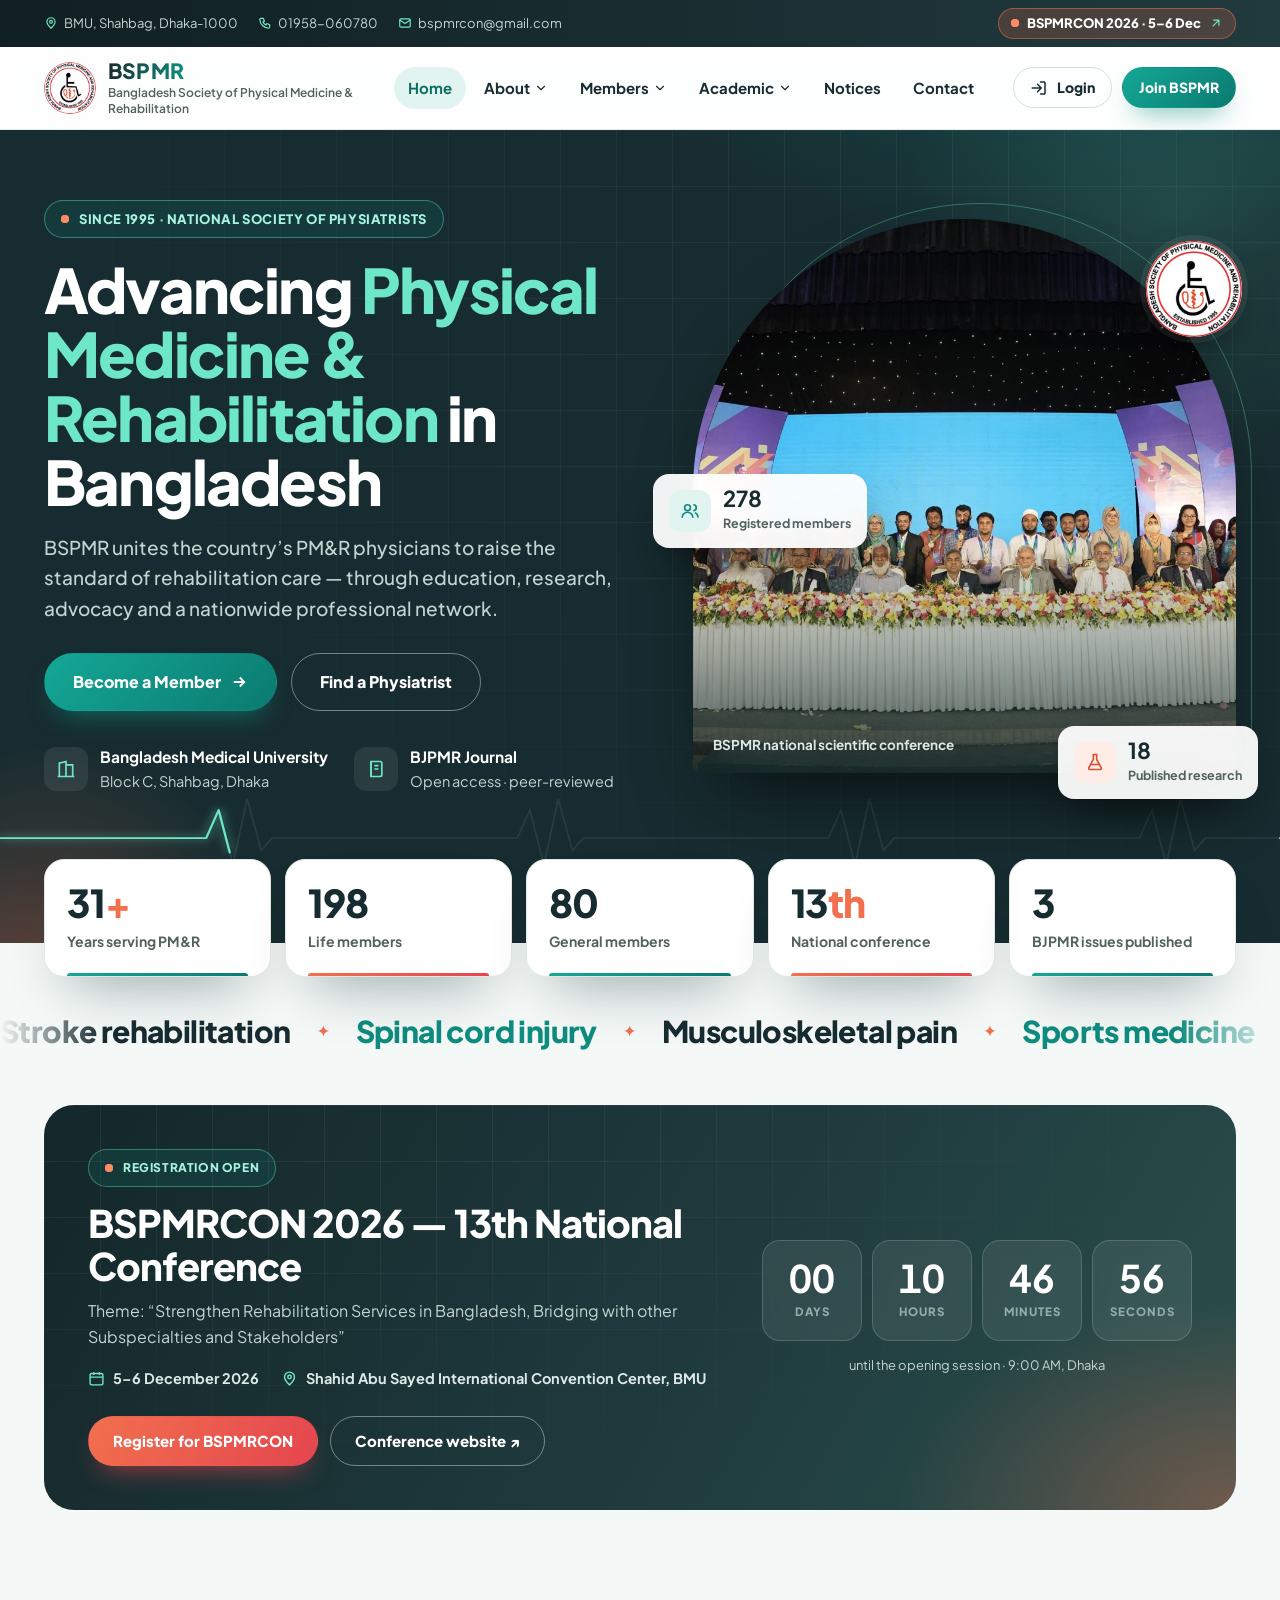
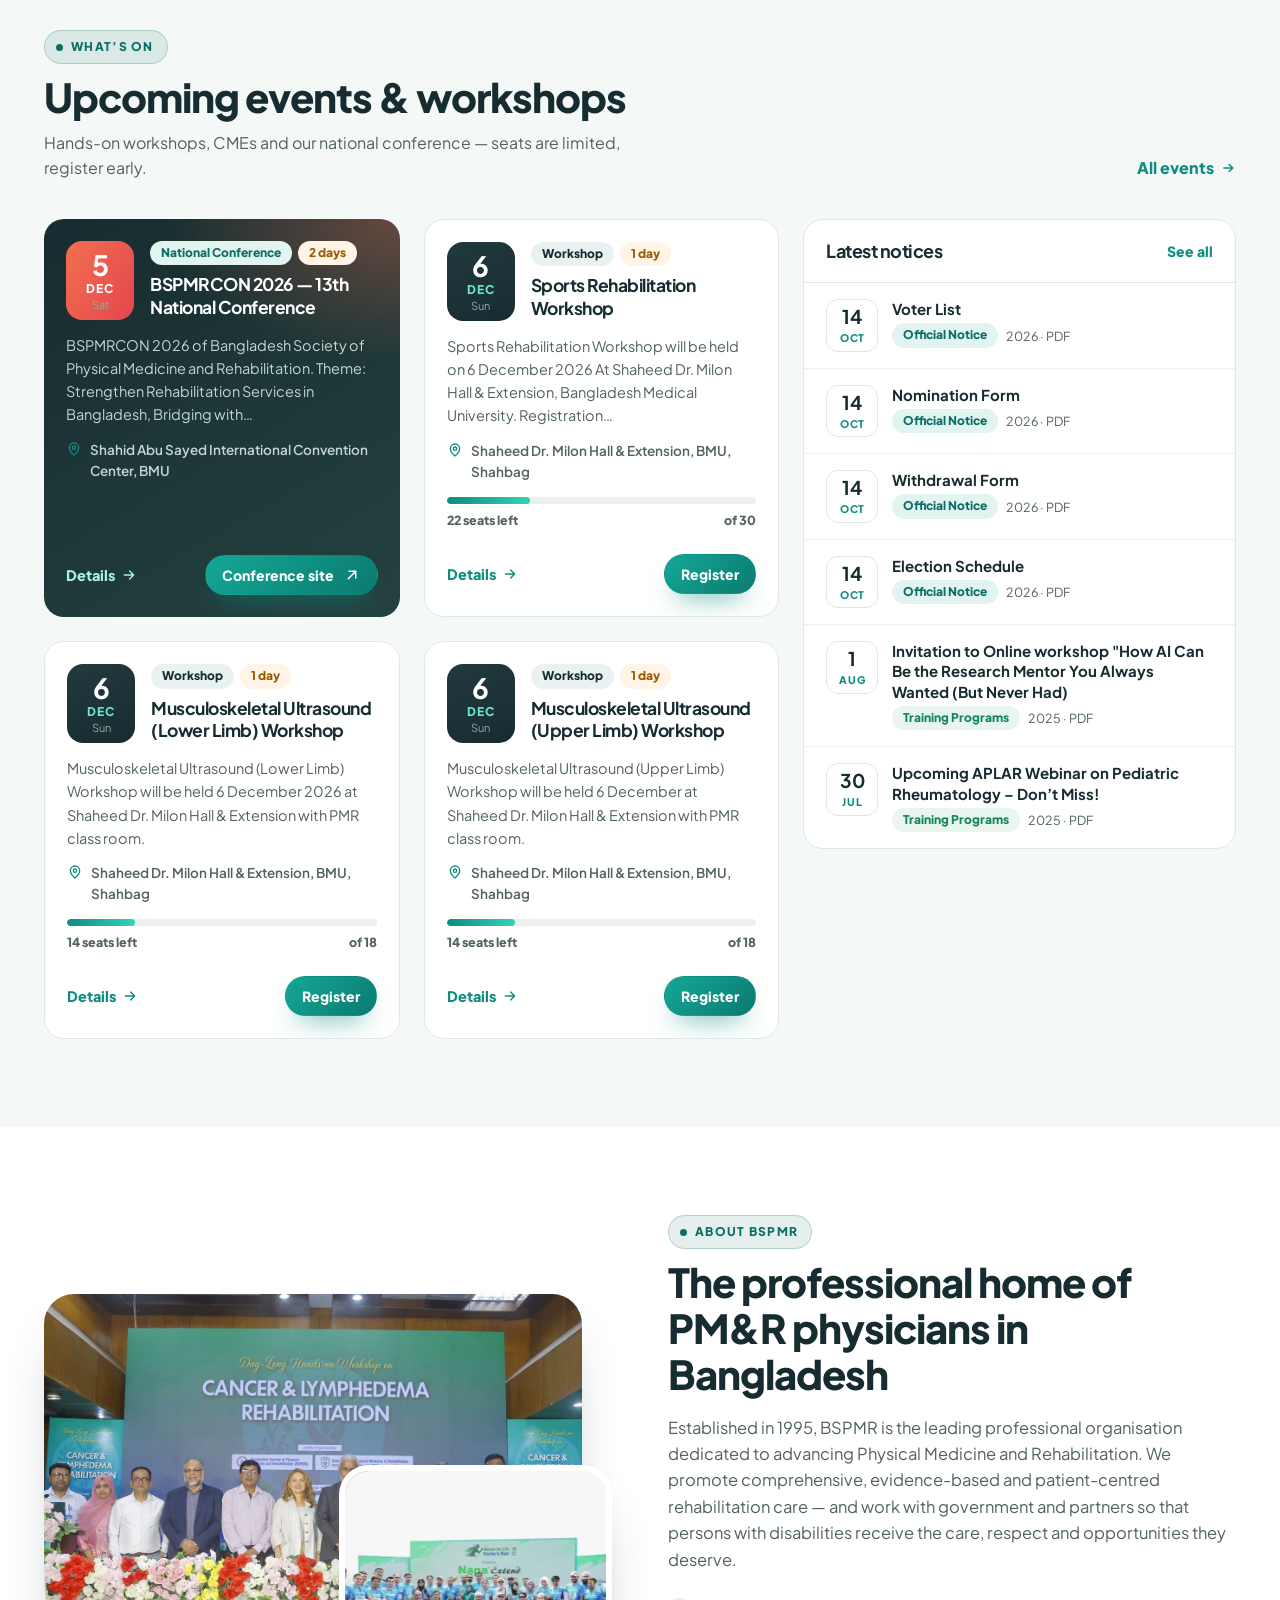
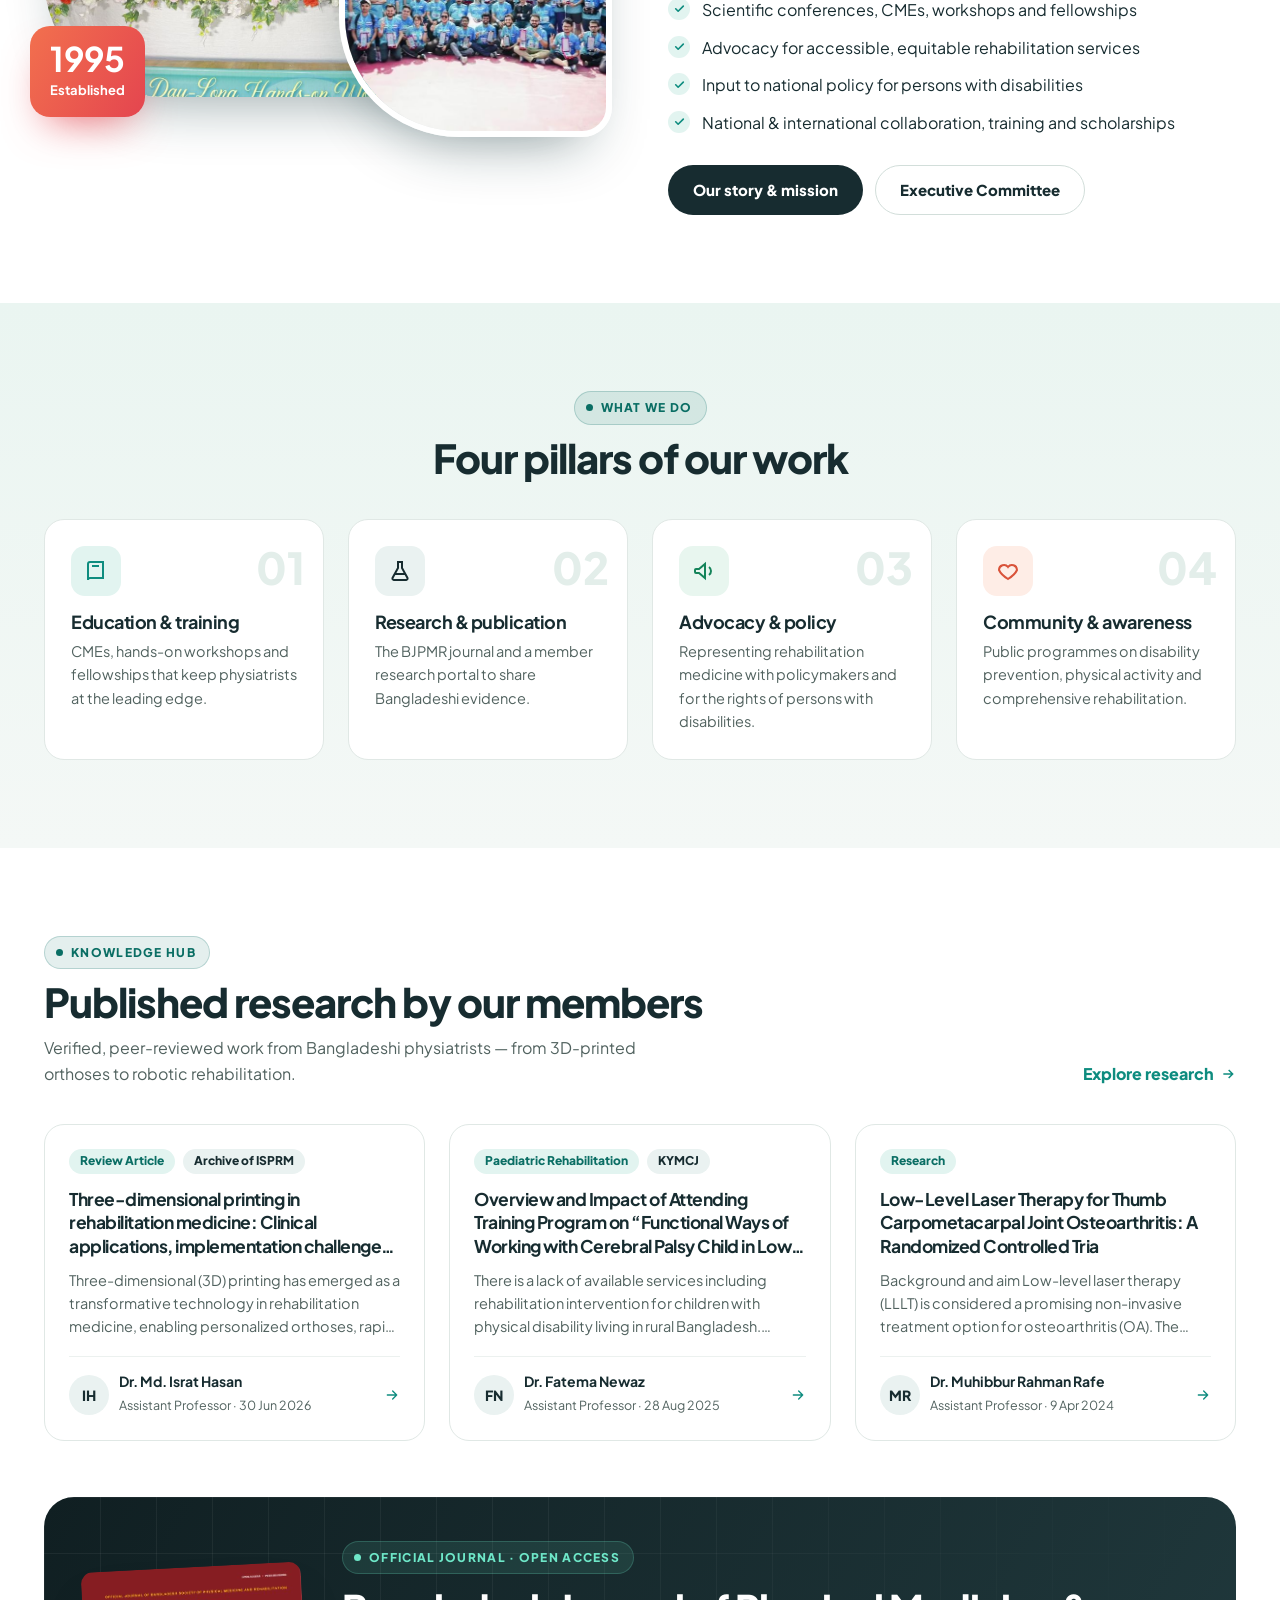
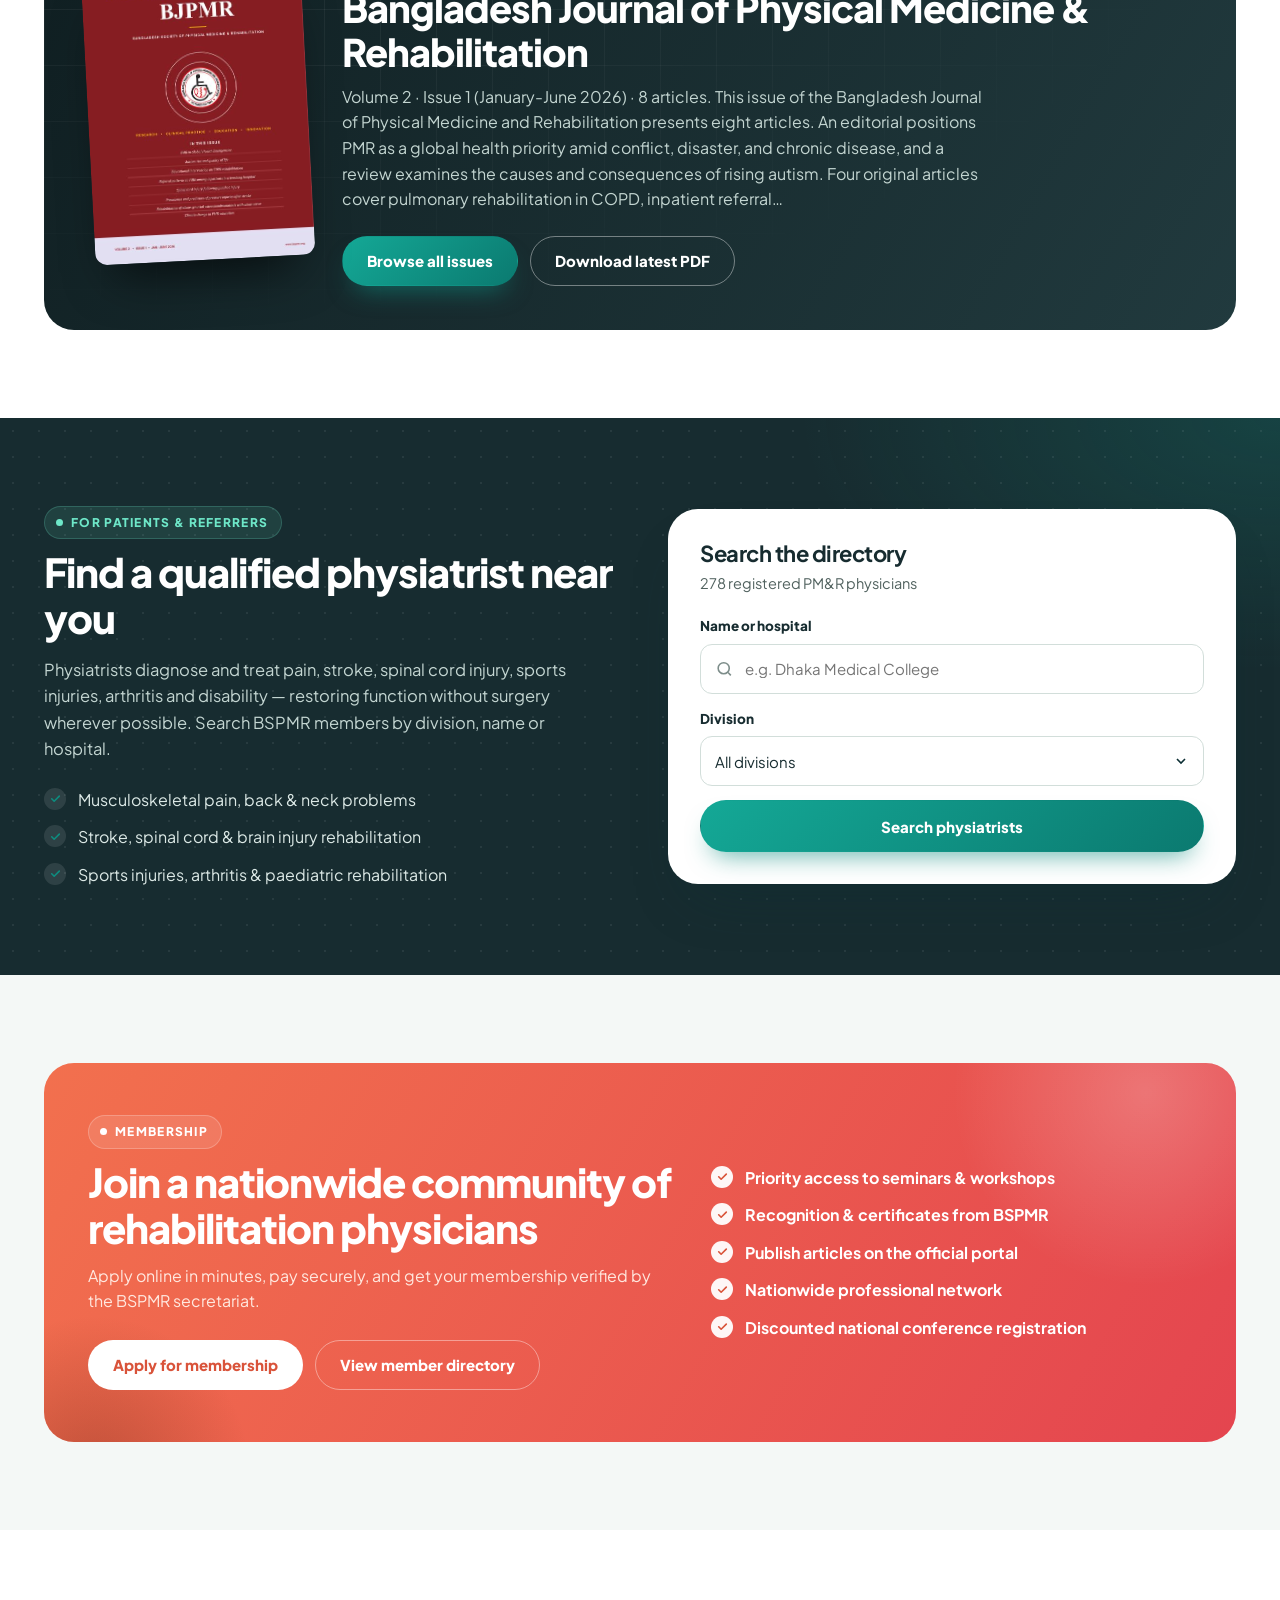
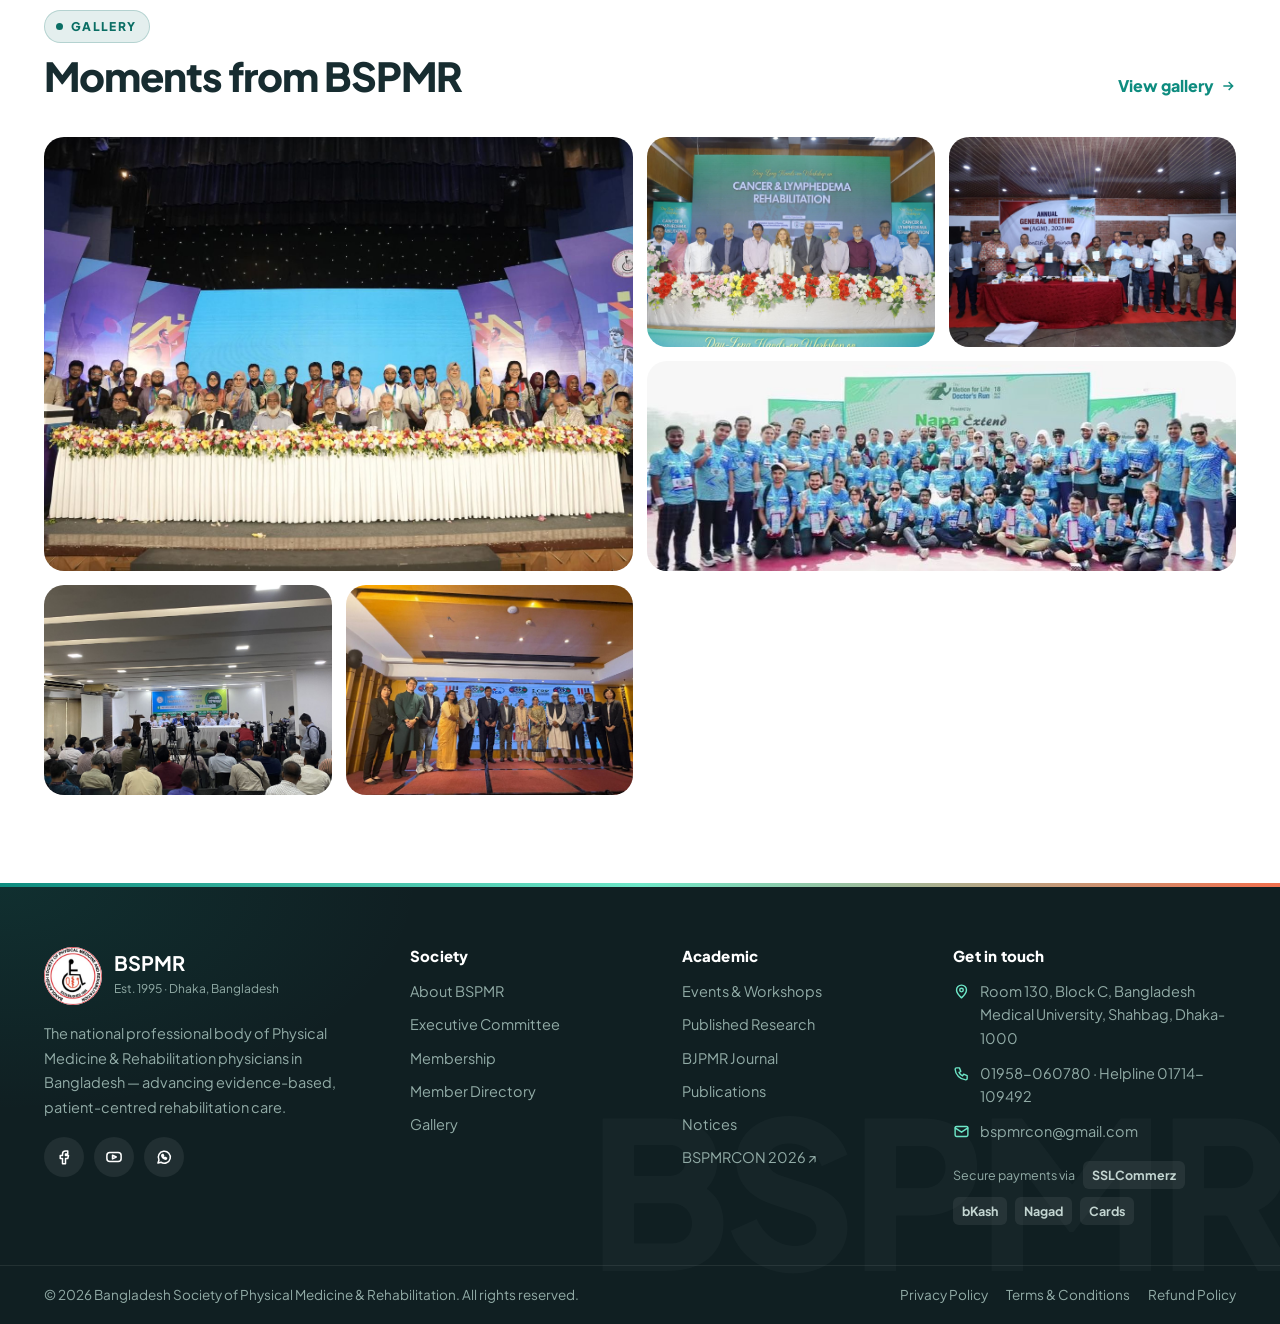
<file: index.html>
<!doctype html>
<html lang="en">
<head>
<meta charset="utf-8">
<meta name="viewport" content="width=device-width, initial-scale=1">
<title>BSPMR — Bangladesh Society of Physical Medicine &amp; Rehabilitation</title>
<meta name="description" content="Bangladesh Society of Physical Medicine and Rehabilitation (BSPMR) — the national professional body of PM&amp;R physicians in Bangladesh since 1995. Membership, events, research, BJPMR journal and Find a Physiatrist.">
<meta name="theme-color" content="#172C30">
<link rel="icon" type="image/png" href="assets/img/bspmr-logo.png">
<link rel="preconnect" href="https://fonts.googleapis.com">
<link rel="preconnect" href="https://fonts.gstatic.com" crossorigin>
<link rel="stylesheet" href="https://fonts.googleapis.com/css2?family=Plus+Jakarta+Sans:wght@400;500;600;700;800&display=swap">
<link rel="stylesheet" href="assets/css/style.css?v=4">
</head>
<body data-page="home">
<div id="site-header"></div>

<main id="main">

<!-- HERO -->
<section class="hero">
  <div class="hero-glow1 float2" aria-hidden="true"></div>
  <div class="hero-glow2 float1" aria-hidden="true"></div>
  <svg class="hero-ecg" viewBox="0 0 1440 120" preserveAspectRatio="none" aria-hidden="true">
    <path pathLength="1000" d="M0 70 H210 L232 70 L246 30 L262 108 L278 14 L294 88 L306 70 H560 L582 70 L596 30 L612 108 L628 14 L644 88 L656 70 H910 L932 70 L946 30 L962 108 L978 14 L994 88 L1006 70 H1260 L1282 70 L1296 30 L1312 108 L1328 14 L1344 88 L1356 70 H1440" fill="none" stroke="rgba(255,255,255,.08)" stroke-width="2"/>
    <path class="ecg" pathLength="1000" d="M0 70 H210 L232 70 L246 30 L262 108 L278 14 L294 88 L306 70 H560 L582 70 L596 30 L612 108 L628 14 L644 88 L656 70 H910 L932 70 L946 30 L962 108 L978 14 L994 88 L1006 70 H1260 L1282 70 L1296 30 L1312 108 L1328 14 L1344 88 L1356 70 H1440" fill="none" stroke="#6EE7C8" stroke-width="2.5" stroke-linecap="round" stroke-linejoin="round" stroke-dasharray="140 860" style="filter:drop-shadow(0 0 6px rgba(110,231,200,.85))"/>
  </svg>
  <div class="wrap">
    <div>
      <div class="hero-badge in1"><span class="ping-dot"></span>SINCE 1995 · NATIONAL SOCIETY OF PHYSIATRISTS</div>
      <h1 class="in2">Advancing <em>Physical Medicine &amp; Rehabilitation</em> in Bangladesh</h1>
      <p class="hero-lead in3">BSPMR unites the country’s PM&amp;R physicians to raise the standard of rehabilitation care — through education, research, advocacy and a nationwide professional network.</p>
      <div class="hero-ctas in4">
        <a class="btn btn-red shine lift" href="membership.html">Become a Member <svg viewBox="0 0 24 24" fill="none" stroke="currentColor" stroke-width="2.4" aria-hidden="true"><path d="M5 12h14M13 6l6 6-6 6"/></svg></a>
        <a class="btn btn-ghost-light lift" href="find-physiatrist.html">Find a Physiatrist</a>
      </div>
      <div class="hero-meta in4">
        <span><span class="hm-ic"><svg viewBox="0 0 24 24" fill="none" stroke="currentColor" stroke-width="2" aria-hidden="true"><path d="M4 21V5l8-2v18M12 7h8v14M2 21h20"/></svg></span><span><strong>Bangladesh Medical University</strong>Block C, Shahbag, Dhaka</span></span>
        <span><span class="hm-ic"><svg viewBox="0 0 24 24" fill="none" stroke="currentColor" stroke-width="2" aria-hidden="true"><path d="M6 3h11a2 2 0 0 1 2 2v14a2 2 0 0 1-2 2H6z"/><path d="M6 3v18M10 8h5M10 12h5"/></svg></span><span><strong>BJPMR Journal</strong>Open access · peer-reviewed</span></span>
      </div>
    </div>
    <div class="hero-visual in5">
      <figure class="hero-photo" style="margin:0">
        <img src="assets/img/gallery/g1.jpg" alt="BSPMR members on stage at the national scientific conference" width="1400" height="933">
        <figcaption>BSPMR national scientific conference</figcaption>
      </figure>
      <div class="hero-logo"><img src="assets/img/bspmr-logo.png" alt="" width="96" height="96"></div>
      <div class="hero-chip chip-a float1"><span class="ic"><svg viewBox="0 0 24 24" fill="none" stroke="currentColor" stroke-width="2" aria-hidden="true"><circle cx="9" cy="8" r="3.5"/><path d="M2.5 20a6.5 6.5 0 0 1 13 0"/><path d="M16 4.5a3.5 3.5 0 0 1 0 7M18 14a6 6 0 0 1 3.5 6"/></svg></span><span><b id="chipMembers">278</b><small>Registered members</small></span></div>
      <div class="hero-chip chip-b float2"><span class="ic ic-warm"><svg viewBox="0 0 24 24" fill="none" stroke="currentColor" stroke-width="2" aria-hidden="true"><path d="M9 3h6M10 3v6L4.5 19a1.5 1.5 0 0 0 1.3 2h12.4a1.5 1.5 0 0 0 1.3-2L14 9V3"/><path d="M7 15h10"/></svg></span><span><b id="chipResearch">18</b><small>Published research</small></span></div>
    </div>
  </div>
</section>

<!-- STATS -->
<div class="stats">
  <div class="wrap">
    <div class="stats-in rv">
      <div class="stat"><b id="statYears">30<i>+</i></b><span>Years serving PM&amp;R</span></div>
      <div class="stat"><b id="statLife">198</b><span>Life members</span></div>
      <div class="stat"><b id="statGen">80</b><span>General members</span></div>
      <div class="stat"><b>13<i>th</i></b><span>National conference</span></div>
      <div class="stat"><b id="statIssues">3</b><span>BJPMR issues published</span></div>
    </div>
  </div>
</div>

<!-- SPECIALTIES MARQUEE -->
<div class="marq" aria-label="Areas of rehabilitation care">
  <div class="marq-t">
    <span>Stroke rehabilitation</span><span>Spinal cord injury</span><span>Musculoskeletal pain</span><span>Sports medicine</span><span>Paediatric rehabilitation</span><span>Prosthetics &amp; orthotics</span><span>Cancer &amp; lymphedema care</span><span>Interventional physiatry</span>
    <span aria-hidden="true">Stroke rehabilitation</span><span aria-hidden="true">Spinal cord injury</span><span aria-hidden="true">Musculoskeletal pain</span><span aria-hidden="true">Sports medicine</span><span aria-hidden="true">Paediatric rehabilitation</span><span aria-hidden="true">Prosthetics &amp; orthotics</span><span aria-hidden="true">Cancer &amp; lymphedema care</span><span aria-hidden="true">Interventional physiatry</span>
  </div>
</div>

<!-- CONFERENCE -->
<section class="section-sm" style="padding-top:44px">
  <div class="wrap">
    <div class="con rv">
      <div>
        <span class="hero-badge" style="font-size:12px"><span class="ping-dot"></span>REGISTRATION OPEN</span>
        <h2>BSPMRCON <span>2026</span> — 13th National Conference</h2>
        <p>Theme: “Strengthen Rehabilitation Services in Bangladesh, Bridging with other Subspecialties and Stakeholders”</p>
        <div class="con-meta">
          <span><svg viewBox="0 0 24 24" fill="none" stroke="currentColor" stroke-width="2" aria-hidden="true"><rect x="3" y="5" width="18" height="16" rx="2"/><path d="M16 3v4M8 3v4M3 10h18"/></svg>5–6 December 2026</span>
          <span><svg viewBox="0 0 24 24" fill="none" stroke="currentColor" stroke-width="2" aria-hidden="true"><path d="M12 21s-7-6.2-7-11a7 7 0 0 1 14 0c0 4.8-7 11-7 11z"/><circle cx="12" cy="10" r="2.5"/></svg>Shahid Abu Sayed International Convention Center, BMU</span>
        </div>
        <div style="display:flex;gap:12px;flex-wrap:wrap">
          <a class="btn btn-warm shine" href="https://mkrashed.github.io/bspmr-prototype/registration.html" target="_blank" rel="noopener">Register for BSPMRCON</a>
          <a class="btn btn-ghost-light" href="https://mkrashed.github.io/bspmr-prototype/" target="_blank" rel="noopener">Conference website ↗</a>
        </div>
      </div>
      <div>
        <div class="cd" id="countdown">
          <div><b data-u="d">00</b><small>Days</small></div>
          <div><b data-u="h">00</b><small>Hours</small></div>
          <div><b data-u="m">00</b><small>Minutes</small></div>
          <div><b data-u="s">00</b><small>Seconds</small></div>
        </div>
        <p class="cd-note" id="cdNote">until the opening session · 9:00 AM, Dhaka</p>
      </div>
    </div>
  </div>
</section>

<!-- EVENTS + NOTICES -->
<section class="section" style="padding-top:60px">
  <div class="wrap">
    <div class="sh rv">
      <div><span class="eyebrow">What’s on</span><h2>Upcoming <em>events</em> &amp; workshops</h2><p>Hands-on workshops, CMEs and our national conference — seats are limited, register early.</p></div>
      <a class="link-arrow" href="events.html">All events <svg viewBox="0 0 24 24" fill="none" stroke="currentColor" stroke-width="2.2" aria-hidden="true"><path d="M5 12h14M13 6l6 6-6 6"/></svg></a>
    </div>
    <div class="grid" style="grid-template-columns:minmax(0,1.7fr) minmax(0,1fr);align-items:start" id="evNoticeGrid">
      <div class="grid" style="grid-template-columns:repeat(auto-fit,minmax(min(100%,300px),1fr))" id="homeEvents"></div>
      <aside class="nl rv" aria-labelledby="nlh">
        <div class="nl-h"><h3 id="nlh">Latest notices</h3><a class="link-arrow" href="notices.html" style="font-size:14px">See all</a></div>
        <div id="homeNotices"></div>
      </aside>
    </div>
  </div>
</section>

<!-- ABOUT -->
<section class="section section-white">
  <div class="wrap split">
    <div class="photo-stack rv">
      <img src="assets/img/gallery/g8.jpg" alt="Hands-on workshop on cancer and lymphedema rehabilitation" loading="lazy" width="1400" height="933">
      <img class="ps2" src="assets/img/gallery/g4.jpg" alt="BSPMR members at the Doctors’ Run" loading="lazy" width="828" height="539">
      <div class="since"><b>1995</b><small>Established</small></div>
    </div>
    <div class="rv">
      <span class="eyebrow">About BSPMR</span>
      <h2 style="font-size:clamp(28px,3.2vw,40px);font-weight:800;letter-spacing:-1px;margin:10px 0 18px">The professional home of <em>PM&amp;R physicians</em> in Bangladesh</h2>
      <p class="muted" style="font-size:16.5px">Established in 1995, BSPMR is the leading professional organisation dedicated to advancing Physical Medicine and Rehabilitation. We promote comprehensive, evidence-based and patient-centred rehabilitation care — and work with government and partners so that persons with disabilities receive the care, respect and opportunities they deserve.</p>
      <ul class="check-list" style="margin:24px 0 30px">
        <li>Scientific conferences, CMEs, workshops and fellowships</li>
        <li>Advocacy for accessible, equitable rehabilitation services</li>
        <li>Input to national policy for persons with disabilities</li>
        <li>National &amp; international collaboration, training and scholarships</li>
      </ul>
      <div style="display:flex;gap:12px;flex-wrap:wrap">
        <a class="btn btn-navy" href="about.html">Our story &amp; mission</a>
        <a class="btn btn-ghost" href="committee.html">Executive Committee</a>
      </div>
    </div>
  </div>
</section>

<!-- PILLARS -->
<section class="section section-tint">
  <div class="wrap">
    <div class="sh rv" style="justify-content:center;text-align:center"><div><span class="eyebrow">What we do</span><h2>Four pillars of <em>our work</em></h2></div></div>
    <div class="grid g4">
      <div class="pillar lift rv"><span class="pillar-n">01</span><span class="ic"><svg viewBox="0 0 24 24" fill="none" stroke="currentColor" stroke-width="2" aria-hidden="true"><path d="M4 5a2 2 0 0 1 2-2h13v16H6a2 2 0 0 0-2 2z"/><path d="M4 19V5M8 7h7"/></svg></span><h3>Education &amp; training</h3><p>CMEs, hands-on workshops and fellowships that keep physiatrists at the leading edge.</p></div>
      <div class="pillar lift rv" style="transition-delay:60ms"><span class="pillar-n">02</span><span class="ic ic-navy"><svg viewBox="0 0 24 24" fill="none" stroke="currentColor" stroke-width="2" aria-hidden="true"><path d="M9 3h6M10 3v6L4.5 19a1.5 1.5 0 0 0 1.3 2h12.4a1.5 1.5 0 0 0 1.3-2L14 9V3"/><path d="M7 15h10"/></svg></span><h3>Research &amp; publication</h3><p>The BJPMR journal and a member research portal to share Bangladeshi evidence.</p></div>
      <div class="pillar lift rv" style="transition-delay:120ms"><span class="pillar-n">03</span><span class="ic ic-green"><svg viewBox="0 0 24 24" fill="none" stroke="currentColor" stroke-width="2" aria-hidden="true"><path d="M3 11v2a1 1 0 0 0 1 1h3l6 5V5L7 10H4a1 1 0 0 0-1 1z"/><path d="M17 8a5 5 0 0 1 0 8"/></svg></span><h3>Advocacy &amp; policy</h3><p>Representing rehabilitation medicine with policymakers and for the rights of persons with disabilities.</p></div>
      <div class="pillar lift rv" style="transition-delay:180ms"><span class="pillar-n">04</span><span class="ic ic-warm"><svg viewBox="0 0 24 24" fill="none" stroke="currentColor" stroke-width="2" aria-hidden="true"><path d="M12 20s-7-4.4-9-9a5 5 0 0 1 9-3 5 5 0 0 1 9 3c-2 4.6-9 9-9 9z"/></svg></span><h3>Community &amp; awareness</h3><p>Public programmes on disability prevention, physical activity and comprehensive rehabilitation.</p></div>
    </div>
  </div>
</section>

<!-- RESEARCH + JOURNAL -->
<section class="section section-white">
  <div class="wrap">
    <div class="sh rv">
      <div><span class="eyebrow">Knowledge hub</span><h2>Published research by <em>our members</em></h2><p>Verified, peer-reviewed work from Bangladeshi physiatrists — from 3D-printed orthoses to robotic rehabilitation.</p></div>
      <a class="link-arrow" href="research.html">Explore research <svg viewBox="0 0 24 24" fill="none" stroke="currentColor" stroke-width="2.2" aria-hidden="true"><path d="M5 12h14M13 6l6 6-6 6"/></svg></a>
    </div>
    <div class="grid g3" id="homeResearch"></div>

    <div class="con rv" style="margin-top:56px;grid-template-columns:1fr;background:linear-gradient(120deg,#101F22,#213A3E)">
      <div class="jf">
        <img class="jf-cover" id="jfCover" src="assets/img/journal/v2i1.jpg" alt="Cover of the latest BJPMR issue" loading="lazy" width="451" height="600">
        <div>
          <span class="eyebrow" style="color:var(--coral)">Official journal · Open access</span>
          <h2 style="margin-top:12px">Bangladesh Journal of <em>Physical Medicine &amp; Rehabilitation</em></h2>
          <p id="jfDesc" style="margin-top:10px;max-width:640px">Published twice a year, free to read and download.</p>
          <div style="display:flex;gap:12px;flex-wrap:wrap;margin-top:24px">
            <a class="btn btn-red" href="journal.html">Browse all issues</a>
            <a class="btn btn-ghost-light" id="jfPdf" href="journal.html" target="_blank" rel="noopener">Download latest PDF</a>
          </div>
        </div>
      </div>
    </div>
  </div>
</section>

<!-- FIND A PHYSIATRIST -->
<section class="section section-navy" style="position:relative;overflow:hidden">
  <div aria-hidden="true" style="position:absolute;inset:0;background-image:radial-gradient(rgba(255,255,255,.07) 1px,transparent 1px);background-size:26px 26px"></div>
  <div class="wrap split" style="position:relative">
    <div class="rv">
      <span class="eyebrow">For patients &amp; referrers</span>
      <h2 style="font-size:clamp(28px,3.2vw,40px);font-weight:800;letter-spacing:-1px;margin:10px 0 16px">Find a qualified <em>physiatrist</em> near you</h2>
      <p style="color:#C3D5D1;font-size:16.5px">Physiatrists diagnose and treat pain, stroke, spinal cord injury, sports injuries, arthritis and disability — restoring function without surgery wherever possible. Search BSPMR members by division, name or hospital.</p>
      <ul class="check-list" style="margin-top:24px;color:#DCE9E6">
        <li>Musculoskeletal pain, back &amp; neck problems</li>
        <li>Stroke, spinal cord &amp; brain injury rehabilitation</li>
        <li>Sports injuries, arthritis &amp; paediatric rehabilitation</li>
      </ul>
    </div>
    <form class="finder rv" action="find-physiatrist.html" method="get">
      <h3 style="font-size:22px">Search the directory</h3>
      <p class="muted" style="font-size:14.5px;margin-top:6px"><span id="finderCount">278</span> registered PM&amp;R physicians</p>
      <div style="display:grid;gap:14px;margin-top:20px">
        <div><label class="lbl" for="fq">Name or hospital</label><div class="search-field"><svg viewBox="0 0 24 24" fill="none" stroke="currentColor" stroke-width="2" aria-hidden="true"><circle cx="11" cy="11" r="7"/><path d="m20 20-3.5-3.5"/></svg><input class="field" id="fq" name="q" placeholder="e.g. Dhaka Medical College"></div></div>
        <div><label class="lbl" for="fdiv">Division</label><select class="field" id="fdiv" name="div"><option value="">All divisions</option></select></div>
        <button class="btn btn-red" type="submit" style="width:100%;min-height:52px">Search physiatrists</button>
      </div>
    </form>
  </div>
</section>

<!-- MEMBERSHIP CTA -->
<section class="section">
  <div class="wrap">
    <div class="cta-band rv">
      <div>
        <span class="eyebrow" style="color:#fff">Membership</span>
        <h2 style="margin-top:10px">Join a nationwide community of <em>rehabilitation physicians</em></h2>
        <p>Apply online in minutes, pay securely, and get your membership verified by the BSPMR secretariat.</p>
        <div style="display:flex;gap:12px;flex-wrap:wrap;margin-top:26px">
          <a class="btn btn-white" href="membership.html">Apply for membership</a>
          <a class="btn btn-ghost-light" href="members.html">View member directory</a>
        </div>
      </div>
      <ul class="check-list" style="font-weight:700">
        <li>Priority access to seminars &amp; workshops</li>
        <li>Recognition &amp; certificates from BSPMR</li>
        <li>Publish articles on the official portal</li>
        <li>Nationwide professional network</li>
        <li>Discounted national conference registration</li>
      </ul>
    </div>
  </div>
</section>

<!-- GALLERY -->
<section class="section section-white" style="padding-top:80px">
  <div class="wrap">
    <div class="sh rv">
      <div><span class="eyebrow">Gallery</span><h2>Moments from <em>BSPMR</em></h2></div>
      <a class="link-arrow" href="gallery.html">View gallery <svg viewBox="0 0 24 24" fill="none" stroke="currentColor" stroke-width="2.2" aria-hidden="true"><path d="M5 12h14M13 6l6 6-6 6"/></svg></a>
    </div>
    <div class="gal rv" id="homeGal"></div>
  </div>
</section>

</main>

<div id="site-footer"></div>
<script src="assets/js/data.js?v=4"></script>
<script src="assets/js/site.js?v=4"></script>
<script>
(function () {
  var B = BSPMR, D = B.data;

  // live counts from data
  var total = D.life.length + D.general.length;
  document.getElementById('chipMembers').textContent = total;
  document.getElementById('finderCount').textContent = total;
  document.getElementById('statLife').textContent = D.life.length;
  document.getElementById('statGen').textContent = D.general.length;
  document.getElementById('chipResearch').textContent = D.researches.length;
  var published = D.journals.filter(function (j) { return j.status === 'Published'; });
  document.getElementById('statIssues').textContent = published.length;
  document.getElementById('statYears').innerHTML = (new Date().getFullYear() - 1995) + '<i>+</i>';

  // events: upcoming first, conference first among same date
  var evs = D.events.slice().sort(function (a, b) { return a.date.localeCompare(b.date) || (B.isConf(b) - B.isConf(a)); });
  var up = evs.filter(function (e) { return !B.evPast(e); });
  document.getElementById('homeEvents').innerHTML = (up.length ? up : evs).slice(0, 4).map(B.eventCard).join('');
  B.bindEventDetails(document.getElementById('homeEvents'));

  document.getElementById('homeNotices').innerHTML = D.notices.slice(0, 6).map(B.noticeItem).join('');

  var seenAu = {}, picks = D.researches.filter(function (r) { if (seenAu[r.author]) return false; seenAu[r.author] = 1; return true; }).slice(0, 3);
  document.getElementById('homeResearch').innerHTML = picks.map(B.researchCard).join('');

  var latest = published[0];
  if (latest) {
    document.getElementById('jfDesc').textContent = latest.title + ' (' + latest.period + ' ' + latest.year + ') · ' + latest.count + ' articles. ' + latest.desc;
    if (latest.cover) document.getElementById('jfCover').src = latest.cover;
    if (latest.pdf) document.getElementById('jfPdf').href = latest.pdf;
  }

  var sel = document.getElementById('fdiv');
  D.divisions.forEach(function (d) { var o = document.createElement('option'); o.value = o.textContent = d; sel.appendChild(o); });

  var G = B.GALLERY.slice(0, 6), cls = ['w2 h2', '', '', 'w2', '', ''];
  var gal = document.getElementById('homeGal');
  gal.innerHTML = G.map(function (g, i) { return '<a href="' + g.src + '" class="' + cls[i] + '" data-i="' + i + '" data-cap="' + B.esc(g.cap) + '"><img src="' + g.src + '" alt="' + B.esc(g.cap) + '" loading="lazy"></a>'; }).join('');
  gal.addEventListener('click', function (e) { var a = e.target.closest('a'); if (!a) return; e.preventDefault(); B.lightbox(G, +a.dataset.i); });

  // countdown to BSPMRCON 2026 opening (Dhaka time)
  var target = Date.parse('2026-12-05T09:00:00+06:00');
  var cd = document.getElementById('countdown');
  function pad(n) { return (n < 10 ? '0' : '') + n; }
  function tick() {
    var ms = target - Date.now();
    if (ms <= 0) { document.getElementById('cdNote').textContent = 'The conference has begun — see the conference website for live updates.'; ms = 0; }
    var s = Math.floor(ms / 1000);
    cd.querySelector('[data-u=d]').textContent = pad(Math.floor(s / 86400));
    cd.querySelector('[data-u=h]').textContent = pad(Math.floor(s % 86400 / 3600));
    cd.querySelector('[data-u=m]').textContent = pad(Math.floor(s % 3600 / 60));
    cd.querySelector('[data-u=s]').textContent = pad(s % 60);
  }
  tick(); setInterval(tick, 1000);

  B.reveal();
})();
</script>
<style>
@media (max-width:980px){#evNoticeGrid{grid-template-columns:1fr !important}}
</style>
</body>
</html>
</file>
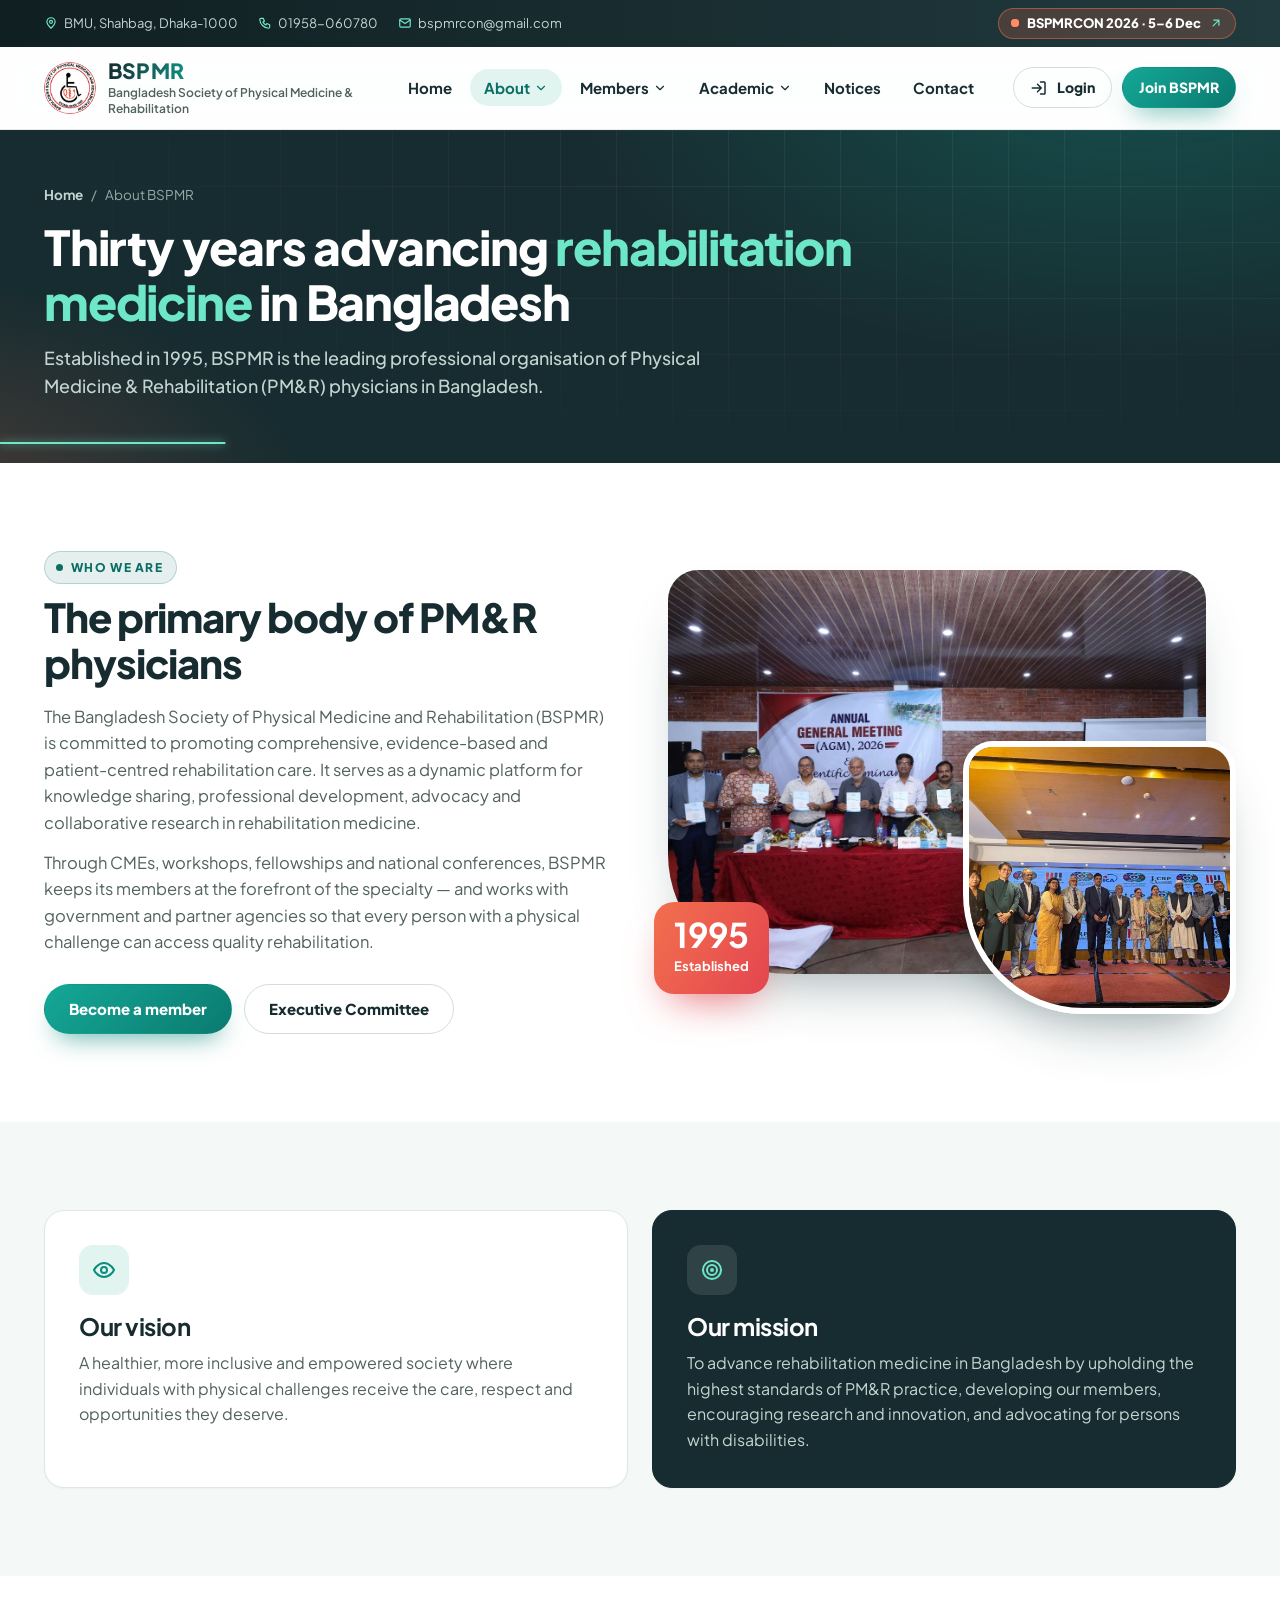
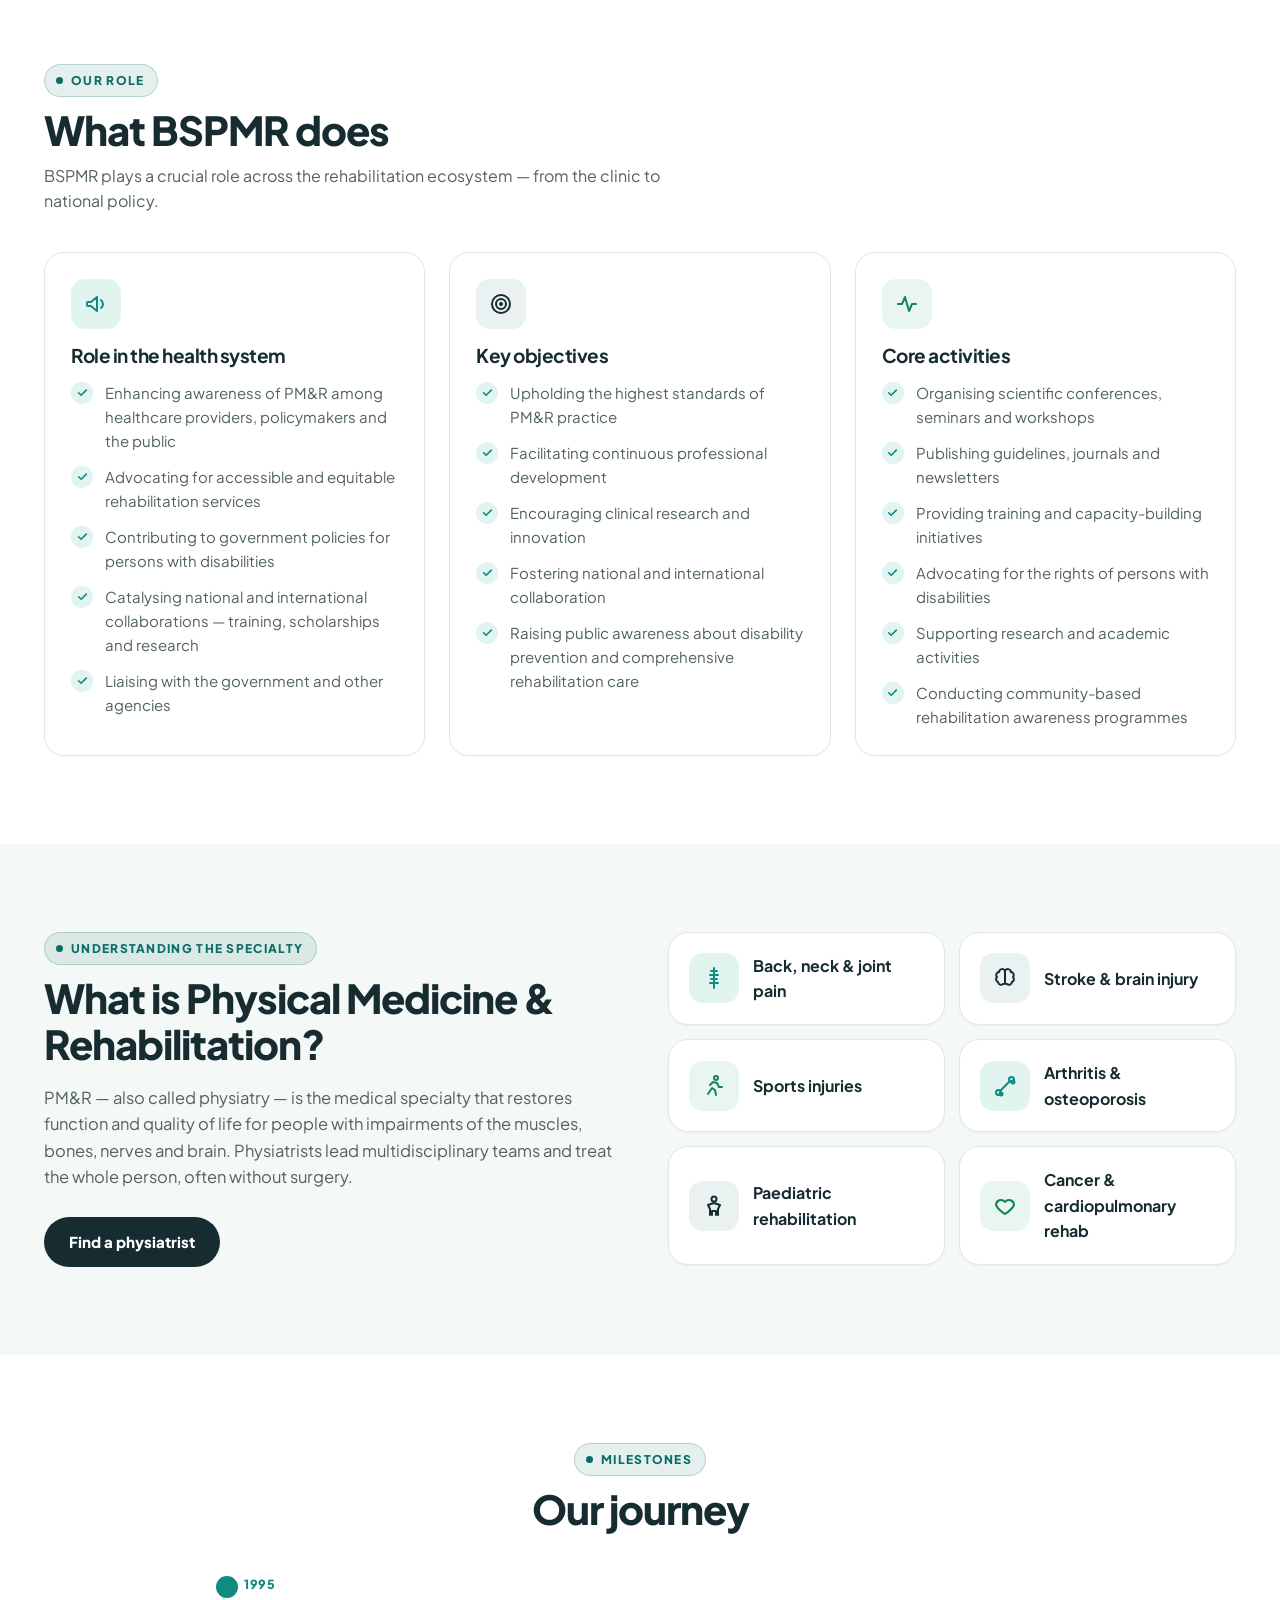
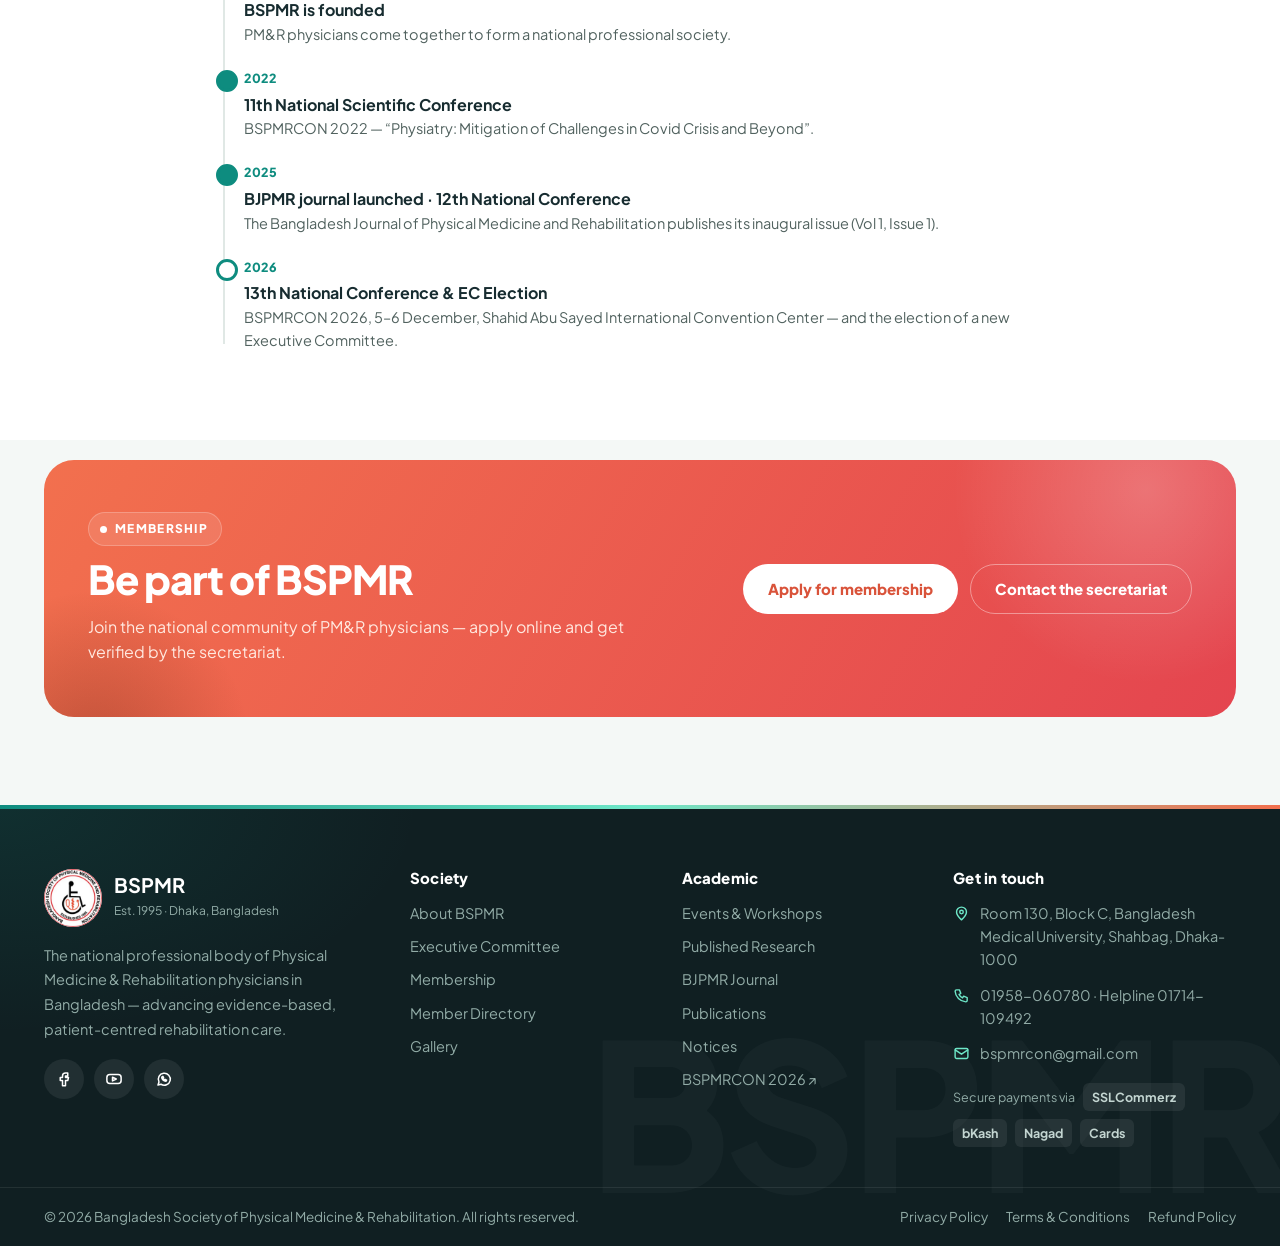
<file: about.html>
<!doctype html>
<html lang="en">
<head>
<meta charset="utf-8">
<meta name="viewport" content="width=device-width, initial-scale=1">
<title>About — BSPMR</title>
<meta name="description" content="About the Bangladesh Society of Physical Medicine and Rehabilitation (BSPMR): history, mission, objectives and core activities since 1995.">
<meta name="theme-color" content="#172C30">
<link rel="icon" type="image/png" href="assets/img/bspmr-logo.png">
<link rel="preconnect" href="https://fonts.googleapis.com">
<link rel="preconnect" href="https://fonts.gstatic.com" crossorigin>
<link rel="stylesheet" href="https://fonts.googleapis.com/css2?family=Plus+Jakarta+Sans:wght@400;500;600;700;800&display=swap">
<link rel="stylesheet" href="assets/css/style.css?v=4">
</head>
<body data-page="about">
<div id="site-header"></div>

<main id="main">
<section class="phero">
  <div class="wrap">
    <nav class="crumbs in1" aria-label="Breadcrumb"><a href="index.html">Home</a><span aria-hidden="true">/</span><span>About BSPMR</span></nav>
    <h1 class="in2">Thirty years advancing <em>rehabilitation medicine</em> in Bangladesh</h1>
    <p class="in3">Established in 1995, BSPMR is the leading professional organisation of Physical Medicine &amp; Rehabilitation (PM&amp;R) physicians in Bangladesh.</p>
  </div>
  <svg class="phero-ecg" viewBox="0 0 1440 60" preserveAspectRatio="none" aria-hidden="true"><path class="ecg" pathLength="1000" d="M0 40 H300 L318 40 L330 14 L344 56 L358 4 L372 48 L382 40 H760 L778 40 L790 14 L804 56 L818 4 L832 48 L842 40 H1180 L1198 40 L1210 14 L1224 56 L1238 4 L1252 48 L1262 40 H1440" fill="none" stroke="#6EE7C8" stroke-width="2" stroke-linecap="round" stroke-linejoin="round" stroke-dasharray="140 860" style="filter:drop-shadow(0 0 5px rgba(110,231,200,.8))"/></svg>
</section>

<section class="section section-white">
  <div class="wrap split">
    <div class="rv">
      <span class="eyebrow">Who we are</span>
      <h2 style="font-size:clamp(28px,3.2vw,40px);font-weight:800;letter-spacing:-1px;margin:10px 0 18px">The primary body of <em>PM&amp;R physicians</em></h2>
      <p class="muted" style="font-size:16.5px">The Bangladesh Society of Physical Medicine and Rehabilitation (BSPMR) is committed to promoting comprehensive, evidence-based and patient-centred rehabilitation care. It serves as a dynamic platform for knowledge sharing, professional development, advocacy and collaborative research in rehabilitation medicine.</p>
      <p class="muted" style="font-size:16.5px;margin-top:14px">Through CMEs, workshops, fellowships and national conferences, BSPMR keeps its members at the forefront of the specialty — and works with government and partner agencies so that every person with a physical challenge can access quality rehabilitation.</p>
      <div style="display:flex;gap:12px;flex-wrap:wrap;margin-top:28px"><a class="btn btn-red" href="membership.html">Become a member</a><a class="btn btn-ghost" href="committee.html">Executive Committee</a></div>
    </div>
    <div class="photo-stack rv">
      <img src="assets/img/gallery/g7.jpg" alt="BSPMR Annual General Meeting and scientific seminar 2026" width="1400" height="933">
      <img class="ps2" src="assets/img/gallery/g5.jpg" alt="BSPMR members with international partners" loading="lazy" width="1280" height="960">
      <div class="since"><b>1995</b><small>Established</small></div>
    </div>
  </div>
</section>

<section class="section">
  <div class="wrap">
    <div class="grid g2">
      <div class="card lift rv" style="padding:34px"><span class="ic"><svg viewBox="0 0 24 24" fill="none" stroke="currentColor" stroke-width="2" stroke-linecap="round" stroke-linejoin="round" aria-hidden="true"><path d="M2 12s3.5-7 10-7 10 7 10 7-3.5 7-10 7S2 12 2 12z"/><circle cx="12" cy="12" r="3"/></svg></span><h3 style="font-size:24px;margin:18px 0 10px">Our vision</h3><p class="muted" style="font-size:16px">A healthier, more inclusive and empowered society where individuals with physical challenges receive the care, respect and opportunities they deserve.</p></div>
      <div class="card lift rv" style="padding:34px;background:var(--navy);color:#fff;border-color:var(--navy)"><span class="ic" style="background:rgba(255,255,255,.1);color:var(--coral)"><svg viewBox="0 0 24 24" fill="none" stroke="currentColor" stroke-width="2" stroke-linecap="round" stroke-linejoin="round" aria-hidden="true"><circle cx="12" cy="12" r="9"/><circle cx="12" cy="12" r="5"/><circle cx="12" cy="12" r="1"/></svg></span><h3 style="font-size:24px;margin:18px 0 10px">Our mission</h3><p style="font-size:16px;color:#C3D5D1">To advance rehabilitation medicine in Bangladesh by upholding the highest standards of PM&amp;R practice, developing our members, encouraging research and innovation, and advocating for persons with disabilities.</p></div>
    </div>
  </div>
</section>

<section class="section section-white">
  <div class="wrap">
    <div class="sh rv"><div><span class="eyebrow">Our role</span><h2>What <em>BSPMR</em> does</h2><p>BSPMR plays a crucial role across the rehabilitation ecosystem — from the clinic to national policy.</p></div></div>
    <div class="grid g3">
      <div class="card rv"><span class="ic"><svg viewBox="0 0 24 24" fill="none" stroke="currentColor" stroke-width="2" stroke-linecap="round" stroke-linejoin="round" aria-hidden="true"><path d="M3 11v2a1 1 0 0 0 1 1h3l6 5V5L7 10H4a1 1 0 0 0-1 1z"/><path d="M17 8a5 5 0 0 1 0 8"/></svg></span><h3 style="margin:16px 0 14px">Role in the health system</h3><ul class="check-list muted" style="font-size:15px">
        <li>Enhancing awareness of PM&amp;R among healthcare providers, policymakers and the public</li>
        <li>Advocating for accessible and equitable rehabilitation services</li>
        <li>Contributing to government policies for persons with disabilities</li>
        <li>Catalysing national and international collaborations — training, scholarships and research</li>
        <li>Liaising with the government and other agencies</li></ul></div>
      <div class="card rv" style="transition-delay:60ms"><span class="ic ic-navy"><svg viewBox="0 0 24 24" fill="none" stroke="currentColor" stroke-width="2" stroke-linecap="round" stroke-linejoin="round" aria-hidden="true"><circle cx="12" cy="12" r="9"/><circle cx="12" cy="12" r="5"/><circle cx="12" cy="12" r="1"/></svg></span><h3 style="margin:16px 0 14px">Key objectives</h3><ul class="check-list muted" style="font-size:15px">
        <li>Upholding the highest standards of PM&amp;R practice</li>
        <li>Facilitating continuous professional development</li>
        <li>Encouraging clinical research and innovation</li>
        <li>Fostering national and international collaboration</li>
        <li>Raising public awareness about disability prevention and comprehensive rehabilitation care</li></ul></div>
      <div class="card rv" style="transition-delay:120ms"><span class="ic ic-green"><svg viewBox="0 0 24 24" fill="none" stroke="currentColor" stroke-width="2" stroke-linecap="round" stroke-linejoin="round" aria-hidden="true"><path d="M3 12h4l3-7 4 14 3-7h4"/></svg></span><h3 style="margin:16px 0 14px">Core activities</h3><ul class="check-list muted" style="font-size:15px">
        <li>Organising scientific conferences, seminars and workshops</li>
        <li>Publishing guidelines, journals and newsletters</li>
        <li>Providing training and capacity-building initiatives</li>
        <li>Advocating for the rights of persons with disabilities</li>
        <li>Supporting research and academic activities</li>
        <li>Conducting community-based rehabilitation awareness programmes</li></ul></div>
    </div>
  </div>
</section>

<section class="section">
  <div class="wrap split" style="align-items:start">
    <div class="rv">
      <span class="eyebrow">Understanding the specialty</span>
      <h2 style="font-size:clamp(28px,3.2vw,40px);font-weight:800;letter-spacing:-1px;margin:10px 0 18px">What is Physical Medicine &amp; Rehabilitation?</h2>
      <p class="muted" style="font-size:16.5px">PM&amp;R — also called physiatry — is the medical specialty that restores function and quality of life for people with impairments of the muscles, bones, nerves and brain. Physiatrists lead multidisciplinary teams and treat the whole person, often without surgery.</p>
      <a class="btn btn-navy" href="find-physiatrist.html" style="margin-top:26px">Find a physiatrist</a>
    </div>
    <div class="grid" style="grid-template-columns:repeat(auto-fit,minmax(min(100%,220px),1fr));gap:14px">
      <div class="card rv" style="padding:20px;display:flex;gap:14px;align-items:center"><span class="ic"><svg viewBox="0 0 24 24" fill="none" stroke="currentColor" stroke-width="2" stroke-linecap="round" stroke-linejoin="round" aria-hidden="true"><path d="M12 2v20"/><path d="M9 5h6M8 9h8M9 13h6M8 17h8"/></svg></span><b>Back, neck &amp; joint pain</b></div>
      <div class="card rv" style="padding:20px;display:flex;gap:14px;align-items:center"><span class="ic ic-navy"><svg viewBox="0 0 24 24" fill="none" stroke="currentColor" stroke-width="2" stroke-linecap="round" stroke-linejoin="round" aria-hidden="true"><path d="M12 5a3 3 0 0 0-5.8 1A3 3 0 0 0 4 11a3 3 0 0 0 1 5 3 3 0 0 0 5 2 2 2 0 0 0 2-1zM12 5a3 3 0 0 1 5.8 1A3 3 0 0 1 20 11a3 3 0 0 1-1 5 3 3 0 0 1-5 2 2 2 0 0 1-2-1z"/></svg></span><b>Stroke &amp; brain injury</b></div>
      <div class="card rv" style="padding:20px;display:flex;gap:14px;align-items:center"><span class="ic ic-green"><svg viewBox="0 0 24 24" fill="none" stroke="currentColor" stroke-width="2" stroke-linecap="round" stroke-linejoin="round" aria-hidden="true"><circle cx="14" cy="4" r="2"/><path d="m6 20 4-6 3 2 1 5M8 11l3-3 4 1 2 4h3"/></svg></span><b>Sports injuries</b></div>
      <div class="card rv" style="padding:20px;display:flex;gap:14px;align-items:center"><span class="ic"><svg viewBox="0 0 24 24" fill="none" stroke="currentColor" stroke-width="2" stroke-linecap="round" stroke-linejoin="round" aria-hidden="true"><path d="M7 17 17 7"/><circle cx="5.5" cy="18.5" r="2.5"/><circle cx="18.5" cy="5.5" r="2.5"/><circle cx="8" cy="20" r="1.5"/><circle cx="20" cy="8" r="1.5"/></svg></span><b>Arthritis &amp; osteoporosis</b></div>
      <div class="card rv" style="padding:20px;display:flex;gap:14px;align-items:center"><span class="ic ic-navy"><svg viewBox="0 0 24 24" fill="none" stroke="currentColor" stroke-width="2" stroke-linecap="round" stroke-linejoin="round" aria-hidden="true"><circle cx="12" cy="5" r="2.5"/><path d="M8 21v-6l-2-4 6-2 6 2-2 4v6M10 21v-4h4v4"/></svg></span><b>Paediatric rehabilitation</b></div>
      <div class="card rv" style="padding:20px;display:flex;gap:14px;align-items:center"><span class="ic ic-green"><svg viewBox="0 0 24 24" fill="none" stroke="currentColor" stroke-width="2" stroke-linecap="round" stroke-linejoin="round" aria-hidden="true"><path d="M12 20s-7-4.4-9-9a5 5 0 0 1 9-3 5 5 0 0 1 9 3c-2 4.6-9 9-9 9z"/></svg></span><b>Cancer &amp; cardiopulmonary rehab</b></div>
    </div>
  </div>
</section>

<section class="section section-white">
  <div class="wrap" style="max-width:900px">
    <div class="sh rv" style="justify-content:center;text-align:center"><div><span class="eyebrow">Milestones</span><h2>Our <em>journey</em></h2></div></div>
    <div class="timeline">
      <div class="tl done rv"><small>1995</small><b>BSPMR is founded</b><p>PM&amp;R physicians come together to form a national professional society.</p></div>
      <div class="tl done rv"><small>2022</small><b>11th National Scientific Conference</b><p>BSPMRCON 2022 — “Physiatry: Mitigation of Challenges in Covid Crisis and Beyond”.</p></div>
      <div class="tl done rv"><small>2025</small><b>BJPMR journal launched · 12th National Conference</b><p>The Bangladesh Journal of Physical Medicine and Rehabilitation publishes its inaugural issue (Vol 1, Issue 1).</p></div>
      <div class="tl rv"><small>2026</small><b>13th National Conference &amp; EC Election</b><p>BSPMRCON 2026, 5–6 December, Shahid Abu Sayed International Convention Center — and the election of a new Executive Committee.</p></div>
    </div>
  </div>
</section>

<section class="section" style="padding-top:20px">
  <div class="wrap">
    <div class="cta-band rv">
      <div><span class="eyebrow" style="color:#fff">Membership</span><h2 style="margin-top:10px">Be part of <em>BSPMR</em></h2>
      <p>Join the national community of PM&amp;R physicians — apply online and get verified by the secretariat.</p></div>
      <div style="display:flex;gap:12px;flex-wrap:wrap;justify-content:flex-end"><a class="btn btn-white" href="membership.html">Apply for membership</a><a class="btn btn-ghost-light" href="contact.html">Contact the secretariat</a></div>
    </div>
  </div>
</section>

</main>

<div id="site-footer"></div>
<script src="assets/js/data.js?v=4"></script>
<script src="assets/js/site.js?v=4"></script>

</body>
</html>
</file>
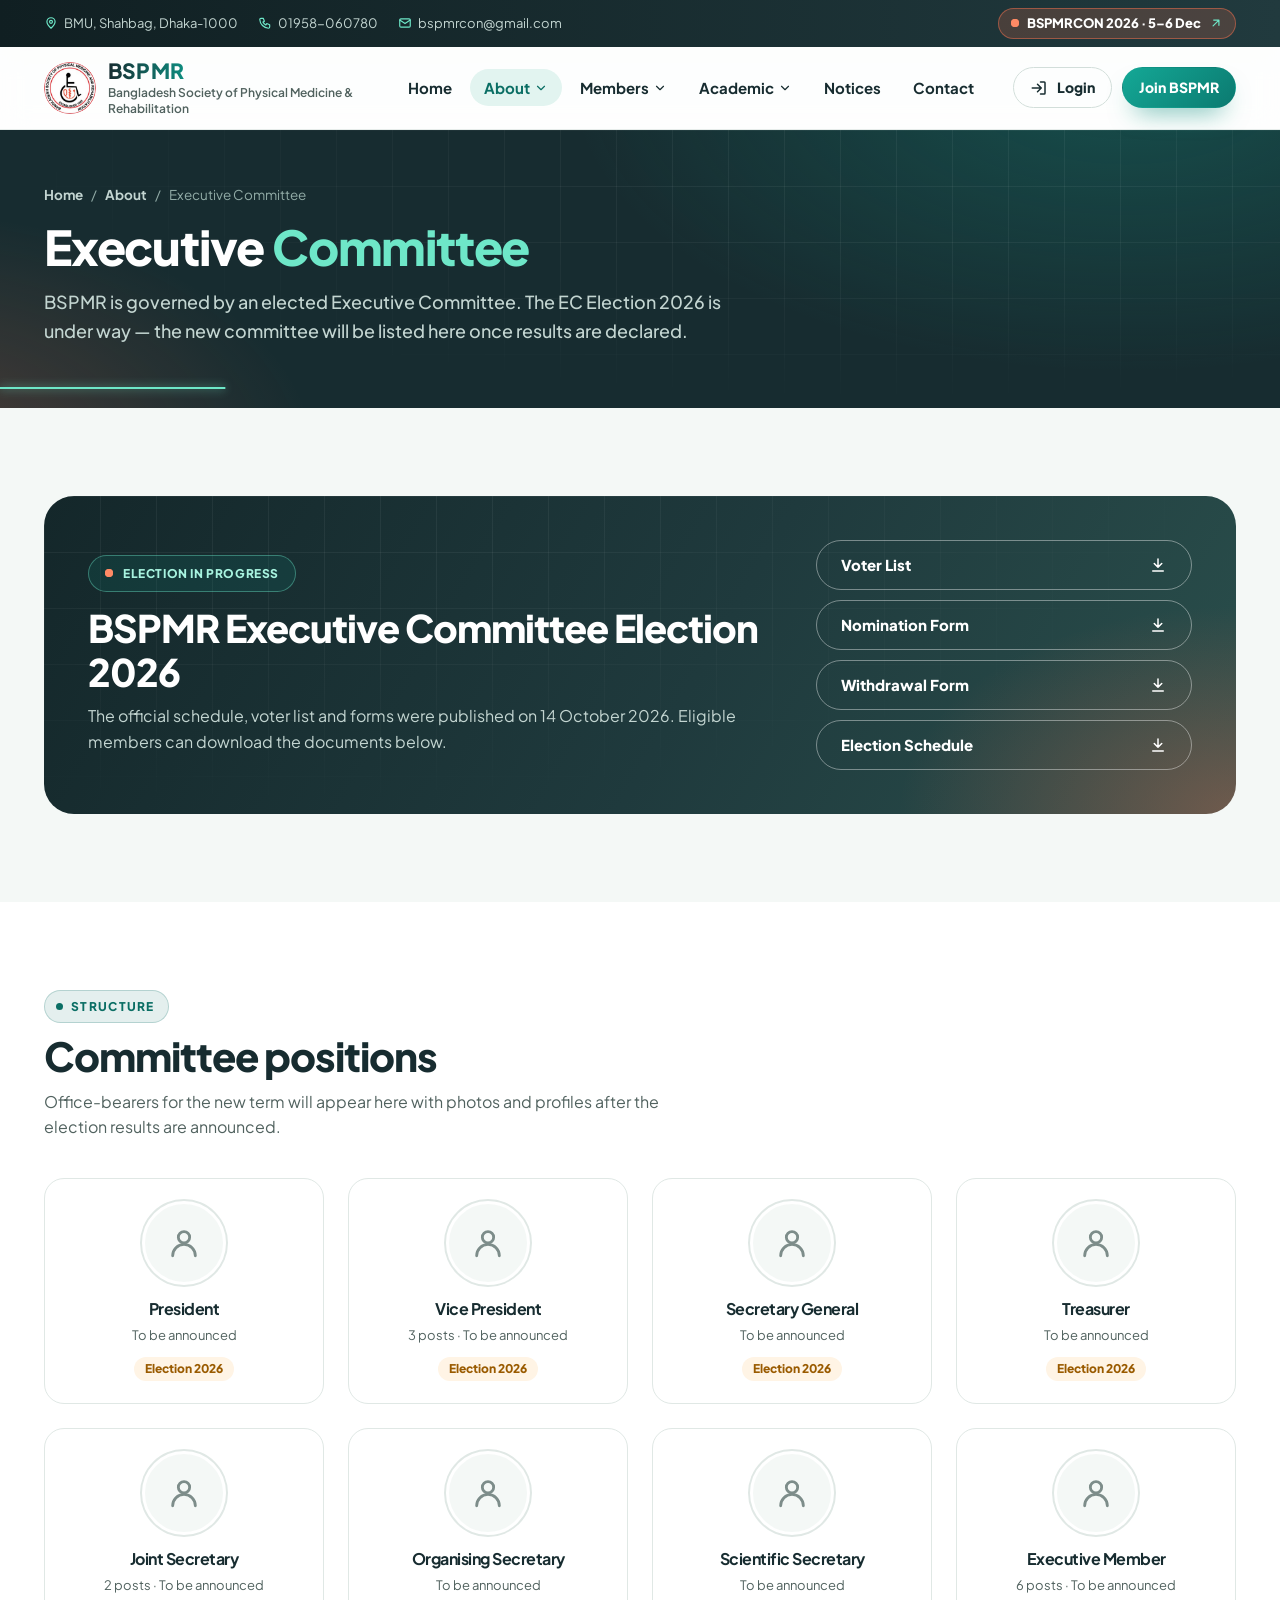
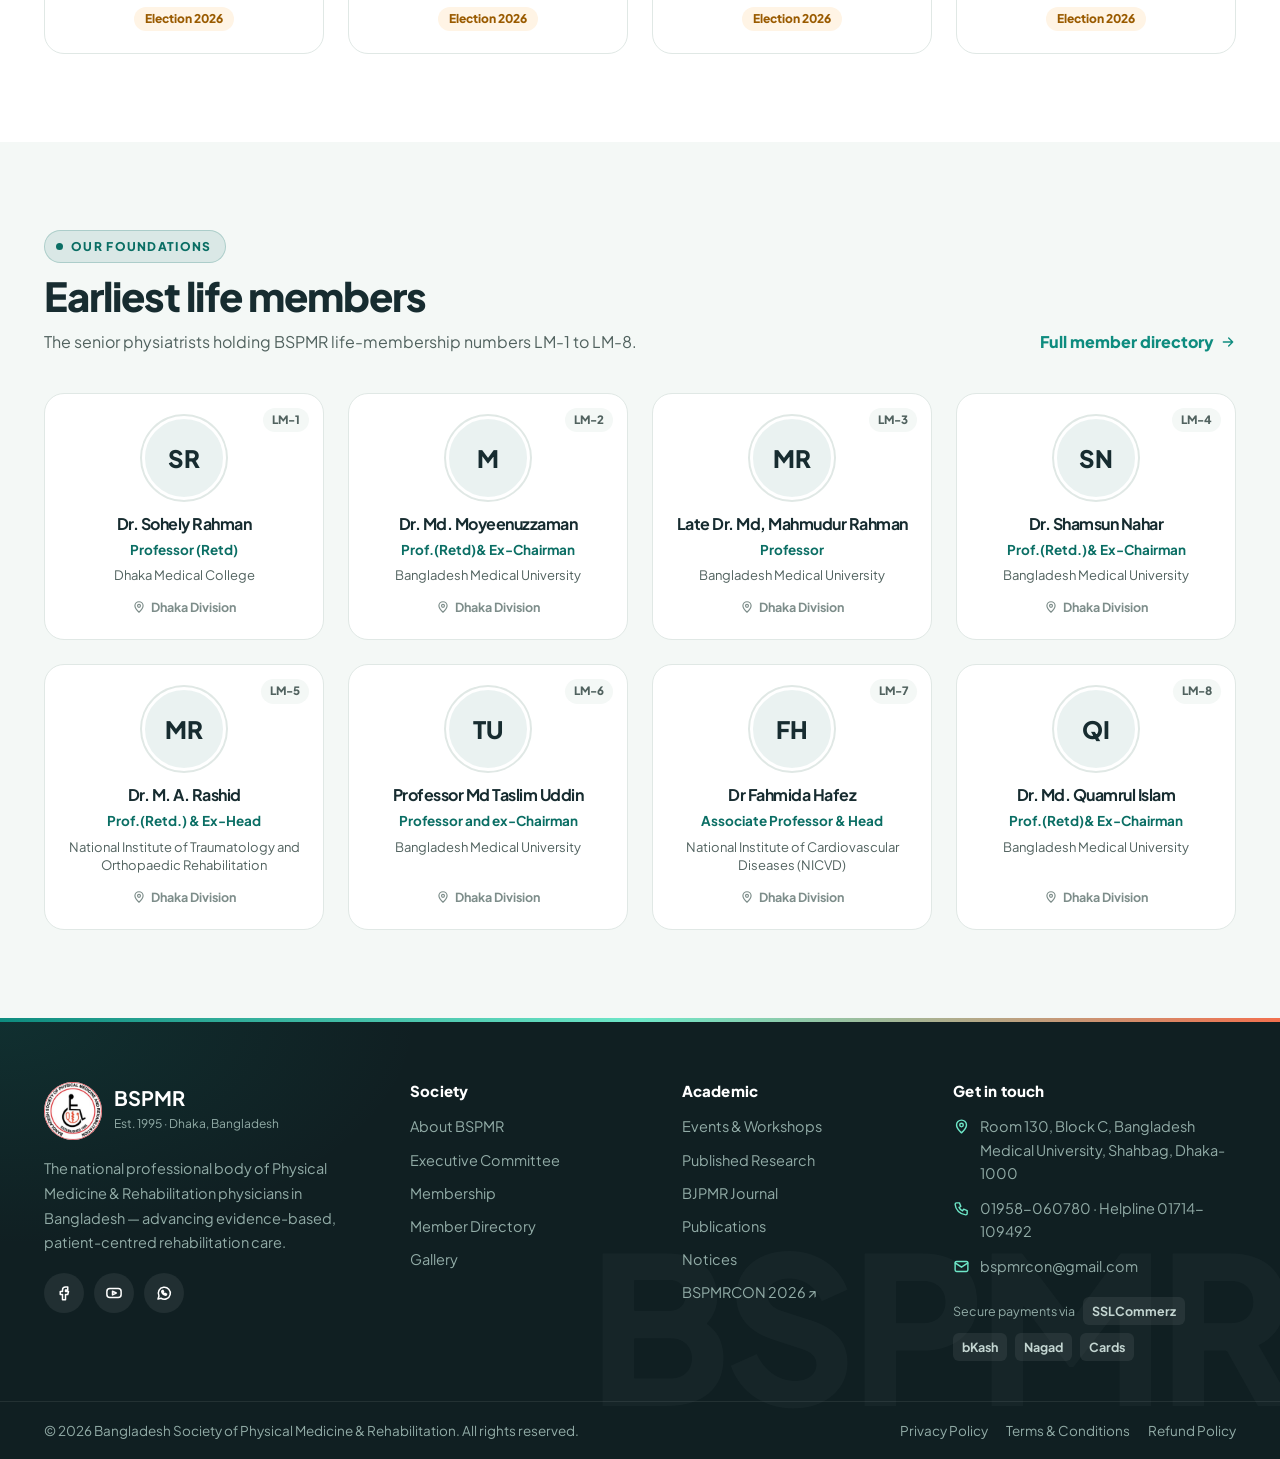
<file: committee.html>
<!doctype html>
<html lang="en">
<head>
<meta charset="utf-8">
<meta name="viewport" content="width=device-width, initial-scale=1">
<title>Executive Committee — BSPMR</title>
<meta name="description" content="BSPMR Executive Committee and EC Election 2026 — schedule, forms and voter list.">
<meta name="theme-color" content="#172C30">
<link rel="icon" type="image/png" href="assets/img/bspmr-logo.png">
<link rel="preconnect" href="https://fonts.googleapis.com">
<link rel="preconnect" href="https://fonts.gstatic.com" crossorigin>
<link rel="stylesheet" href="https://fonts.googleapis.com/css2?family=Plus+Jakarta+Sans:wght@400;500;600;700;800&display=swap">
<link rel="stylesheet" href="assets/css/style.css?v=4">
</head>
<body data-page="committee">
<div id="site-header"></div>

<main id="main">
<section class="phero">
  <div class="wrap">
    <nav class="crumbs in1" aria-label="Breadcrumb"><a href="index.html">Home</a><span aria-hidden="true">/</span><a href="about.html">About</a><span aria-hidden="true">/</span><span>Executive Committee</span></nav>
    <h1 class="in2">Executive <em>Committee</em></h1>
    <p class="in3">BSPMR is governed by an elected Executive Committee. The EC Election 2026 is under way — the new committee will be listed here once results are declared.</p>
  </div>
  <svg class="phero-ecg" viewBox="0 0 1440 60" preserveAspectRatio="none" aria-hidden="true"><path class="ecg" pathLength="1000" d="M0 40 H300 L318 40 L330 14 L344 56 L358 4 L372 48 L382 40 H760 L778 40 L790 14 L804 56 L818 4 L832 48 L842 40 H1180 L1198 40 L1210 14 L1224 56 L1238 4 L1252 48 L1262 40 H1440" fill="none" stroke="#6EE7C8" stroke-width="2" stroke-linecap="round" stroke-linejoin="round" stroke-dasharray="140 860" style="filter:drop-shadow(0 0 5px rgba(110,231,200,.8))"/></svg>
</section>

<section class="section">
  <div class="wrap">
    <div class="con rv" style="grid-template-columns:1.3fr .7fr">
      <div>
        <span class="hero-badge" style="font-size:12px"><span class="ping-dot"></span>ELECTION IN PROGRESS</span>
        <h2>BSPMR Executive Committee <span>Election 2026</span></h2>
        <p>The official schedule, voter list and forms were published on 14 October 2026. Eligible members can download the documents below.</p>
      </div>
      <div style="display:flex;flex-direction:column;gap:10px" id="electionDocs"></div>
    </div>
  </div>
</section>

<section class="section section-white">
  <div class="wrap">
    <div class="sh rv"><div><span class="eyebrow">Structure</span><h2>Committee <em>positions</em></h2><p>Office-bearers for the new term will appear here with photos and profiles after the election results are announced.</p></div></div>
    <div class="grid g4" id="ecGrid"></div>
  </div>
</section>

<section class="section">
  <div class="wrap">
    <div class="sh rv"><div><span class="eyebrow">Our foundations</span><h2>Earliest <em>life members</em></h2><p>The senior physiatrists holding BSPMR life-membership numbers LM-1 to LM-8.</p></div><a class="link-arrow" href="members.html">Full member directory <svg viewBox="0 0 24 24" fill="none" stroke="currentColor" stroke-width="2" stroke-linecap="round" stroke-linejoin="round" aria-hidden="true"><path d="M5 12h14M13 6l6 6-6 6"/></svg></a></div>
    <div class="grid g4" id="founders"></div>
  </div>
</section>

</main>

<div id="site-footer"></div>
<script src="assets/js/data.js?v=4"></script>
<script src="assets/js/site.js?v=4"></script>
<script>
(function () {
  var B = BSPMR, D = B.data;
  var docs = D.notices.filter(function (n) { return /Election/i.test(n.desc + n.title) && n.file; });
  document.getElementById('electionDocs').innerHTML = docs.map(function (n) {
    return '<a class="btn btn-ghost-light" style="justify-content:space-between;white-space:normal;text-align:left" href="' + B.esc(n.file) + '" target="_blank" rel="noopener"><span>' + B.esc(n.title) + '</span>' + B.icon('download') + '</a>';
  }).join('');
  var roles = [['President', 1], ['Vice President', 3], ['Secretary General', 1], ['Treasurer', 1], ['Joint Secretary', 2], ['Organising Secretary', 1], ['Scientific Secretary', 1], ['Executive Member', 6]];
  document.getElementById('ecGrid').innerHTML = roles.map(function (r, i) {
    return '<div class="mc rv" style="transition-delay:' + i * 40 + 'ms"><span class="av" style="width:84px;height:84px;margin-bottom:14px;background:var(--bg);color:var(--muted-2)">' + B.icon('user', ' width="34" height="34"') + '</span><h3>' + r[0] + '</h3><div class="i">' + (r[1] > 1 ? r[1] + ' posts · ' : '') + 'To be announced</div><span class="tag tag-amber" style="margin-top:12px">Election 2026</span></div>';
  }).join('');
  document.getElementById('founders').innerHTML = D.life.filter(function (m) { return m.lm && m.lm <= 8; }).map(B.memberCard).join('');

  B.reveal();
})();
</script>
</body>
</html>
</file>
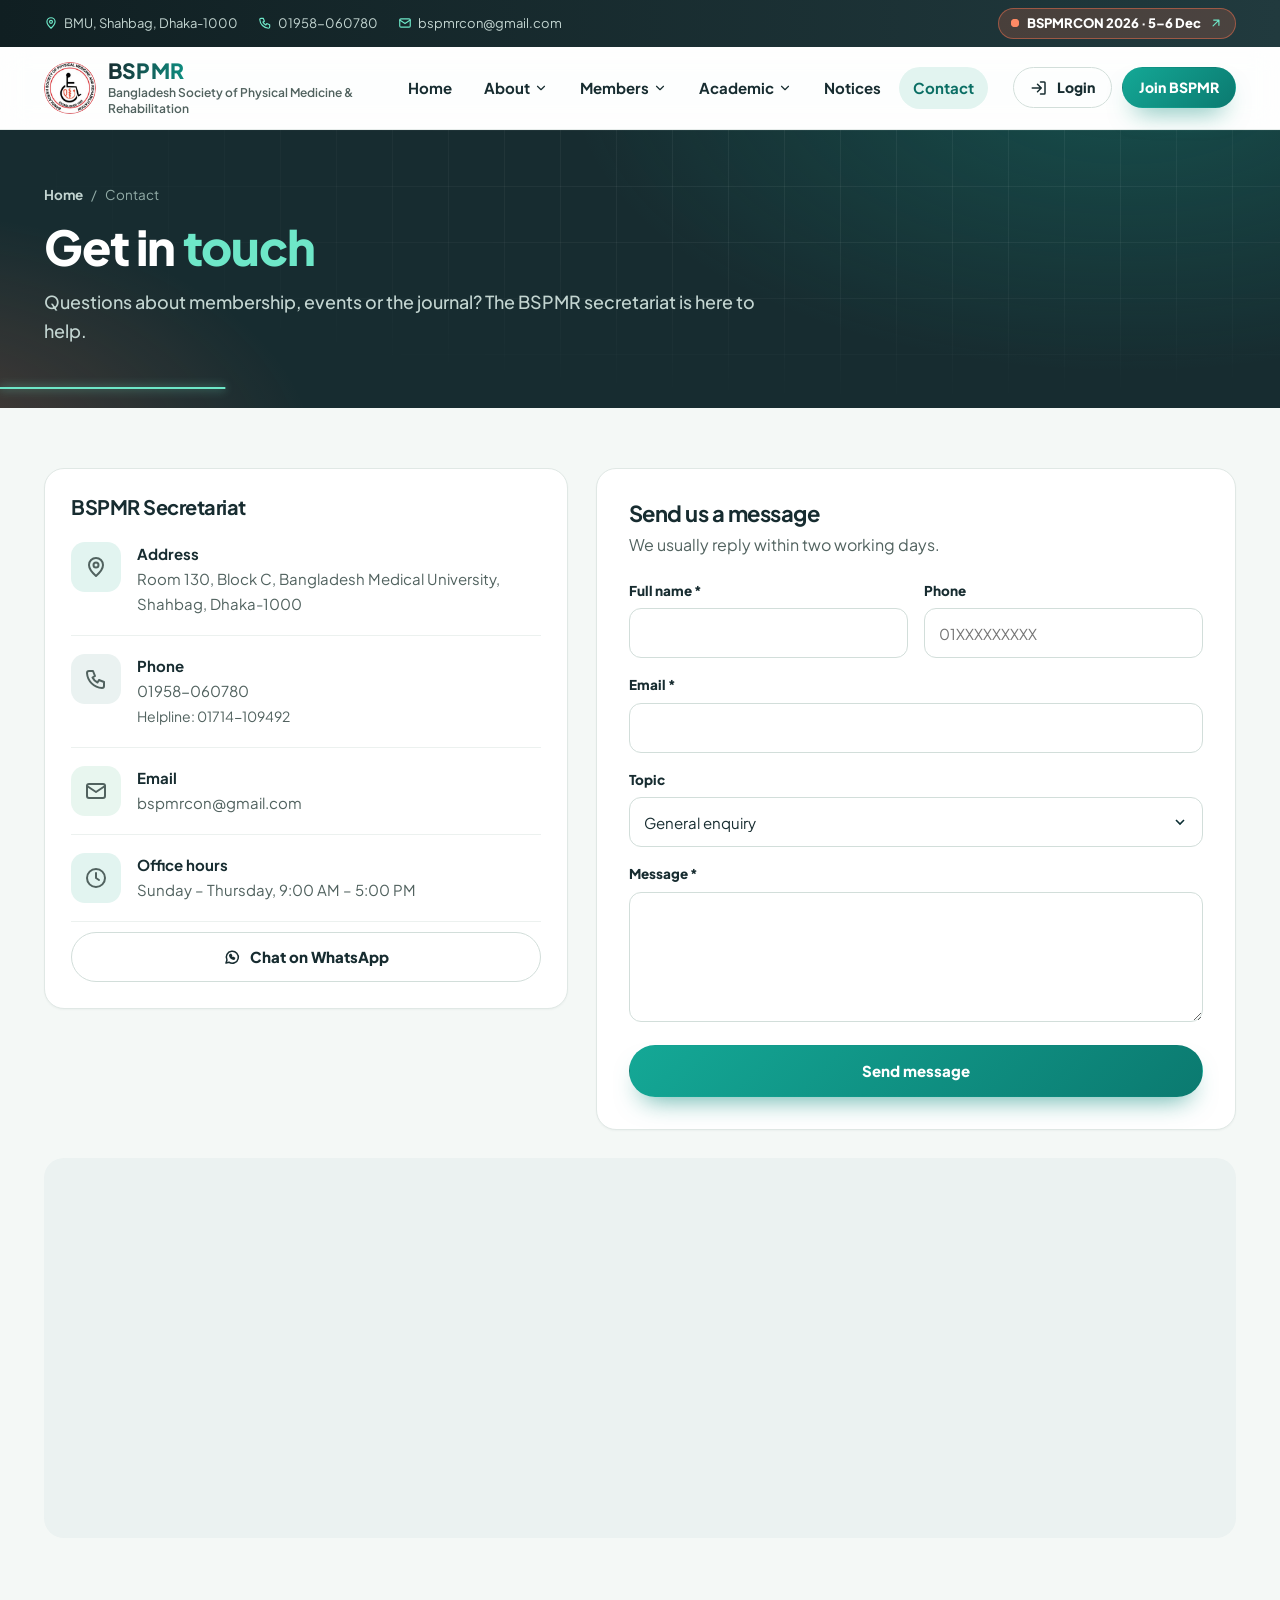
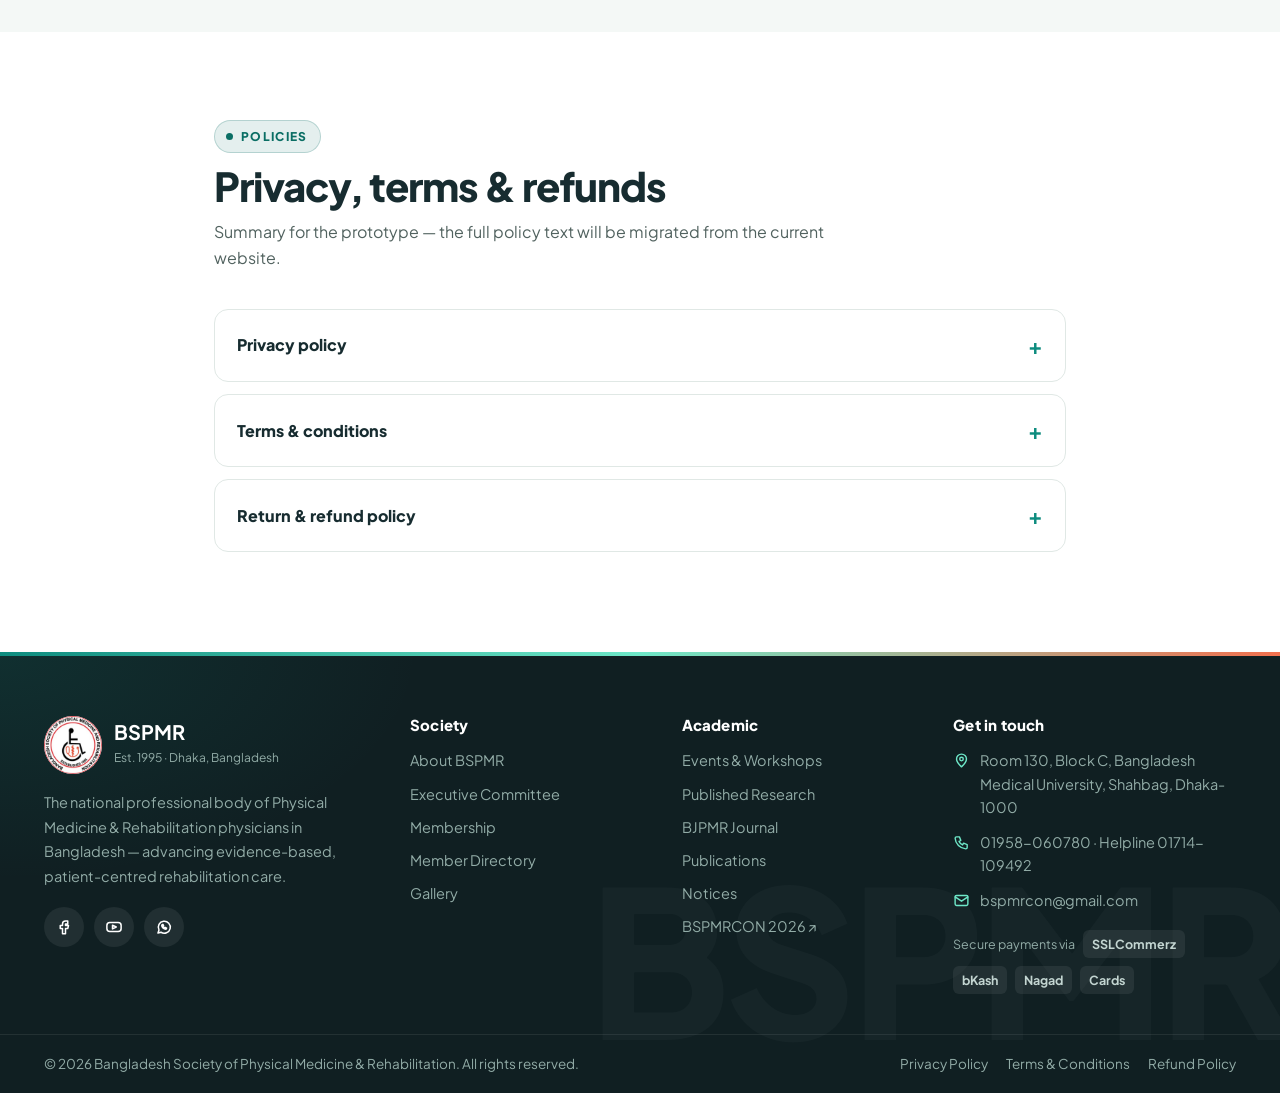
<file: contact.html>
<!doctype html>
<html lang="en">
<head>
<meta charset="utf-8">
<meta name="viewport" content="width=device-width, initial-scale=1">
<title>Contact — BSPMR</title>
<meta name="description" content="Contact BSPMR — Room 130, Block C, Bangladesh Medical University, Shahbag, Dhaka. Phone, email, WhatsApp and enquiry form.">
<meta name="theme-color" content="#172C30">
<link rel="icon" type="image/png" href="assets/img/bspmr-logo.png">
<link rel="preconnect" href="https://fonts.googleapis.com">
<link rel="preconnect" href="https://fonts.gstatic.com" crossorigin>
<link rel="stylesheet" href="https://fonts.googleapis.com/css2?family=Plus+Jakarta+Sans:wght@400;500;600;700;800&display=swap">
<link rel="stylesheet" href="assets/css/style.css?v=4">
</head>
<body data-page="contact">
<div id="site-header"></div>

<main id="main">
<section class="phero">
  <div class="wrap">
    <nav class="crumbs in1" aria-label="Breadcrumb"><a href="index.html">Home</a><span aria-hidden="true">/</span><span>Contact</span></nav>
    <h1 class="in2">Get in <em>touch</em></h1>
    <p class="in3">Questions about membership, events or the journal? The BSPMR secretariat is here to help.</p>
  </div>
  <svg class="phero-ecg" viewBox="0 0 1440 60" preserveAspectRatio="none" aria-hidden="true"><path class="ecg" pathLength="1000" d="M0 40 H300 L318 40 L330 14 L344 56 L358 4 L372 48 L382 40 H760 L778 40 L790 14 L804 56 L818 4 L832 48 L842 40 H1180 L1198 40 L1210 14 L1224 56 L1238 4 L1252 48 L1262 40 H1440" fill="none" stroke="#6EE7C8" stroke-width="2" stroke-linecap="round" stroke-linejoin="round" stroke-dasharray="140 860" style="filter:drop-shadow(0 0 5px rgba(110,231,200,.8))"/></svg>
</section>

<section class="section" style="padding-top:60px">
  <div class="wrap grid" style="grid-template-columns:minmax(0,.9fr) minmax(0,1.1fr);gap:28px;align-items:start" id="cLayout">
    <div style="display:grid;gap:24px">
      <div class="card rv">
        <h3 style="font-size:20px;margin-bottom:6px">BSPMR Secretariat</h3>
        <div class="contact-item"><span class="ic"><svg viewBox="0 0 24 24" fill="none" stroke="currentColor" stroke-width="2" stroke-linecap="round" stroke-linejoin="round" aria-hidden="true"><path d="M12 21s-7-6.2-7-11a7 7 0 0 1 14 0c0 4.8-7 11-7 11z"/><circle cx="12" cy="10" r="2.5"/></svg></span><div><b>Address</b><span>Room 130, Block C, Bangladesh Medical University, Shahbag, Dhaka-1000</span></div></div>
        <div class="contact-item"><span class="ic ic-navy"><svg viewBox="0 0 24 24" fill="none" stroke="currentColor" stroke-width="2" stroke-linecap="round" stroke-linejoin="round" aria-hidden="true"><path d="M5 4h4l2 5-2.5 1.5a11 11 0 0 0 5 5L15 13l5 2v4a2 2 0 0 1-2 2A16 16 0 0 1 3 6a2 2 0 0 1 2-2z"/></svg></span><div><b>Phone</b><a href="tel:+8801958060780">01958-060780</a><br><span style="font-size:14px">Helpline: </span><a href="tel:+8801714109492" style="font-size:14px">01714-109492</a></div></div>
        <div class="contact-item"><span class="ic ic-green"><svg viewBox="0 0 24 24" fill="none" stroke="currentColor" stroke-width="2" stroke-linecap="round" stroke-linejoin="round" aria-hidden="true"><rect x="3" y="5" width="18" height="14" rx="2"/><path d="m3 7 9 6 9-6"/></svg></span><div><b>Email</b><a href="mailto:bspmrcon@gmail.com">bspmrcon@gmail.com</a></div></div>
        <div class="contact-item"><span class="ic"><svg viewBox="0 0 24 24" fill="none" stroke="currentColor" stroke-width="2" stroke-linecap="round" stroke-linejoin="round" aria-hidden="true"><circle cx="12" cy="12" r="9"/><path d="M12 7v5l3 2"/></svg></span><div><b>Office hours</b><span>Sunday – Thursday, 9:00 AM – 5:00 PM</span></div></div>
        <a class="btn btn-ghost" style="margin-top:10px;width:100%" href="https://wa.me/8801958060780" target="_blank" rel="noopener"><svg viewBox="0 0 24 24" fill="none" stroke="currentColor" stroke-width="2" stroke-linecap="round" stroke-linejoin="round" aria-hidden="true"><path d="M4 20l1.3-4A8 8 0 1 1 8 19z"/><path d="M9 9.5c0 3 2.5 5.5 5.5 5.5l1-1.5-2-1-1 1a4 4 0 0 1-2-2l1-1-1-2z"/></svg>Chat on WhatsApp</a>
      </div>
    </div>
    <form class="card rv" id="cform" novalidate style="padding:32px">
      <h3 style="font-size:22px">Send us a message</h3>
      <p class="muted" style="margin:6px 0 22px">We usually reply within two working days.</p>
      <div class="form-grid">
        <div><label class="lbl" for="cn">Full name *</label><input class="field" id="cn" required autocomplete="name"></div>
        <div><label class="lbl" for="cp">Phone</label><input class="field" id="cp" type="tel" autocomplete="tel" placeholder="01XXXXXXXXX"></div>
        <div class="full"><label class="lbl" for="ce">Email *</label><input class="field" id="ce" type="email" required autocomplete="email"></div>
        <div class="full"><label class="lbl" for="ct">Topic</label><select class="field" id="ct"><option>General enquiry</option><option>Membership</option><option>Events &amp; workshops</option><option>BJPMR journal</option><option>Find a physiatrist</option><option>Payments &amp; refunds</option></select></div>
        <div class="full"><label class="lbl" for="cm">Message *</label><textarea class="field" id="cm" rows="5" required></textarea></div>
        <div class="full"><button class="btn btn-red" type="submit" style="width:100%;min-height:52px">Send message</button></div>
      </div>
    </form>
  </div>
  <div class="wrap" style="margin-top:28px">
    <iframe class="map rv" title="Map: Bangladesh Medical University, Shahbag, Dhaka" loading="lazy" referrerpolicy="no-referrer-when-downgrade" src="https://www.google.com/maps?q=Bangladesh+Medical+University,+Shahbag,+Dhaka&output=embed" style="height:380px"></iframe>
  </div>
</section>

<section class="section section-white" id="policies">
  <div class="wrap" style="max-width:900px">
    <div class="sh rv"><div><span class="eyebrow">Policies</span><h2>Privacy, terms &amp; refunds</h2><p>Summary for the prototype — the full policy text will be migrated from the current website.</p></div></div>
    <div class="faq rv">
      <details><summary>Privacy policy</summary><p>BSPMR collects only the information needed to manage membership, events and payments. Identity documents and contact details are visible to the secretariat only; the public directory shows name, designation, institute and photo.</p></details>
      <details><summary>Terms &amp; conditions</summary><p>Use of the member portal requires accurate information. Membership is subject to verification by the secretariat. Content published on the portal remains the responsibility of its authors.</p></details>
      <details><summary>Return &amp; refund policy</summary><p>Membership fees are non-refundable once a membership is activated. Event registration refunds, where applicable, follow the terms stated on each event and are processed to the original payment method.</p></details>
    </div>
  </div>
</section>
<style>@media (max-width:900px){#cLayout{grid-template-columns:1fr !important}}</style>

</main>

<div id="site-footer"></div>
<script src="assets/js/data.js?v=4"></script>
<script src="assets/js/site.js?v=4"></script>
<script>
(function () {
  var B = BSPMR, D = B.data;
  var about = B.qs('about');
  if (about) { document.getElementById('ct').value = 'Find a physiatrist'; document.getElementById('cm').value = 'I would like to get in touch with ' + about + ' regarding a consultation.'; }
  var f = document.getElementById('cform');
  f.onsubmit = function (e) {
    e.preventDefault();
    var bad = Array.prototype.filter.call(f.querySelectorAll('[required]'), function (el) { var ok = el.checkValidity() && el.value.trim(); el.style.borderColor = ok ? '' : 'var(--red)'; return !ok; });
    if (bad.length) { bad[0].focus(); B.toast('Please fill in the required fields.'); return; }
    f.reset(); B.toast('Thank you — your message has been sent to the BSPMR secretariat.');
  };

  B.reveal();
})();
</script>
</body>
</html>
</file>
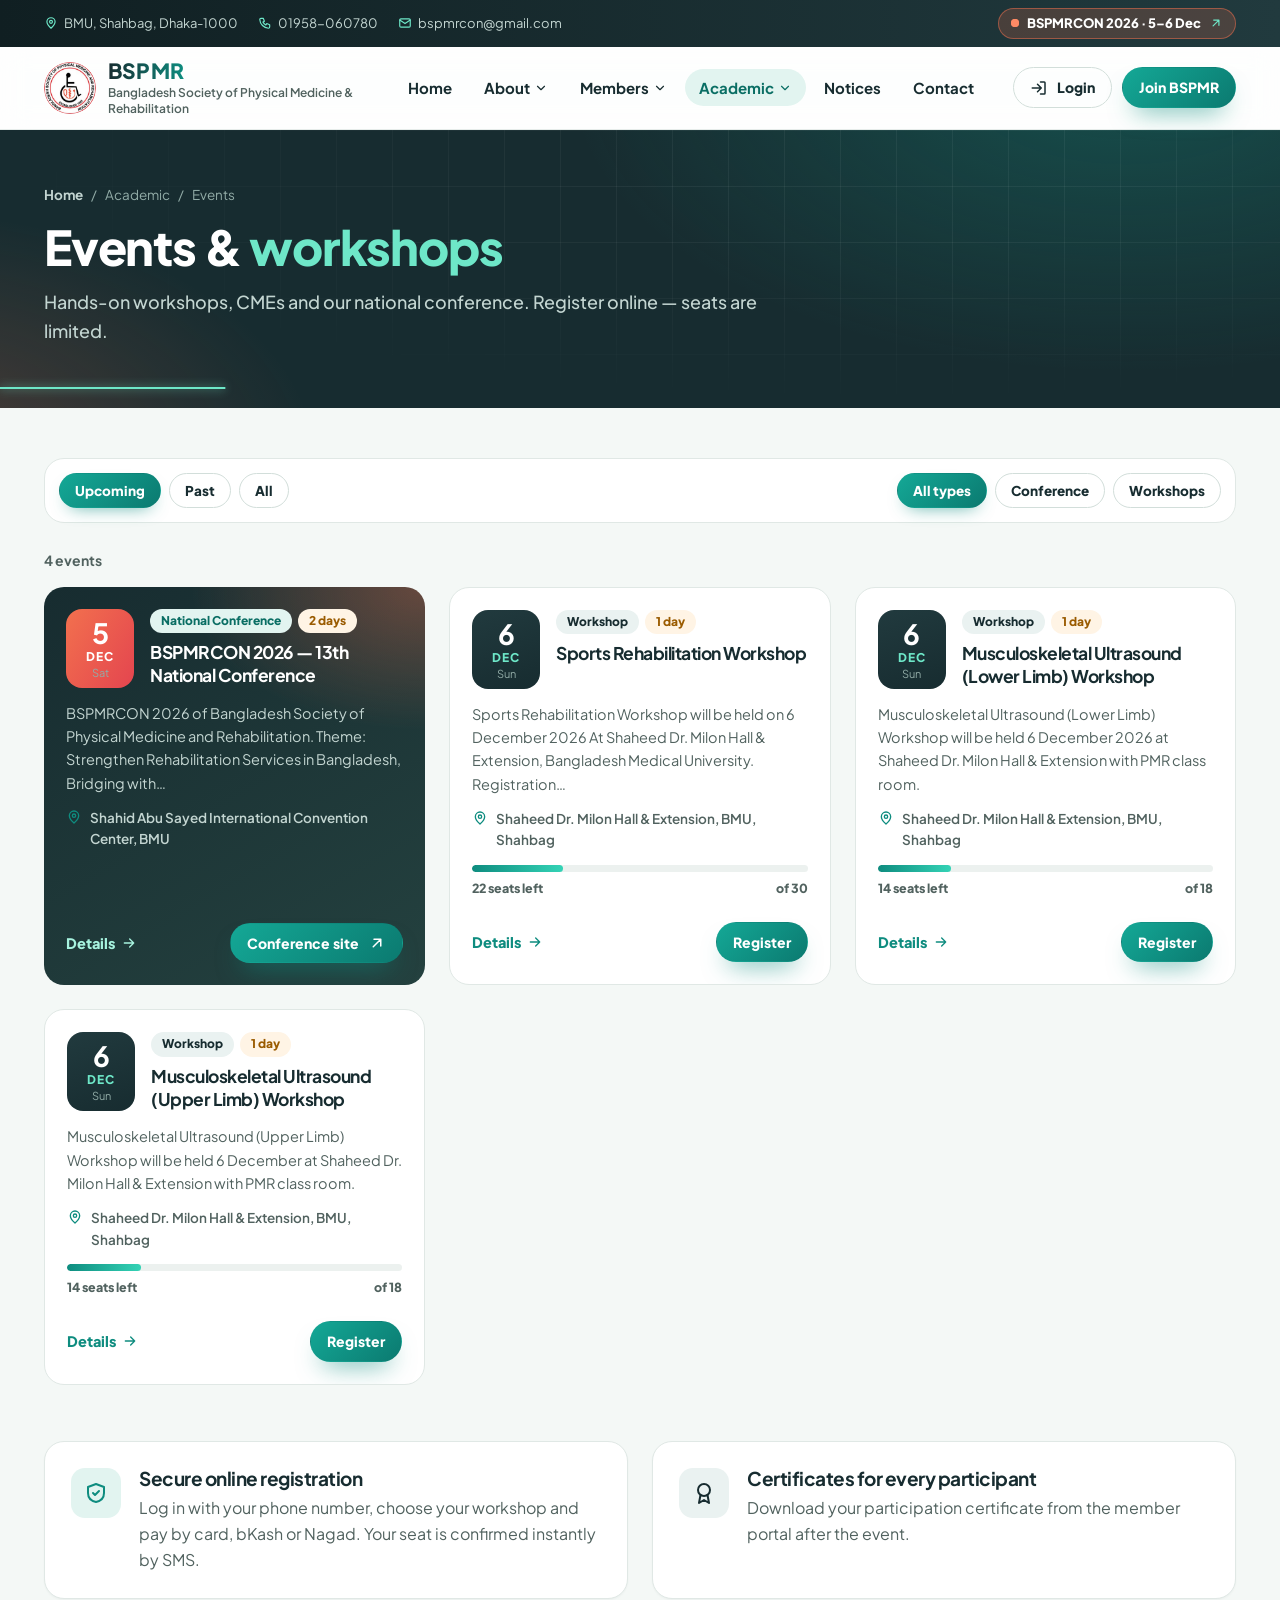
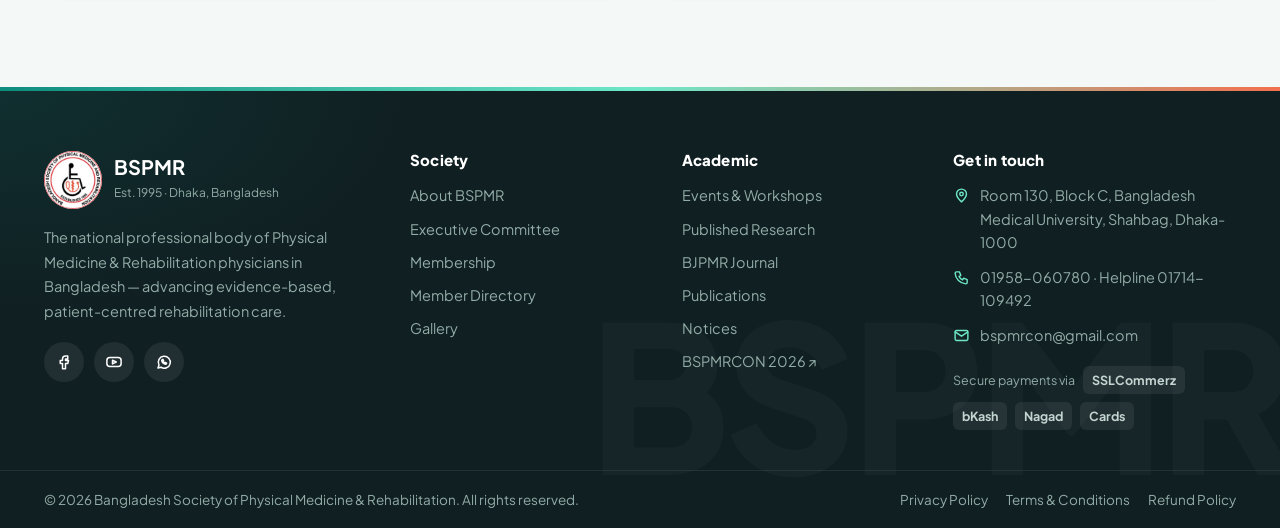
<file: events.html>
<!doctype html>
<html lang="en">
<head>
<meta charset="utf-8">
<meta name="viewport" content="width=device-width, initial-scale=1">
<title>Events &amp; Workshops — BSPMR</title>
<meta name="description" content="BSPMR events — national conference, hands-on workshops, CMEs and seminars with online registration.">
<meta name="theme-color" content="#172C30">
<link rel="icon" type="image/png" href="assets/img/bspmr-logo.png">
<link rel="preconnect" href="https://fonts.googleapis.com">
<link rel="preconnect" href="https://fonts.gstatic.com" crossorigin>
<link rel="stylesheet" href="https://fonts.googleapis.com/css2?family=Plus+Jakarta+Sans:wght@400;500;600;700;800&display=swap">
<link rel="stylesheet" href="assets/css/style.css?v=4">
</head>
<body data-page="events">
<div id="site-header"></div>

<main id="main">
<section class="phero">
  <div class="wrap">
    <nav class="crumbs in1" aria-label="Breadcrumb"><a href="index.html">Home</a><span aria-hidden="true">/</span><span>Academic</span><span aria-hidden="true">/</span><span>Events</span></nav>
    <h1 class="in2">Events &amp; <em>workshops</em></h1>
    <p class="in3">Hands-on workshops, CMEs and our national conference. Register online — seats are limited.</p>
  </div>
  <svg class="phero-ecg" viewBox="0 0 1440 60" preserveAspectRatio="none" aria-hidden="true"><path class="ecg" pathLength="1000" d="M0 40 H300 L318 40 L330 14 L344 56 L358 4 L372 48 L382 40 H760 L778 40 L790 14 L804 56 L818 4 L832 48 L842 40 H1180 L1198 40 L1210 14 L1224 56 L1238 4 L1252 48 L1262 40 H1440" fill="none" stroke="#6EE7C8" stroke-width="2" stroke-linecap="round" stroke-linejoin="round" stroke-dasharray="140 860" style="filter:drop-shadow(0 0 5px rgba(110,231,200,.8))"/></svg>
</section>

<section class="section" style="padding-top:50px">
  <div class="wrap">
    <div class="toolbar rv on">
      <div class="chips" role="group" aria-label="Filter events">
        <button class="chip" type="button" data-f="upcoming" aria-pressed="true">Upcoming</button>
        <button class="chip" type="button" data-f="past" aria-pressed="false">Past</button>
        <button class="chip" type="button" data-f="all" aria-pressed="false">All</button>
      </div>
      <div class="chips" role="group" aria-label="Event type">
        <button class="chip" type="button" data-k="" aria-pressed="true">All types</button>
        <button class="chip" type="button" data-k="conf" aria-pressed="false">Conference</button>
        <button class="chip" type="button" data-k="ws" aria-pressed="false">Workshops</button>
      </div>
    </div>
    <p class="count-note" id="ecount" aria-live="polite"></p>
    <div class="grid g3" id="egrid"></div>

    <div class="grid g2" style="margin-top:56px">
      <div class="card rv" style="display:flex;gap:18px;align-items:flex-start"><span class="ic"><svg viewBox="0 0 24 24" fill="none" stroke="currentColor" stroke-width="2" stroke-linecap="round" stroke-linejoin="round" aria-hidden="true"><path d="M12 3 4 6v6c0 5 3.5 8 8 9 4.5-1 8-4 8-9V6z"/><path d="m9 12 2 2 4-4"/></svg></span><div><h3>Secure online registration</h3><p class="muted" style="margin-top:6px">Log in with your phone number, choose your workshop and pay by card, bKash or Nagad. Your seat is confirmed instantly by SMS.</p></div></div>
      <div class="card rv" style="display:flex;gap:18px;align-items:flex-start"><span class="ic ic-navy"><svg viewBox="0 0 24 24" fill="none" stroke="currentColor" stroke-width="2" stroke-linecap="round" stroke-linejoin="round" aria-hidden="true"><circle cx="12" cy="9" r="6"/><path d="m8.5 14-1.5 8 5-3 5 3-1.5-8"/></svg></span><div><h3>Certificates for every participant</h3><p class="muted" style="margin-top:6px">Download your participation certificate from the member portal after the event.</p></div></div>
    </div>
  </div>
</section>

</main>

<div id="site-footer"></div>
<script src="assets/js/data.js?v=4"></script>
<script src="assets/js/site.js?v=4"></script>
<script>
(function () {
  var B = BSPMR, D = B.data;
  var st = { f: 'upcoming', k: '' };
  function render() {
    var L = D.events.filter(function (e) {
      var p = B.evPast(e);
      return (st.f === 'all' || (st.f === 'past') === p) && (!st.k || (st.k === 'conf') === B.isConf(e));
    }).sort(function (a, b) { return (st.f === 'past' ? b.date.localeCompare(a.date) : a.date.localeCompare(b.date)) || (B.isConf(b) - B.isConf(a)); });
    document.querySelectorAll('[data-f]').forEach(function (c) { c.setAttribute('aria-pressed', c.dataset.f === st.f); });
    document.querySelectorAll('[data-k]').forEach(function (c) { c.setAttribute('aria-pressed', c.dataset.k === st.k); });
    document.getElementById('ecount').textContent = L.length + ' event' + (L.length === 1 ? '' : 's');
    document.getElementById('egrid').innerHTML = L.length ? L.map(B.eventCard).join('') : '<div class="empty" style="grid-column:1/-1"><b>No ' + (st.f === 'all' ? '' : st.f) + ' events</b>Follow our notices for upcoming programmes.</div>';
    B.reveal(document.getElementById('egrid'));
  }
  document.querySelectorAll('[data-f]').forEach(function (c) { c.onclick = function () { st.f = c.dataset.f; render(); }; });
  document.querySelectorAll('[data-k]').forEach(function (c) { c.onclick = function () { st.k = c.dataset.k; render(); }; });
  B.bindEventDetails(document.getElementById('egrid'));
  render();

  B.reveal();
})();
</script>
</body>
</html>
</file>
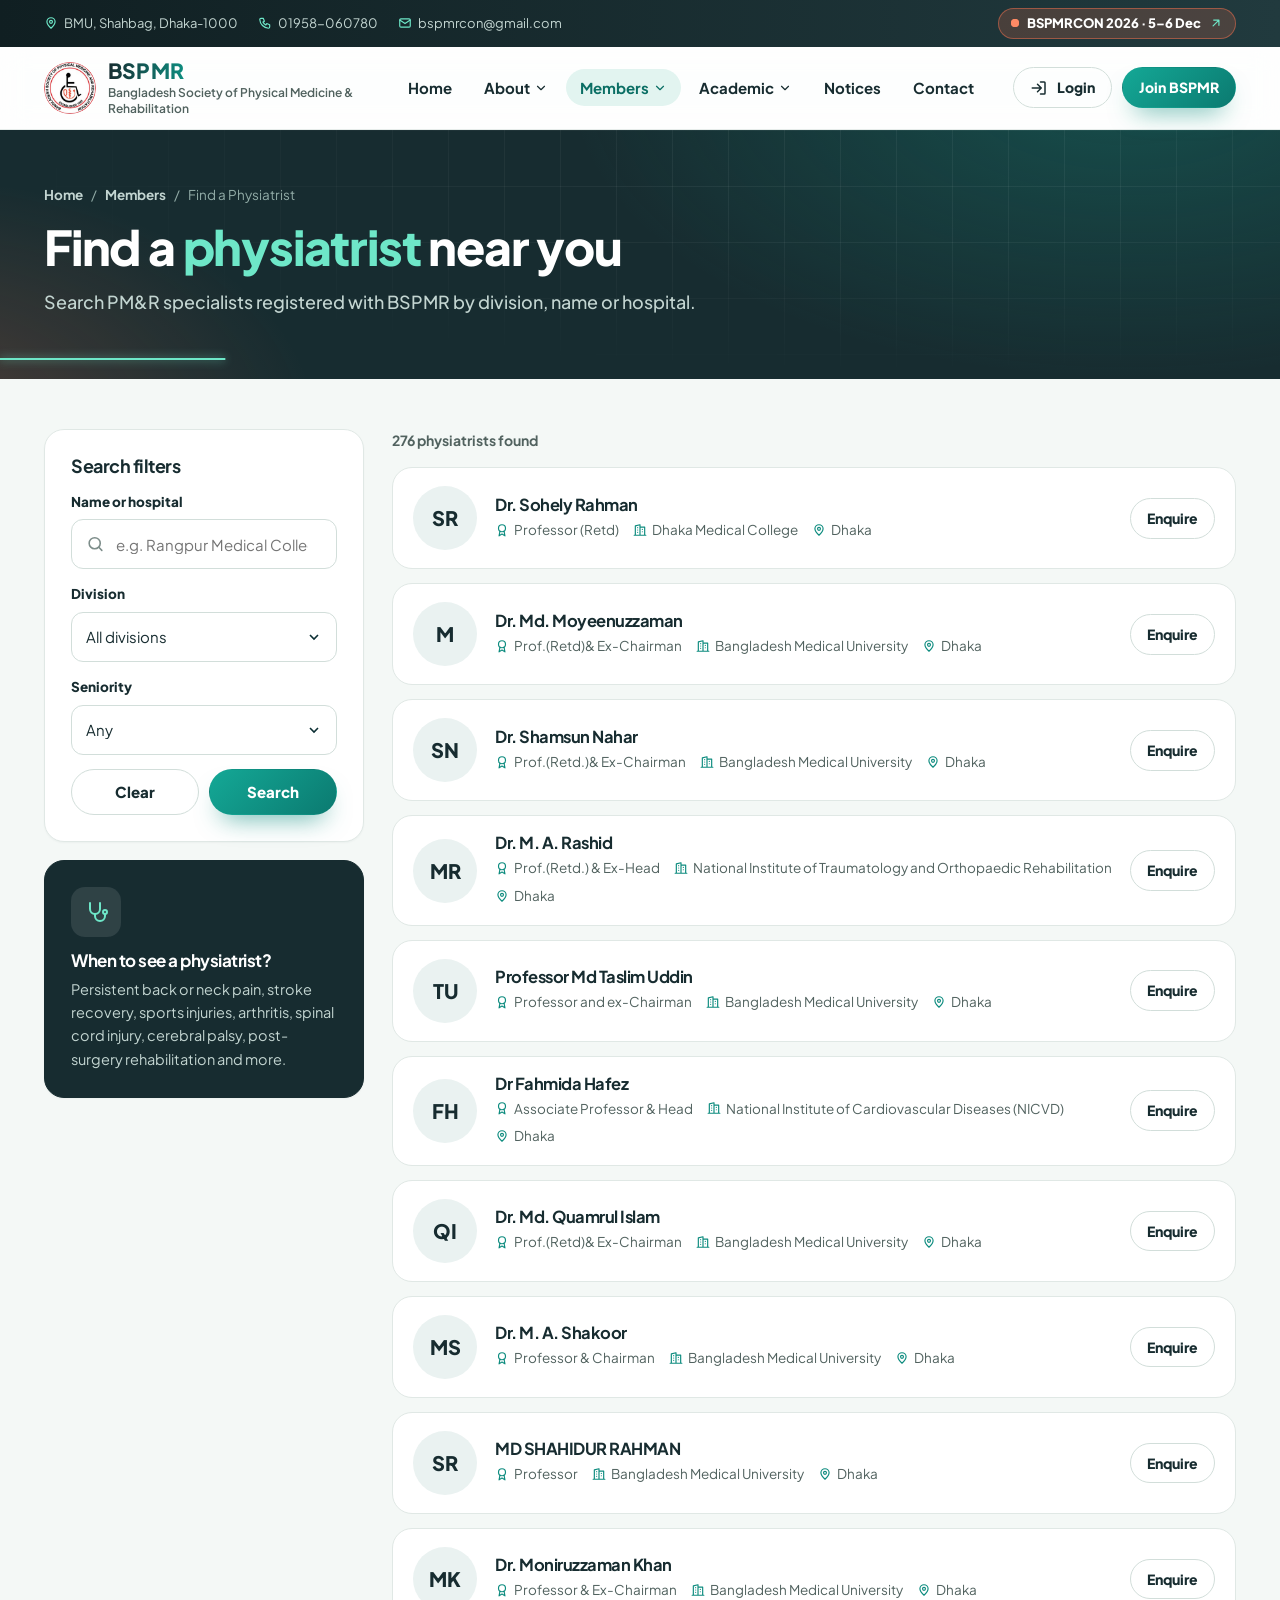
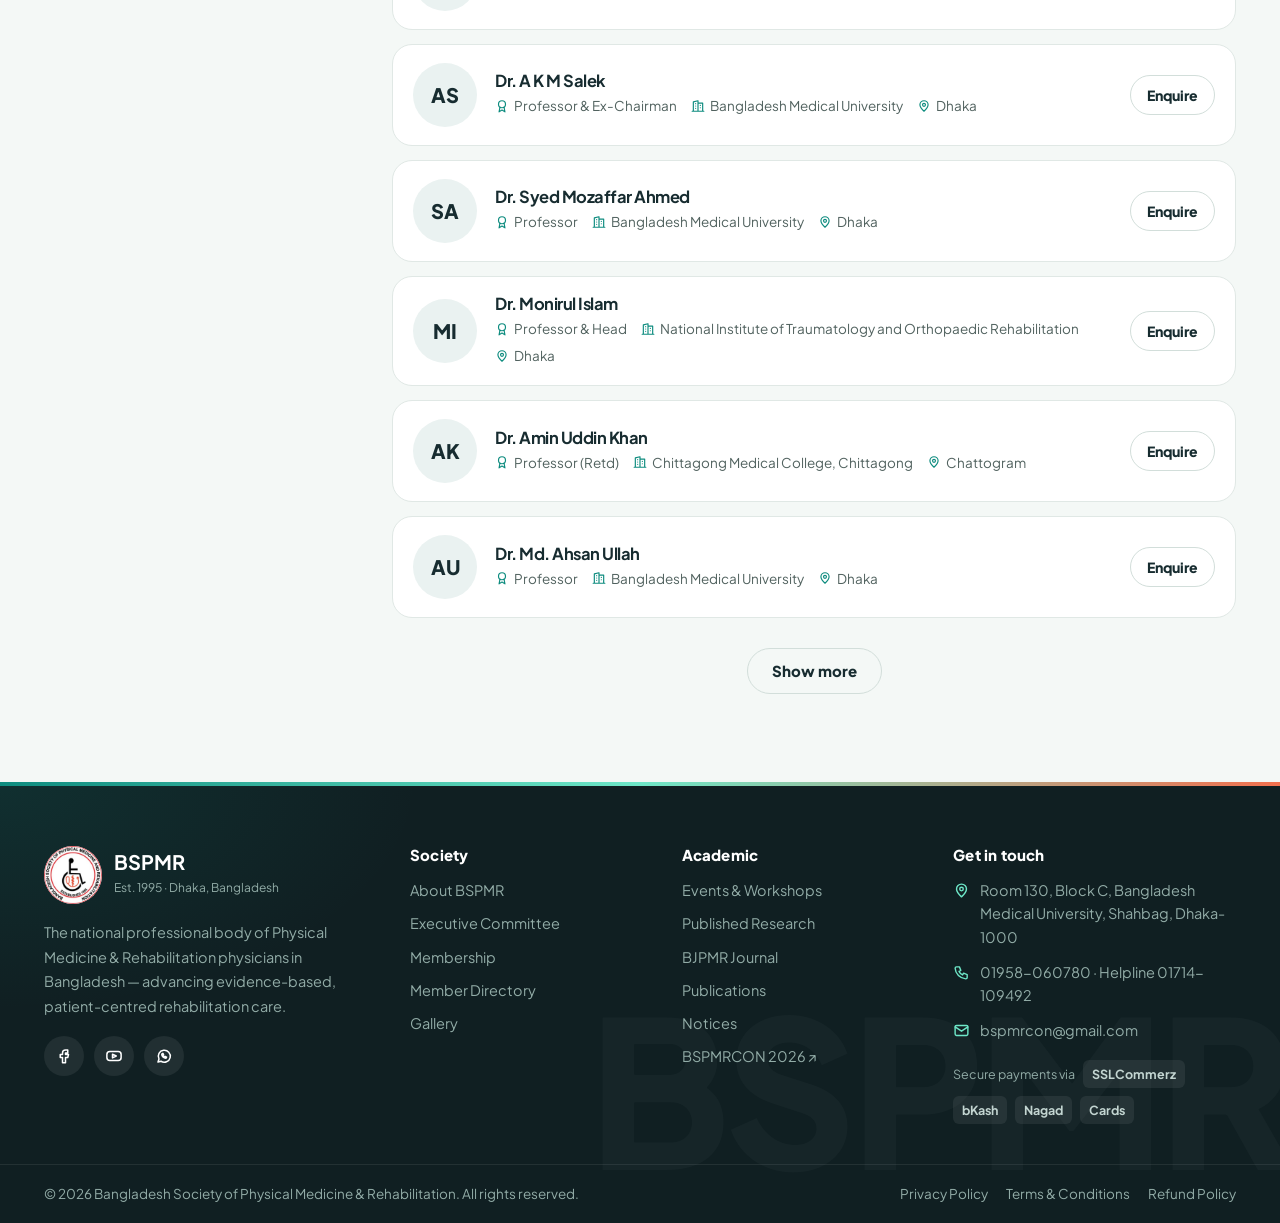
<file: find-physiatrist.html>
<!doctype html>
<html lang="en">
<head>
<meta charset="utf-8">
<meta name="viewport" content="width=device-width, initial-scale=1">
<title>Find a Physiatrist — BSPMR</title>
<meta name="description" content="Find a BSPMR physiatrist (PM&amp;R specialist) in Bangladesh by division, name or hospital.">
<meta name="theme-color" content="#172C30">
<link rel="icon" type="image/png" href="assets/img/bspmr-logo.png">
<link rel="preconnect" href="https://fonts.googleapis.com">
<link rel="preconnect" href="https://fonts.gstatic.com" crossorigin>
<link rel="stylesheet" href="https://fonts.googleapis.com/css2?family=Plus+Jakarta+Sans:wght@400;500;600;700;800&display=swap">
<link rel="stylesheet" href="assets/css/style.css?v=4">
</head>
<body data-page="find">
<div id="site-header"></div>

<main id="main">
<section class="phero">
  <div class="wrap">
    <nav class="crumbs in1" aria-label="Breadcrumb"><a href="index.html">Home</a><span aria-hidden="true">/</span><a href="membership.html">Members</a><span aria-hidden="true">/</span><span>Find a Physiatrist</span></nav>
    <h1 class="in2">Find a <em>physiatrist</em> near you</h1>
    <p class="in3">Search PM&amp;R specialists registered with BSPMR by division, name or hospital.</p>
  </div>
  <svg class="phero-ecg" viewBox="0 0 1440 60" preserveAspectRatio="none" aria-hidden="true"><path class="ecg" pathLength="1000" d="M0 40 H300 L318 40 L330 14 L344 56 L358 4 L372 48 L382 40 H760 L778 40 L790 14 L804 56 L818 4 L832 48 L842 40 H1180 L1198 40 L1210 14 L1224 56 L1238 4 L1252 48 L1262 40 H1440" fill="none" stroke="#6EE7C8" stroke-width="2" stroke-linecap="round" stroke-linejoin="round" stroke-dasharray="140 860" style="filter:drop-shadow(0 0 5px rgba(110,231,200,.8))"/></svg>
</section>

<section class="section" style="padding-top:50px">
  <div class="wrap" style="display:grid;grid-template-columns:320px 1fr;gap:28px;align-items:start" id="fpLayout">
    <aside style="position:sticky;top:100px;display:grid;gap:18px">
      <form class="card" id="fpForm" style="display:grid;gap:14px">
        <h3 style="font-size:18px">Search filters</h3>
        <div><label class="lbl" for="fpq">Name or hospital</label><div class="search-field"><svg viewBox="0 0 24 24" fill="none" stroke="currentColor" stroke-width="2" stroke-linecap="round" stroke-linejoin="round" aria-hidden="true"><circle cx="11" cy="11" r="7"/><path d="m20 20-3.5-3.5"/></svg><input class="field" id="fpq" type="search" placeholder="e.g. Rangpur Medical College"></div></div>
        <div><label class="lbl" for="fpdiv">Division</label><select class="field" id="fpdiv"><option value="">All divisions</option></select></div>
        <div><label class="lbl" for="fpsen">Seniority</label><select class="field" id="fpsen"><option value="">Any</option><option value="prof">Professor</option><option value="assoc">Associate Professor</option><option value="asst">Assistant Professor</option><option value="cons">Consultant</option></select></div>
        <div style="display:flex;gap:10px"><button class="btn btn-ghost" type="reset" style="flex:1">Clear</button><button class="btn btn-red" type="submit" style="flex:1">Search</button></div>
      </form>
      <div class="card" style="background:var(--navy);color:#fff;border-color:var(--navy)">
        <span class="ic" style="background:rgba(255,255,255,.1);color:var(--coral)"><svg viewBox="0 0 24 24" fill="none" stroke="currentColor" stroke-width="2" stroke-linecap="round" stroke-linejoin="round" aria-hidden="true"><path d="M6 3v6a5 5 0 0 0 10 0V3"/><path d="M11 14v2a5 5 0 0 0 10 0v-2"/><circle cx="21" cy="12" r="2"/></svg></span>
        <h3 style="margin:14px 0 8px;font-size:17px">When to see a physiatrist?</h3>
        <p style="color:#C3D5D1;font-size:14.5px">Persistent back or neck pain, stroke recovery, sports injuries, arthritis, spinal cord injury, cerebral palsy, post-surgery rehabilitation and more.</p>
      </div>
    </aside>
    <div>
      <p class="count-note" id="fpcount" aria-live="polite"></p>
      <div id="fpres" style="display:grid;gap:14px"></div>
      <div class="pager"><button class="btn btn-ghost" id="fpmore" type="button">Show more</button></div>
    </div>
  </div>
</section>
<style>
@media (max-width:900px){#fpLayout{grid-template-columns:1fr !important}#fpLayout aside{position:static !important}}
.pr{display:flex;gap:18px;align-items:center;background:#fff;border:1px solid var(--line);border-radius:var(--r);padding:18px 20px}
.pr .av{width:64px;height:64px;font-size:20px}
.pr h3{font-size:16.5px}
.pr-m{display:flex;flex-wrap:wrap;gap:6px 14px;font-size:13.5px;color:var(--muted);margin-top:4px}
.pr-m span{display:inline-flex;gap:5px;align-items:center}
.pr-m svg{width:14px;height:14px;color:var(--red)}
.pr-a{margin-left:auto;display:flex;gap:8px;flex-shrink:0}
@media (max-width:640px){.pr{flex-wrap:wrap}.pr-a{margin-left:0;width:100%}.pr-a .btn{flex:1}}
</style>

</main>

<div id="site-footer"></div>
<script src="assets/js/data.js?v=4"></script>
<script src="assets/js/site.js?v=4"></script>
<script>
(function () {
  var B = BSPMR, D = B.data;
  var all = D.life.concat(D.general).filter(function (m) { return !/^Late\b/i.test(m.n); });
  var st = { q: B.qs('q'), div: B.qs('div'), sen: '', shown: 15 };
  var sel = document.getElementById('fpdiv');
  D.divisions.forEach(function (d) { var o = document.createElement('option'); o.value = o.textContent = d; sel.appendChild(o); });
  document.getElementById('fpq').value = st.q; sel.value = st.div;
  var SEN = { prof: /^prof(?!.*(assoc|asst|assist))/i, assoc: /assoc/i, asst: /(asst|assist)\w*\s*prof/i, cons: /consult/i };
  function render() {
    var q = st.q.toLowerCase().trim();
    var L = all.filter(function (m) {
      return (!st.div || m.v === st.div) && (!q || (m.n + ' ' + m.i + ' ' + m.d).toLowerCase().indexOf(q) > -1) && (!st.sen || SEN[st.sen].test(m.d));
    });
    document.getElementById('fpcount').textContent = L.length + ' physiatrist' + (L.length === 1 ? '' : 's') + ' found' + (st.div ? ' in ' + st.div + ' Division' : '');
    document.getElementById('fpres').innerHTML = L.length ? L.slice(0, st.shown).map(function (m, i) {
      return '<article class="pr rv" style="transition-delay:' + (i % 15) * 30 + 'ms">' + B.avatar(m.n, m.p) + '<div style="min-width:0"><h3>' + B.esc(m.n) + '</h3>' +
        '<div class="pr-m">' + (m.d ? '<span>' + B.icon('award') + B.esc(m.d) + '</span>' : '') + (m.i ? '<span>' + B.icon('building') + B.esc(m.i) + '</span>' : '') + (m.v ? '<span>' + B.icon('pin') + B.esc(m.v) + '</span>' : '') + '</div></div>' +
        '<div class="pr-a"><a class="btn btn-ghost btn-sm" href="contact.html?about=' + encodeURIComponent(m.n) + '">Enquire</a></div></article>';
    }).join('') : '<div class="empty"><b>No physiatrists match your search</b>Try another division or clear the filters.</div>';
    document.getElementById('fpmore').style.display = L.length > st.shown ? '' : 'none';
    B.reveal(document.getElementById('fpres'));
  }
  var f = document.getElementById('fpForm');
  f.onsubmit = function (e) { e.preventDefault(); st.q = document.getElementById('fpq').value; st.div = sel.value; st.sen = document.getElementById('fpsen').value; st.shown = 15; render(); };
  f.onreset = function () { setTimeout(function () { st = { q: '', div: '', sen: '', shown: 15 }; render(); }); };
  sel.onchange = document.getElementById('fpsen').onchange = function () { f.onsubmit(new Event('submit')); };
  document.getElementById('fpmore').onclick = function () { st.shown += 15; render(); };
  render();

  B.reveal();
})();
</script>
</body>
</html>
</file>
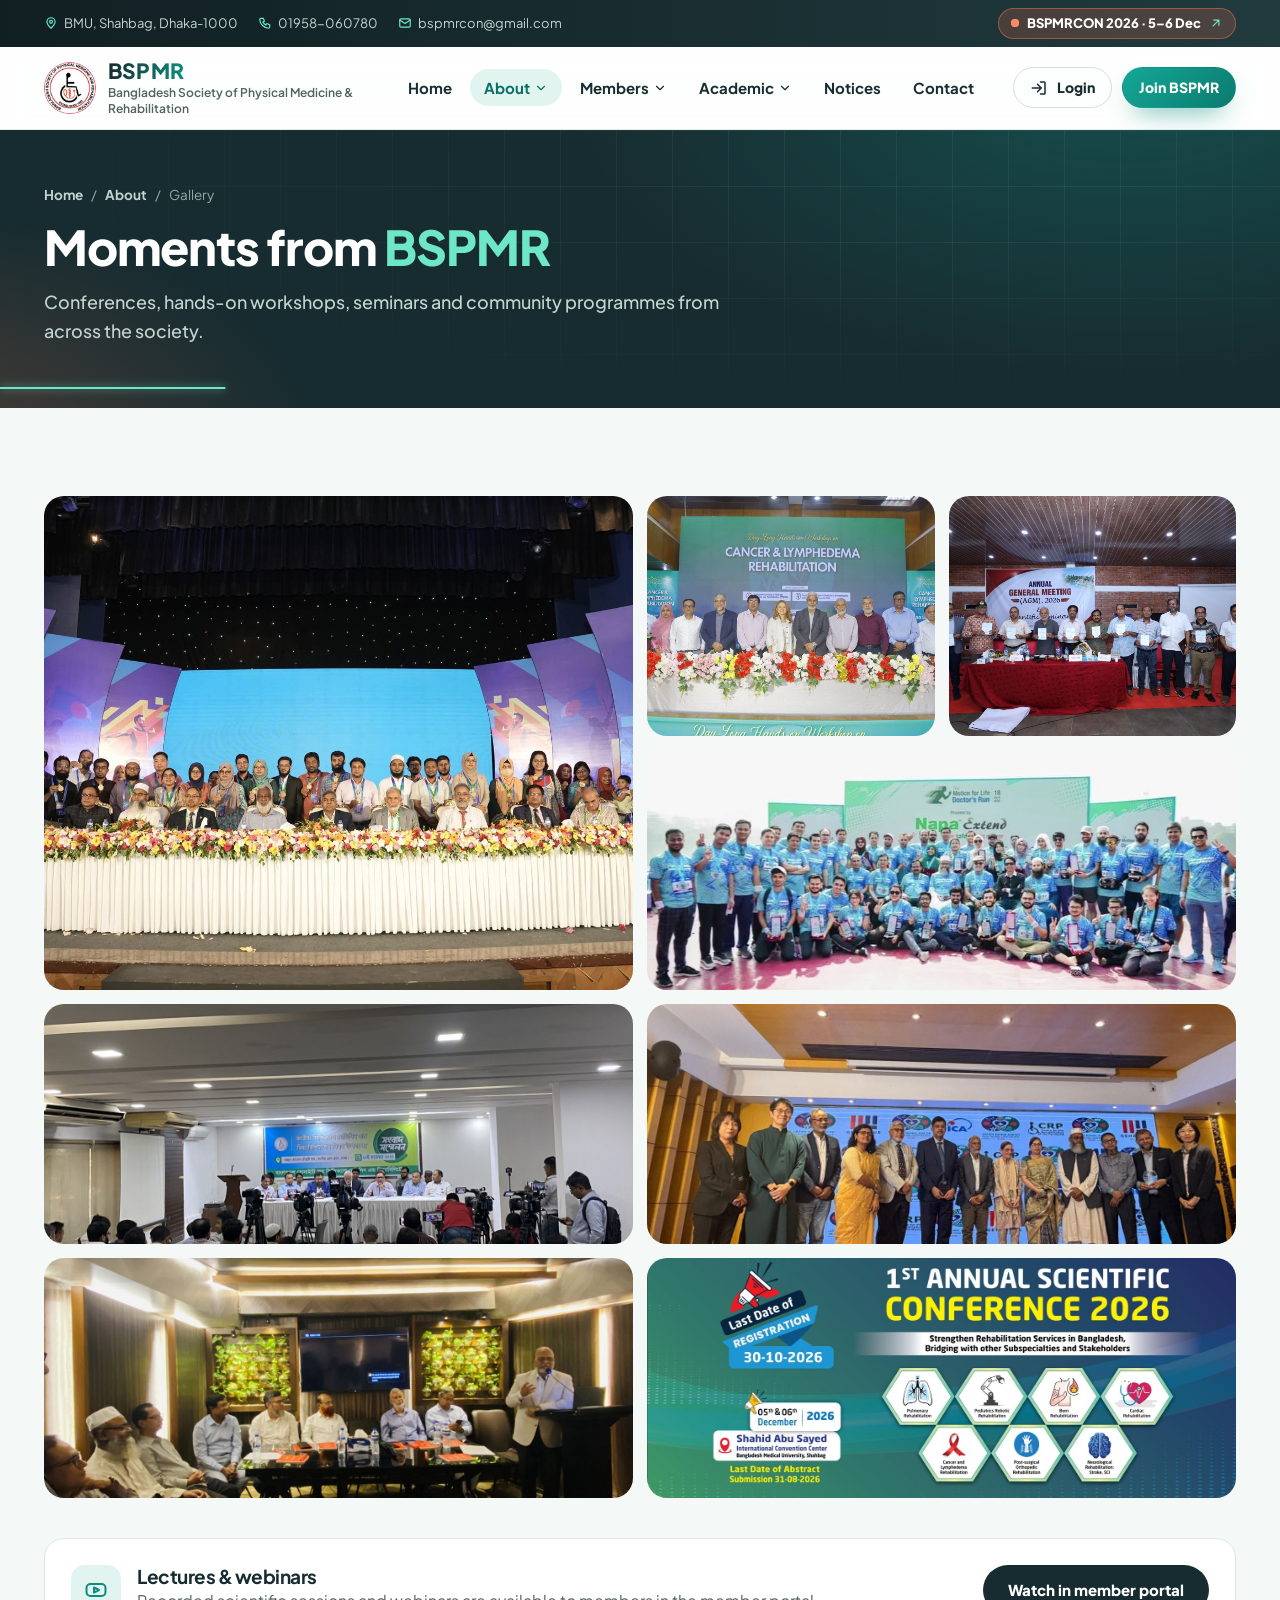
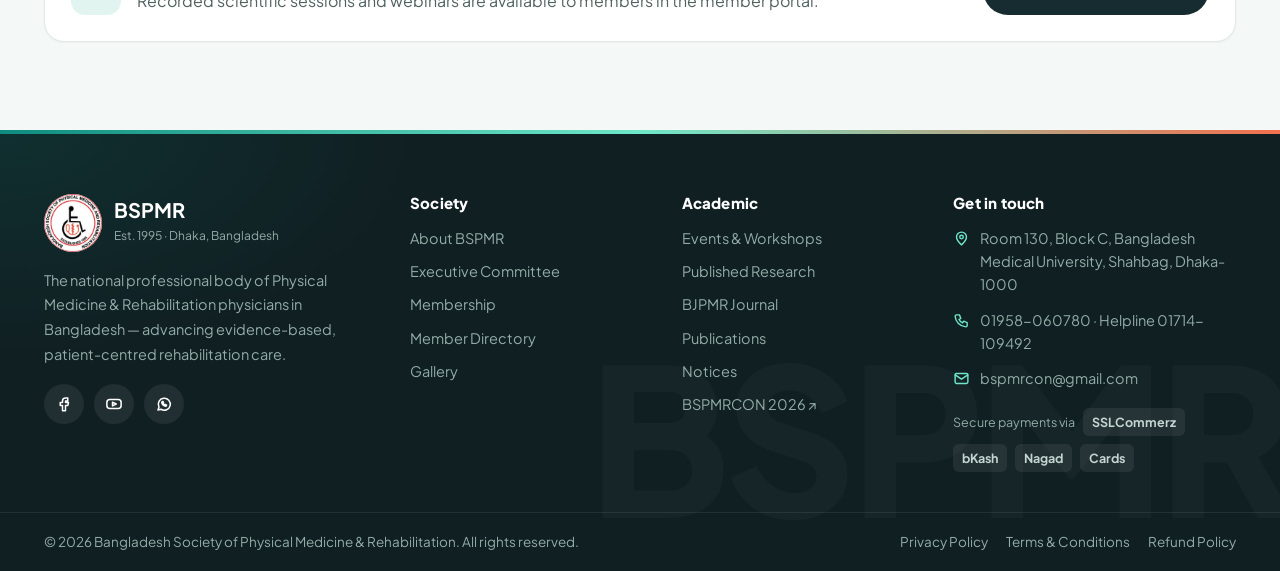
<file: gallery.html>
<!doctype html>
<html lang="en">
<head>
<meta charset="utf-8">
<meta name="viewport" content="width=device-width, initial-scale=1">
<title>Gallery — BSPMR</title>
<meta name="description" content="Photo gallery of BSPMR conferences, workshops, seminars and community programmes.">
<meta name="theme-color" content="#172C30">
<link rel="icon" type="image/png" href="assets/img/bspmr-logo.png">
<link rel="preconnect" href="https://fonts.googleapis.com">
<link rel="preconnect" href="https://fonts.gstatic.com" crossorigin>
<link rel="stylesheet" href="https://fonts.googleapis.com/css2?family=Plus+Jakarta+Sans:wght@400;500;600;700;800&display=swap">
<link rel="stylesheet" href="assets/css/style.css?v=4">
</head>
<body data-page="gallery">
<div id="site-header"></div>

<main id="main">
<section class="phero">
  <div class="wrap">
    <nav class="crumbs in1" aria-label="Breadcrumb"><a href="index.html">Home</a><span aria-hidden="true">/</span><a href="about.html">About</a><span aria-hidden="true">/</span><span>Gallery</span></nav>
    <h1 class="in2">Moments from <em>BSPMR</em></h1>
    <p class="in3">Conferences, hands-on workshops, seminars and community programmes from across the society.</p>
  </div>
  <svg class="phero-ecg" viewBox="0 0 1440 60" preserveAspectRatio="none" aria-hidden="true"><path class="ecg" pathLength="1000" d="M0 40 H300 L318 40 L330 14 L344 56 L358 4 L372 48 L382 40 H760 L778 40 L790 14 L804 56 L818 4 L832 48 L842 40 H1180 L1198 40 L1210 14 L1224 56 L1238 4 L1252 48 L1262 40 H1440" fill="none" stroke="#6EE7C8" stroke-width="2" stroke-linecap="round" stroke-linejoin="round" stroke-dasharray="140 860" style="filter:drop-shadow(0 0 5px rgba(110,231,200,.8))"/></svg>
</section>

<section class="section">
  <div class="wrap">
    <div class="gal rv" id="gal" style="grid-auto-rows:240px"></div>
    <div class="card rv" style="margin-top:40px;display:flex;gap:20px;align-items:center;flex-wrap:wrap;justify-content:space-between">
      <div style="display:flex;gap:16px;align-items:center"><span class="ic"><svg viewBox="0 0 24 24" fill="none" stroke="currentColor" stroke-width="2" stroke-linecap="round" stroke-linejoin="round" aria-hidden="true"><rect x="2.5" y="6" width="19" height="12" rx="4"/><path d="m10 9.5 5 2.5-5 2.5z"/></svg></span><div><h3>Lectures &amp; webinars</h3><p class="muted">Recorded scientific sessions and webinars are available to members in the member portal.</p></div></div>
      <a class="btn btn-navy" href="login.html">Watch in member portal</a>
    </div>
  </div>
</section>

</main>

<div id="site-footer"></div>
<script src="assets/js/data.js?v=4"></script>
<script src="assets/js/site.js?v=4"></script>
<script>
(function () {
  var B = BSPMR, D = B.data;
  var G = B.GALLERY, cls = ['w2 h2', '', '', 'w2', 'w2', 'w2', 'w2', 'w2'];
  var gal = document.getElementById('gal');
  gal.innerHTML = G.map(function (g, i) { return '<a href="' + g.src + '" class="' + (cls[i] || '') + '" data-i="' + i + '" data-cap="' + B.esc(g.cap) + '"><img src="' + g.src + '" alt="' + B.esc(g.cap) + '" loading="lazy"></a>'; }).join('');
  gal.addEventListener('click', function (e) { var a = e.target.closest('a'); if (!a) return; e.preventDefault(); B.lightbox(G, +a.dataset.i); });

  B.reveal();
})();
</script>
</body>
</html>
</file>
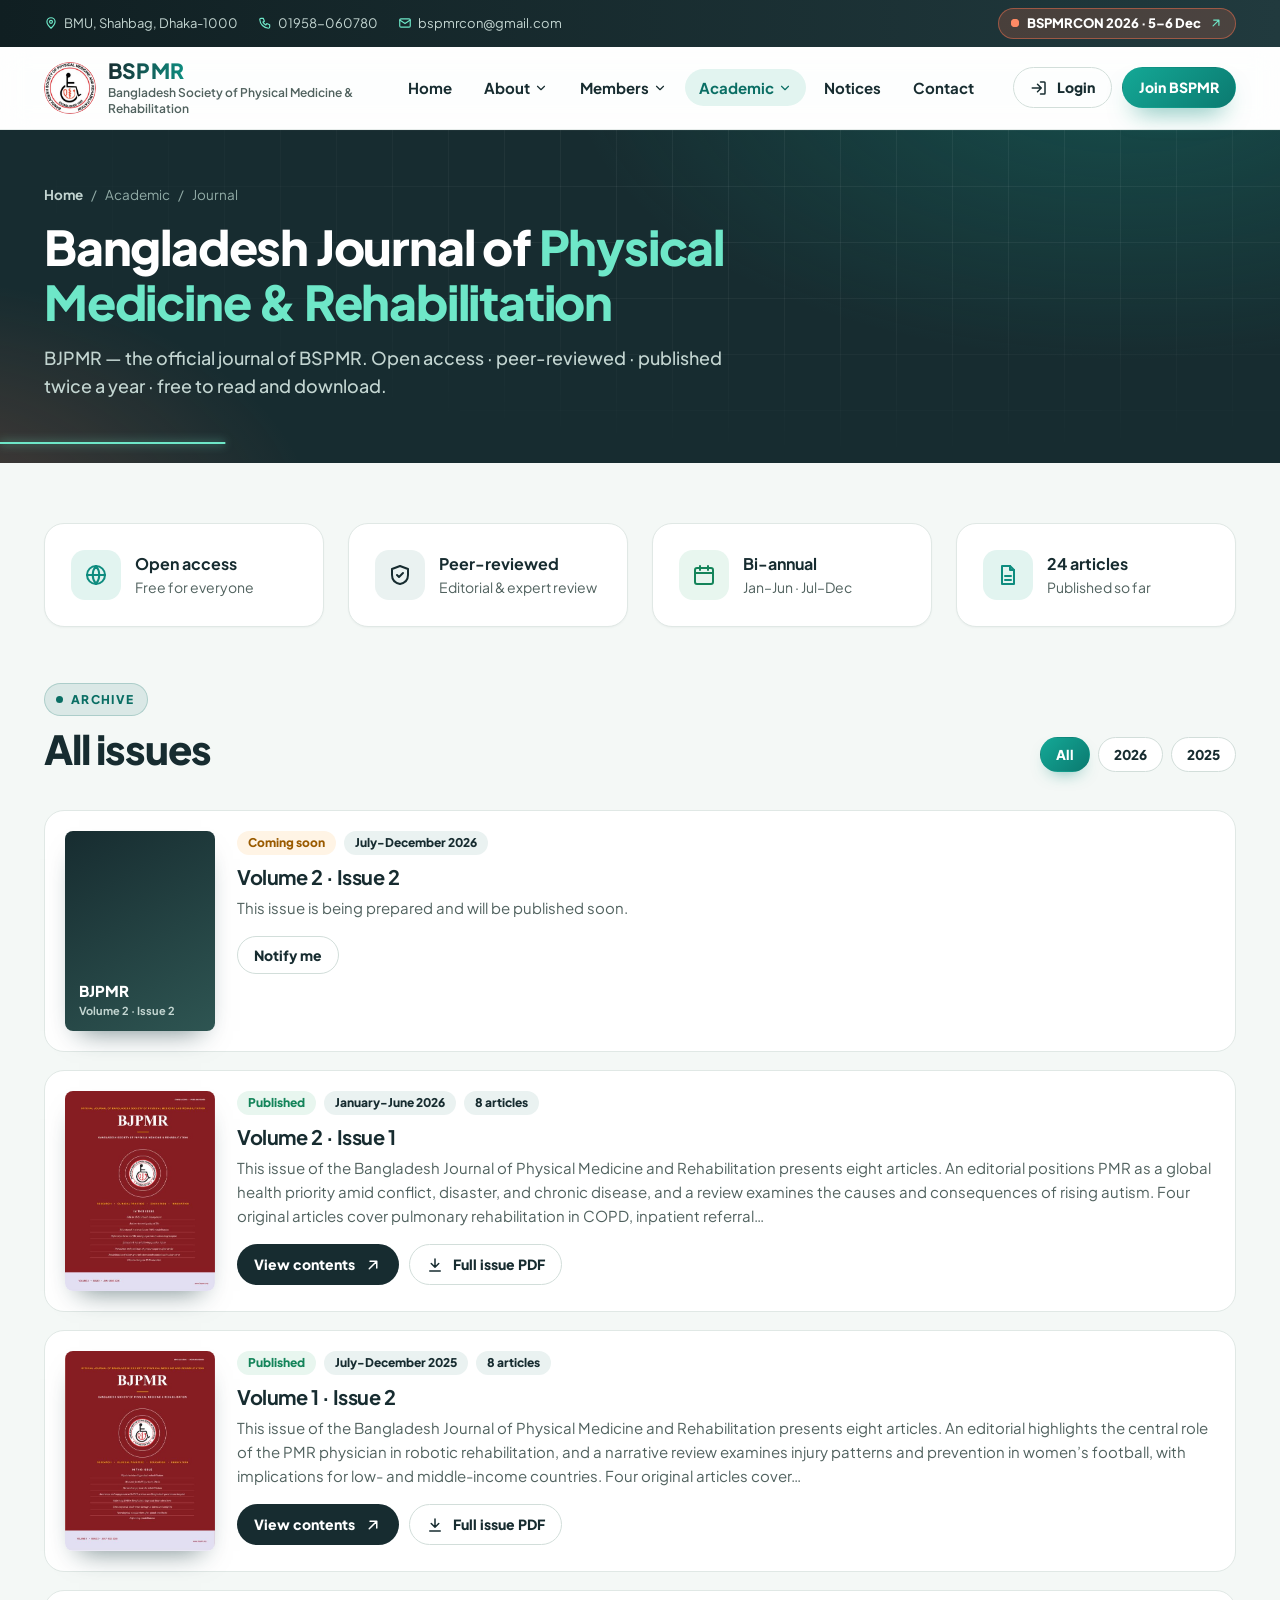
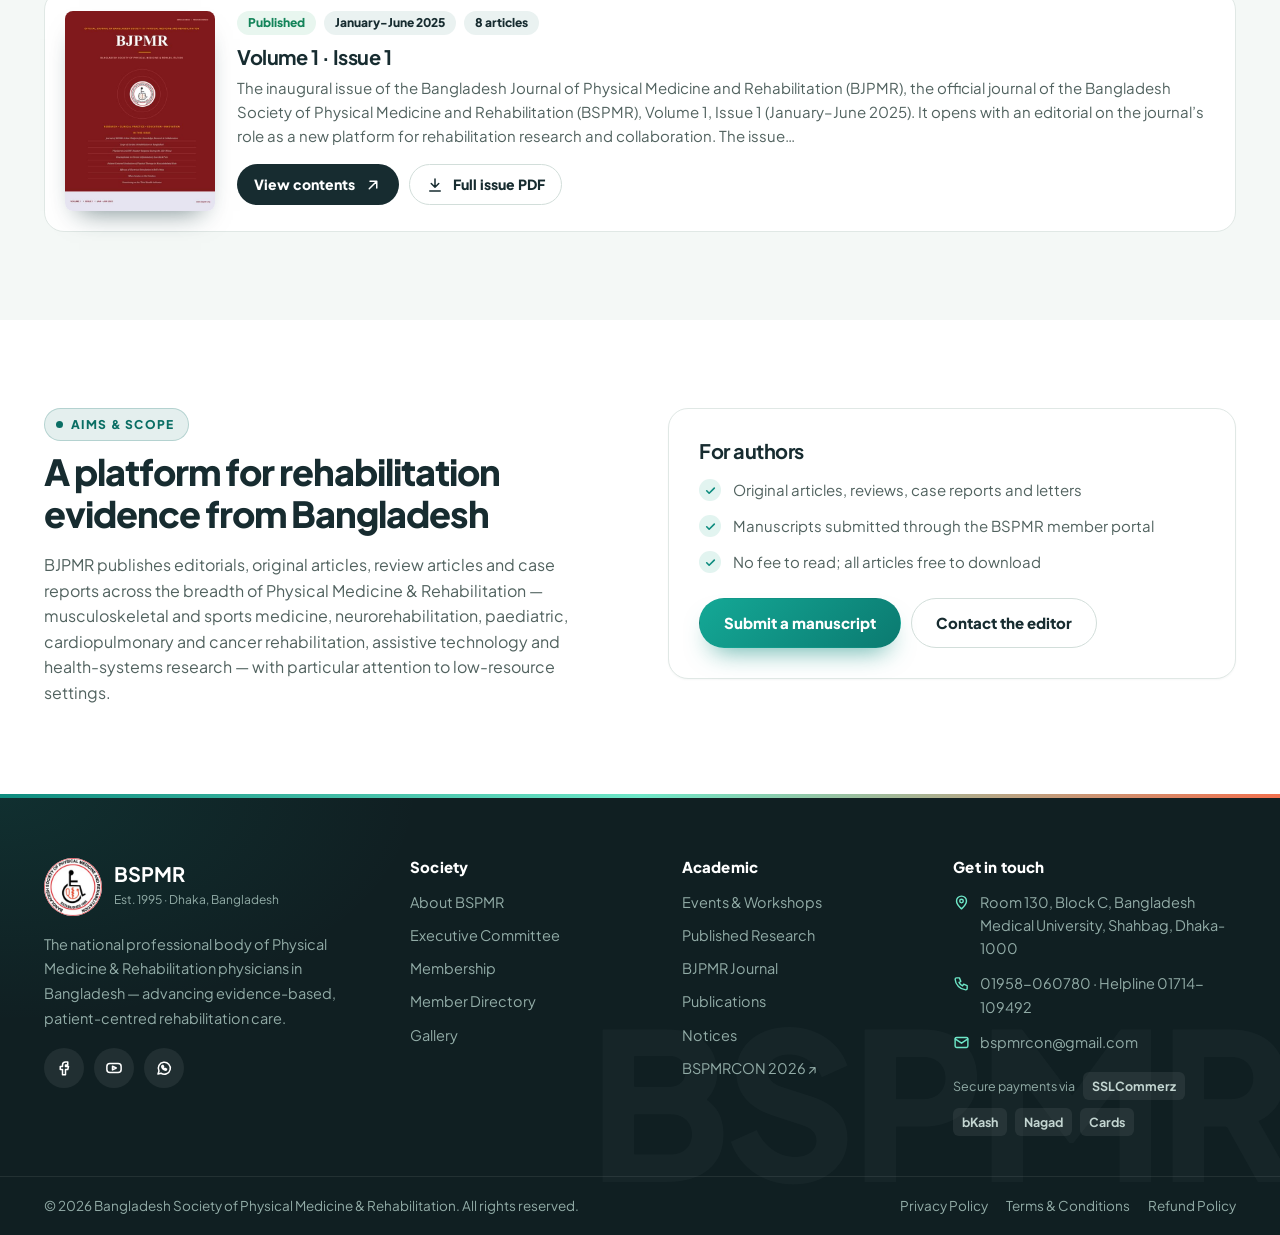
<file: journal.html>
<!doctype html>
<html lang="en">
<head>
<meta charset="utf-8">
<meta name="viewport" content="width=device-width, initial-scale=1">
<title>BJPMR Journal — BSPMR</title>
<meta name="description" content="Bangladesh Journal of Physical Medicine and Rehabilitation (BJPMR) — official open-access, peer-reviewed journal of BSPMR. Browse and download all issues.">
<meta name="theme-color" content="#172C30">
<link rel="icon" type="image/png" href="assets/img/bspmr-logo.png">
<link rel="preconnect" href="https://fonts.googleapis.com">
<link rel="preconnect" href="https://fonts.gstatic.com" crossorigin>
<link rel="stylesheet" href="https://fonts.googleapis.com/css2?family=Plus+Jakarta+Sans:wght@400;500;600;700;800&display=swap">
<link rel="stylesheet" href="assets/css/style.css?v=4">
</head>
<body data-page="journal">
<div id="site-header"></div>

<main id="main">
<section class="phero">
  <div class="wrap">
    <nav class="crumbs in1" aria-label="Breadcrumb"><a href="index.html">Home</a><span aria-hidden="true">/</span><span>Academic</span><span aria-hidden="true">/</span><span>Journal</span></nav>
    <h1 class="in2">Bangladesh Journal of <em>Physical Medicine &amp; Rehabilitation</em></h1>
    <p class="in3">BJPMR — the official journal of BSPMR. Open access · peer-reviewed · published twice a year · free to read and download.</p>
  </div>
  <svg class="phero-ecg" viewBox="0 0 1440 60" preserveAspectRatio="none" aria-hidden="true"><path class="ecg" pathLength="1000" d="M0 40 H300 L318 40 L330 14 L344 56 L358 4 L372 48 L382 40 H760 L778 40 L790 14 L804 56 L818 4 L832 48 L842 40 H1180 L1198 40 L1210 14 L1224 56 L1238 4 L1252 48 L1262 40 H1440" fill="none" stroke="#6EE7C8" stroke-width="2" stroke-linecap="round" stroke-linejoin="round" stroke-dasharray="140 860" style="filter:drop-shadow(0 0 5px rgba(110,231,200,.8))"/></svg>
</section>

<section class="section" style="padding-top:60px">
  <div class="wrap">
    <div class="grid" style="grid-template-columns:repeat(auto-fit,minmax(min(100%,200px),1fr));margin-bottom:56px">
      <div class="card rv" style="display:flex;gap:14px;align-items:center"><span class="ic"><svg viewBox="0 0 24 24" fill="none" stroke="currentColor" stroke-width="2" stroke-linecap="round" stroke-linejoin="round" aria-hidden="true"><circle cx="12" cy="12" r="9"/><path d="M3 12h18M12 3a14 14 0 0 1 0 18M12 3a14 14 0 0 0 0 18"/></svg></span><div><b>Open access</b><p class="muted" style="font-size:14px">Free for everyone</p></div></div>
      <div class="card rv"  style="display:flex;gap:14px;align-items:center"><span class="ic ic-navy"><svg viewBox="0 0 24 24" fill="none" stroke="currentColor" stroke-width="2" stroke-linecap="round" stroke-linejoin="round" aria-hidden="true"><path d="M12 3 4 6v6c0 5 3.5 8 8 9 4.5-1 8-4 8-9V6z"/><path d="m9 12 2 2 4-4"/></svg></span><div><b>Peer-reviewed</b><p class="muted" style="font-size:14px">Editorial &amp; expert review</p></div></div>
      <div class="card rv" style="display:flex;gap:14px;align-items:center"><span class="ic ic-green"><svg viewBox="0 0 24 24" fill="none" stroke="currentColor" stroke-width="2" stroke-linecap="round" stroke-linejoin="round" aria-hidden="true"><rect x="3" y="5" width="18" height="16" rx="2"/><path d="M16 3v4M8 3v4M3 10h18"/></svg></span><div><b>Bi-annual</b><p class="muted" style="font-size:14px">Jan–Jun · Jul–Dec</p></div></div>
      <div class="card rv" style="display:flex;gap:14px;align-items:center"><span class="ic"><svg viewBox="0 0 24 24" fill="none" stroke="currentColor" stroke-width="2" stroke-linecap="round" stroke-linejoin="round" aria-hidden="true"><path d="M14 3H6v18h12V7z"/><path d="M14 3v4h4M9 13h6M9 17h6"/></svg></span><div><b id="jArticles">24 articles</b><p class="muted" style="font-size:14px">Published so far</p></div></div>
    </div>

    <div class="sh rv"><div><span class="eyebrow">Archive</span><h2>All issues</h2></div>
      <div class="chips" role="group" aria-label="Year" id="jyears"></div></div>
    <div id="jlist" style="display:grid;gap:18px"></div>
  </div>
</section>

<section class="section section-white">
  <div class="wrap split" style="align-items:start">
    <div class="rv">
      <span class="eyebrow">Aims &amp; scope</span>
      <h2 style="font-size:clamp(26px,3vw,36px);font-weight:800;letter-spacing:-1px;margin:10px 0 18px">A platform for rehabilitation evidence from Bangladesh</h2>
      <p class="muted" style="font-size:16px">BJPMR publishes editorials, original articles, review articles and case reports across the breadth of Physical Medicine &amp; Rehabilitation — musculoskeletal and sports medicine, neurorehabilitation, paediatric, cardiopulmonary and cancer rehabilitation, assistive technology and health-systems research — with particular attention to low-resource settings.</p>
    </div>
    <div class="card rv" style="padding:30px">
      <h3 style="font-size:20px">For authors</h3>
      <ul class="check-list muted" style="margin:16px 0 24px;font-size:15px">
        <li>Original articles, reviews, case reports and letters</li>
        <li>Manuscripts submitted through the BSPMR member portal</li>
        <li>No fee to read; all articles free to download</li>
      </ul>
      <div style="display:flex;gap:10px;flex-wrap:wrap"><a class="btn btn-red" href="login.html?next=journal-submit">Submit a manuscript</a><a class="btn btn-ghost" href="contact.html">Contact the editor</a></div>
    </div>
  </div>
</section>

</main>

<div id="site-footer"></div>
<script src="assets/js/data.js?v=4"></script>
<script src="assets/js/site.js?v=4"></script>
<script>
(function () {
  var B = BSPMR, D = B.data;
  var J = D.journals;
  var total = J.reduce(function (s, j) { return s + (+j.count || 0); }, 0);
  document.getElementById('jArticles').textContent = total + ' articles';
  var years = ['All'].concat(Array.from(new Set(J.map(function (j) { return j.year; }))));
  var st = { y: 'All' };
  var yb = document.getElementById('jyears');
  yb.innerHTML = years.map(function (y) { return '<button class="chip" type="button" data-y="' + y + '" aria-pressed="' + (y === 'All') + '">' + y + '</button>'; }).join('');
  function render() {
    yb.querySelectorAll('.chip').forEach(function (c) { c.setAttribute('aria-pressed', c.dataset.y === st.y); });
    document.getElementById('jlist').innerHTML = J.filter(function (j) { return st.y === 'All' || String(j.year) === st.y; }).map(function (j, i) {
      var soon = j.status !== 'Published';
      return '<article class="issue rv" style="transition-delay:' + i * 50 + 'ms">' + (j.cover ? '<img src="' + j.cover + '" alt="Cover of BJPMR ' + B.esc(j.title) + '" loading="lazy">' : '<div class="cover-ph">BJPMR<small>' + B.esc(j.title) + '</small></div>') +
        '<div><div style="display:flex;gap:8px;flex-wrap:wrap;margin-bottom:10px"><span class="tag ' + (soon ? 'tag-amber' : 'tag-green') + '">' + (soon ? 'Coming soon' : 'Published') + '</span><span class="tag">' + B.esc(j.period) + ' ' + j.year + '</span>' + (j.count ? '<span class="tag">' + j.count + ' articles</span>' : '') + '</div>' +
        '<h3>' + B.esc(j.title) + '</h3><p class="muted" style="margin-top:8px;font-size:15px">' + (j.desc ? B.esc(j.desc) : 'This issue is being prepared and will be published soon.') + '</p>' +
        '<div class="acts">' + (soon ? '<button class="btn btn-ghost btn-sm" type="button" data-notify>Notify me</button>' : '<a class="btn btn-navy btn-sm" href="' + j.url + '" target="_blank" rel="noopener">View contents ' + B.icon('ext') + '</a><a class="btn btn-ghost btn-sm" href="' + j.pdf + '" target="_blank" rel="noopener">' + B.icon('download') + 'Full issue PDF</a>') + '</div></div></article>';
    }).join('');
    B.reveal(document.getElementById('jlist'));
  }
  yb.onclick = function (e) { var c = e.target.closest('.chip'); if (c) { st.y = c.dataset.y; render(); } };
  document.getElementById('jlist').onclick = function (e) { if (e.target.closest('[data-notify]')) B.toast('We’ll let you know when this issue is published.'); };
  render();

  B.reveal();
})();
</script>
</body>
</html>
</file>
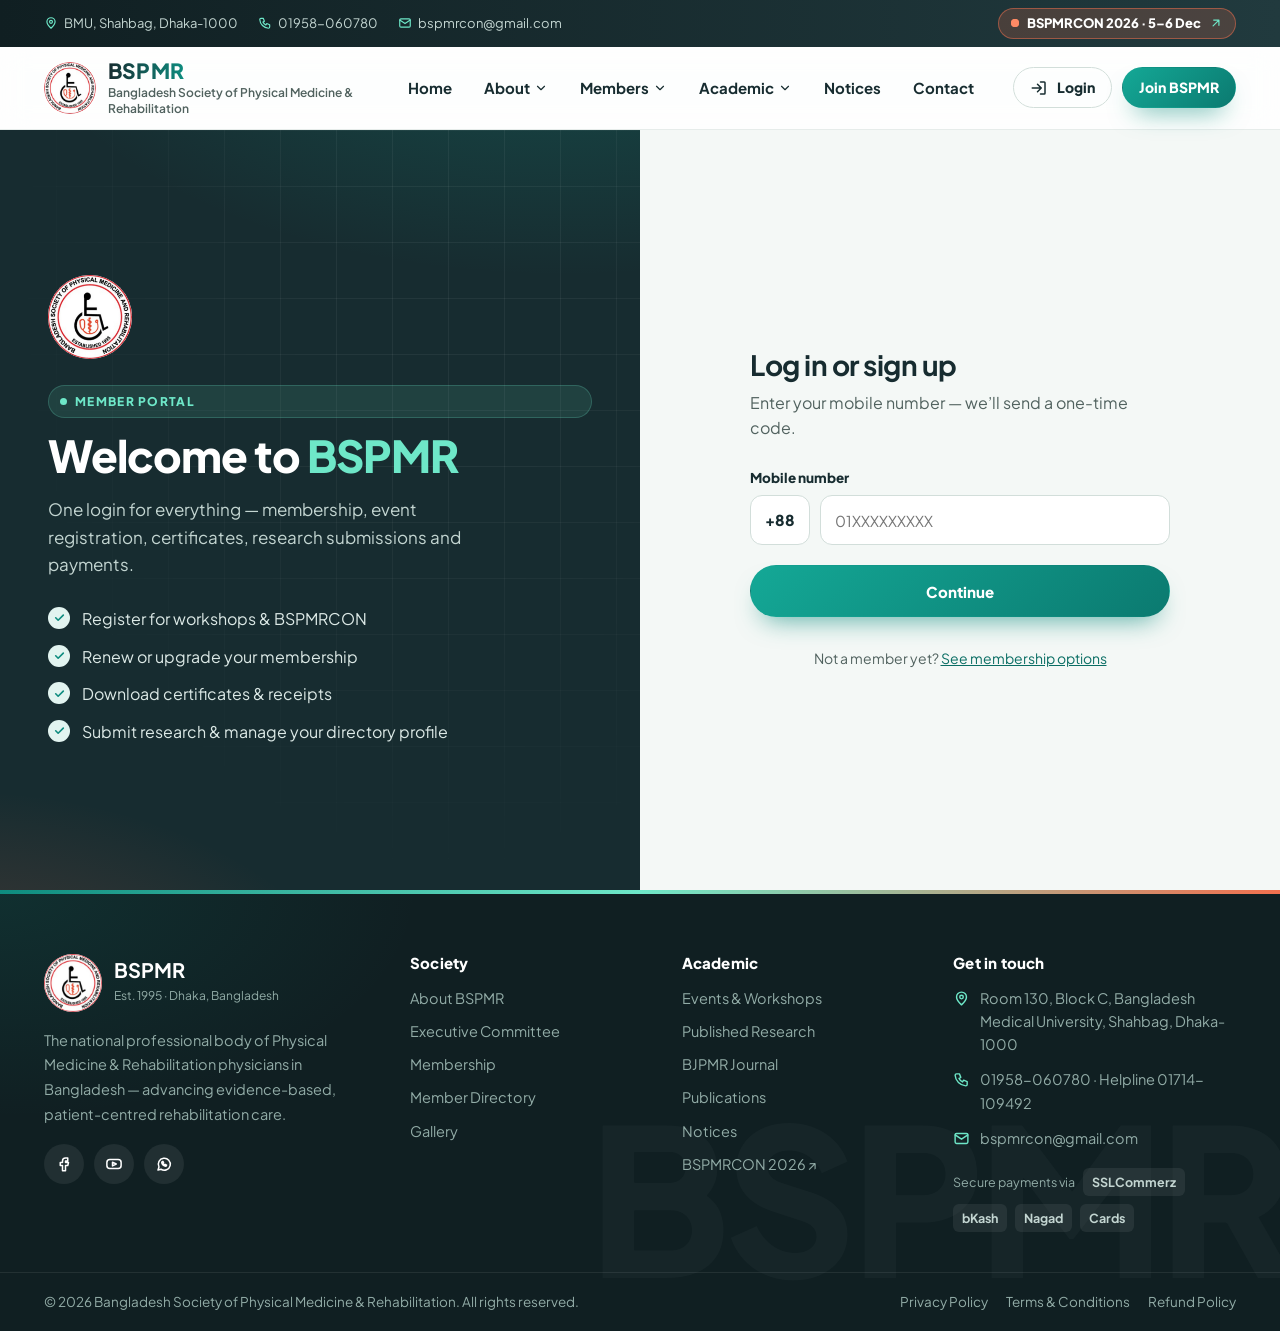
<file: login.html>
<!doctype html>
<html lang="en">
<head>
<meta charset="utf-8">
<meta name="viewport" content="width=device-width, initial-scale=1">
<title>Member Login — BSPMR</title>
<meta name="description" content="Log in to the BSPMR member portal with your phone number.">
<meta name="theme-color" content="#172C30">
<link rel="icon" type="image/png" href="assets/img/bspmr-logo.png">
<link rel="preconnect" href="https://fonts.googleapis.com">
<link rel="preconnect" href="https://fonts.gstatic.com" crossorigin>
<link rel="stylesheet" href="https://fonts.googleapis.com/css2?family=Plus+Jakarta+Sans:wght@400;500;600;700;800&display=swap">
<link rel="stylesheet" href="assets/css/style.css?v=4">
</head>
<body data-page="login">
<div id="site-header"></div>

<main id="main">


<section class="auth">
  <div class="auth-side">
    <img src="assets/img/bspmr-logo.png" alt="" width="84" height="84" style="border-radius:50%;background:#fff;margin-bottom:26px">
    <span class="eyebrow" style="color:var(--coral)">Member portal</span>
    <h1 style="font-size:clamp(30px,3.6vw,44px);font-weight:800;letter-spacing:-1px;margin:12px 0 16px">Welcome to <span style="color:#6EE7C8">BSPMR</span></h1>
    <p style="color:#C3D5D1;font-size:17px;max-width:460px">One login for everything — membership, event registration, certificates, research submissions and payments.</p>
    <ul class="check-list" style="margin-top:28px;color:#DCE9E6">
      <li>Register for workshops &amp; BSPMRCON</li>
      <li>Renew or upgrade your membership</li>
      <li>Download certificates &amp; receipts</li>
      <li>Submit research &amp; manage your directory profile</li>
    </ul>
  </div>
  <div class="auth-main">
    <div class="auth-box">
      <div id="nextNote" class="tag tag-red" style="display:none;margin-bottom:16px"></div>
      <form id="step1">
        <h2 style="font-size:28px">Log in or sign up</h2>
        <p class="muted" style="margin:8px 0 26px">Enter your mobile number — we’ll send a one-time code.</p>
        <label class="lbl" for="ph">Mobile number</label>
        <div style="display:flex;gap:10px"><span class="field" style="width:auto;display:inline-flex;align-items:center;font-weight:800">+88</span><input class="field" id="ph" type="tel" inputmode="numeric" autocomplete="tel" placeholder="01XXXXXXXXX" maxlength="11" required></div>
        <p id="phErr" class="muted" style="color:var(--red);font-size:13.5px;margin-top:8px;display:none">Enter a valid 11-digit Bangladeshi mobile number.</p>
        <button class="btn btn-red" type="submit" style="width:100%;min-height:52px;margin-top:20px">Continue</button>
      </form>
      <form id="step2" style="display:none">
        <button type="button" id="back" class="link-arrow" style="background:none;border:0;padding:0;cursor:pointer;margin-bottom:18px">← Change number</button>
        <h2 style="font-size:28px">Enter the code</h2>
        <p class="muted" style="margin:8px 0 26px">We sent a 4-digit code to <b id="phShow"></b>.</p>
        <div class="otp" id="otp"><input aria-label="Digit 1" maxlength="1" inputmode="numeric"><input aria-label="Digit 2" maxlength="1" inputmode="numeric"><input aria-label="Digit 3" maxlength="1" inputmode="numeric"><input aria-label="Digit 4" maxlength="1" inputmode="numeric"></div>
        <button class="btn btn-red" type="submit" style="width:100%;min-height:52px;margin-top:22px">Verify &amp; continue</button>
        <p class="muted" style="font-size:13.5px;margin-top:14px;text-align:center">Prototype: any 4 digits will work.</p>
      </form>
      <p class="muted" style="font-size:14px;margin-top:30px;text-align:center">Not a member yet? <a href="membership.html">See membership options</a></p>
    </div>
  </div>
</section>

</main>

<div id="site-footer"></div>
<script src="assets/js/data.js?v=4"></script>
<script src="assets/js/site.js?v=4"></script>
<script>
(function () {
  var B = BSPMR, D = B.data;
  var next = B.qs('next'), note = document.getElementById('nextNote'), msg = '';
  var m = /^event-(\d+)$/.exec(next);
  if (m) { var ev = D.events.filter(function (e) { return String(e.id) === m[1]; })[0]; if (ev) msg = 'Log in to register for: ' + ev.name; }
  else if (/^membership/.test(next)) msg = 'Log in to start your ' + (next === 'membership-life' ? 'Life Membership ' : next === 'membership-general' ? 'General Membership ' : 'membership ') + 'application';
  else if (next === 'research-submit') msg = 'Log in to submit your research';
  else if (next === 'journal-submit') msg = 'Log in to submit a manuscript to BJPMR';
  if (msg) { note.textContent = msg; note.style.display = 'inline-flex'; }
  var s1 = document.getElementById('step1'), s2 = document.getElementById('step2'), ph = document.getElementById('ph');
  ph.oninput = function () { ph.value = ph.value.replace(/\D/g, ''); };
  s1.onsubmit = function (e) {
    e.preventDefault();
    if (!/^01[3-9]\d{8}$/.test(ph.value)) { document.getElementById('phErr').style.display = 'block'; ph.focus(); return; }
    document.getElementById('phErr').style.display = 'none';
    document.getElementById('phShow').textContent = '+88 ' + ph.value;
    s1.style.display = 'none'; s2.style.display = 'block'; s2.querySelector('input').focus();
  };
  document.getElementById('back').onclick = function () { s2.style.display = 'none'; s1.style.display = 'block'; ph.focus(); };
  var boxes = s2.querySelectorAll('.otp input');
  boxes.forEach(function (b, i) {
    b.oninput = function () { b.value = b.value.replace(/\D/g, ''); if (b.value && boxes[i + 1]) boxes[i + 1].focus(); };
    b.onkeydown = function (e) { if (e.key === 'Backspace' && !b.value && boxes[i - 1]) boxes[i - 1].focus(); };
  });
  s2.onsubmit = function (e) {
    e.preventDefault();
    var code = Array.prototype.map.call(boxes, function (b) { return b.value; }).join('');
    if (code.length < 4) { B.toast('Enter all 4 digits.'); return; }
    B.toast('Verified — the member portal is outside this prototype’s scope.');
  };

  B.reveal();
})();
</script>
</body>
</html>
</file>
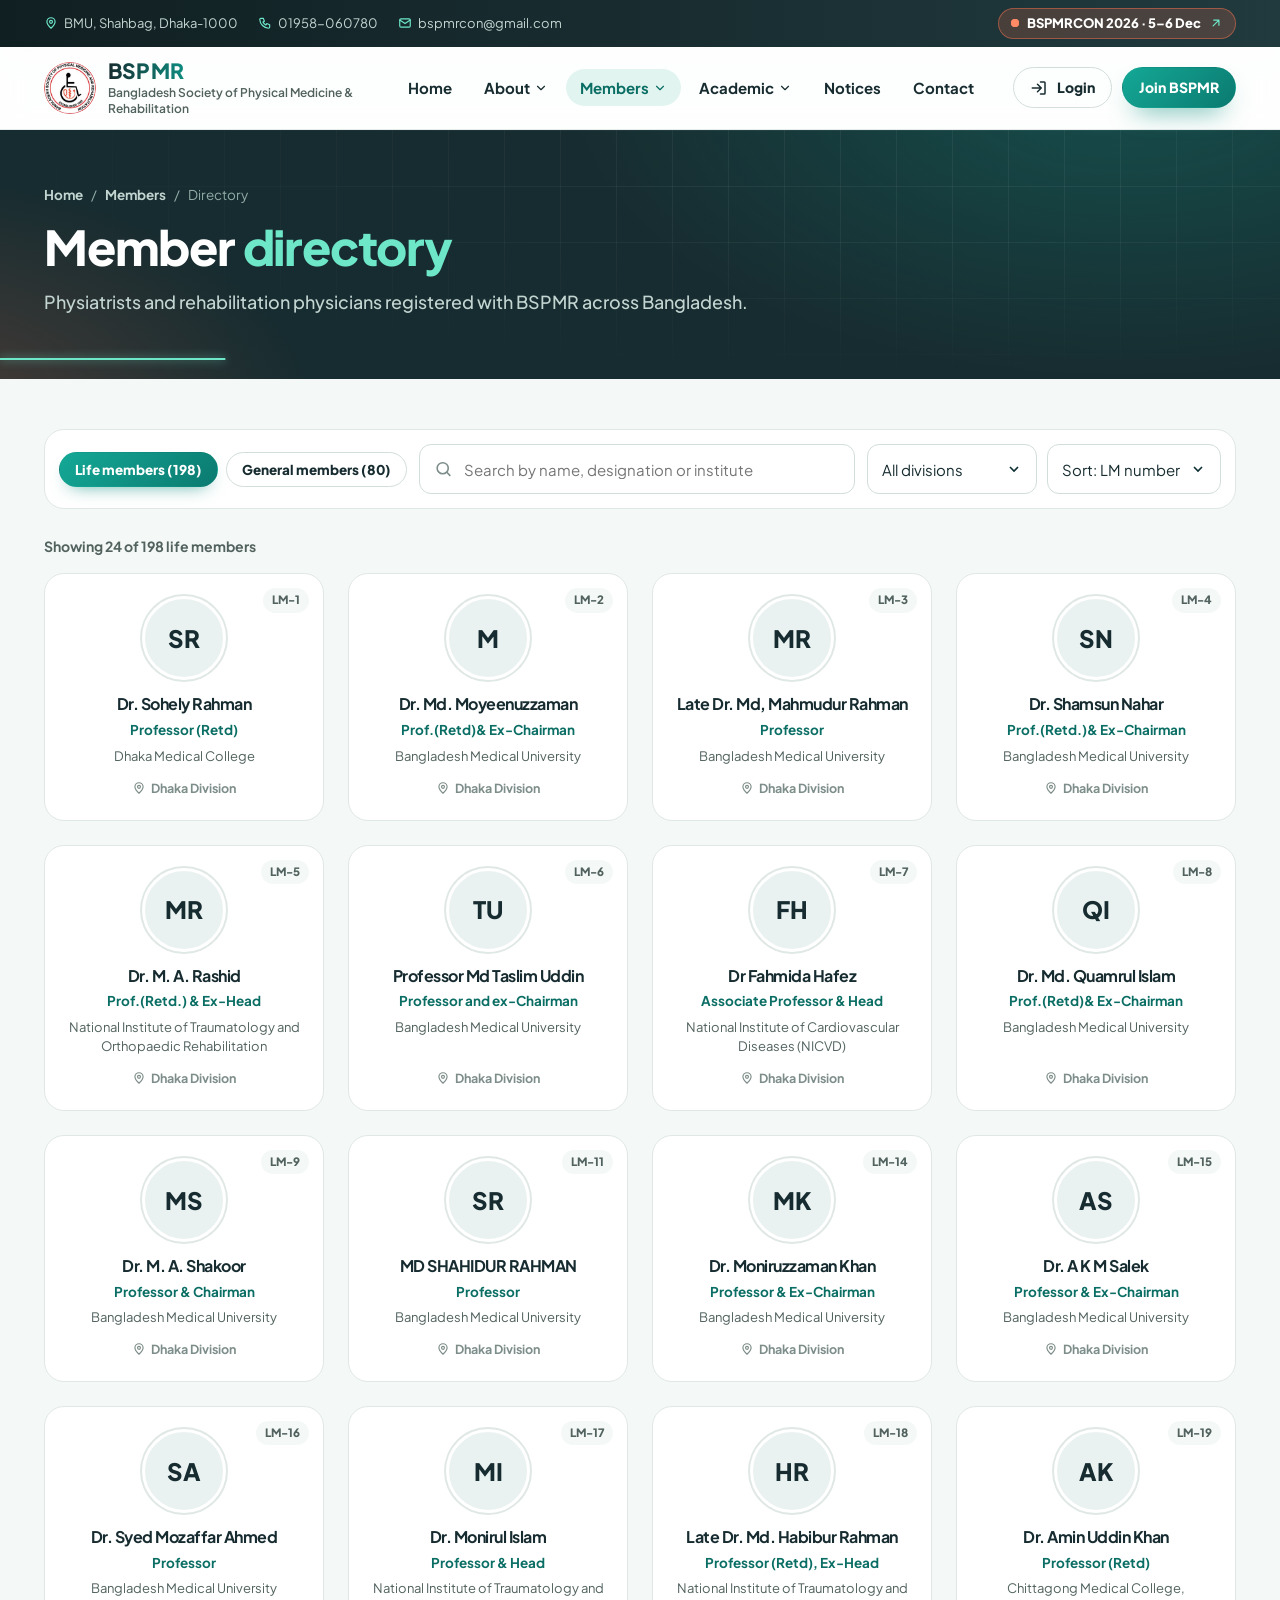
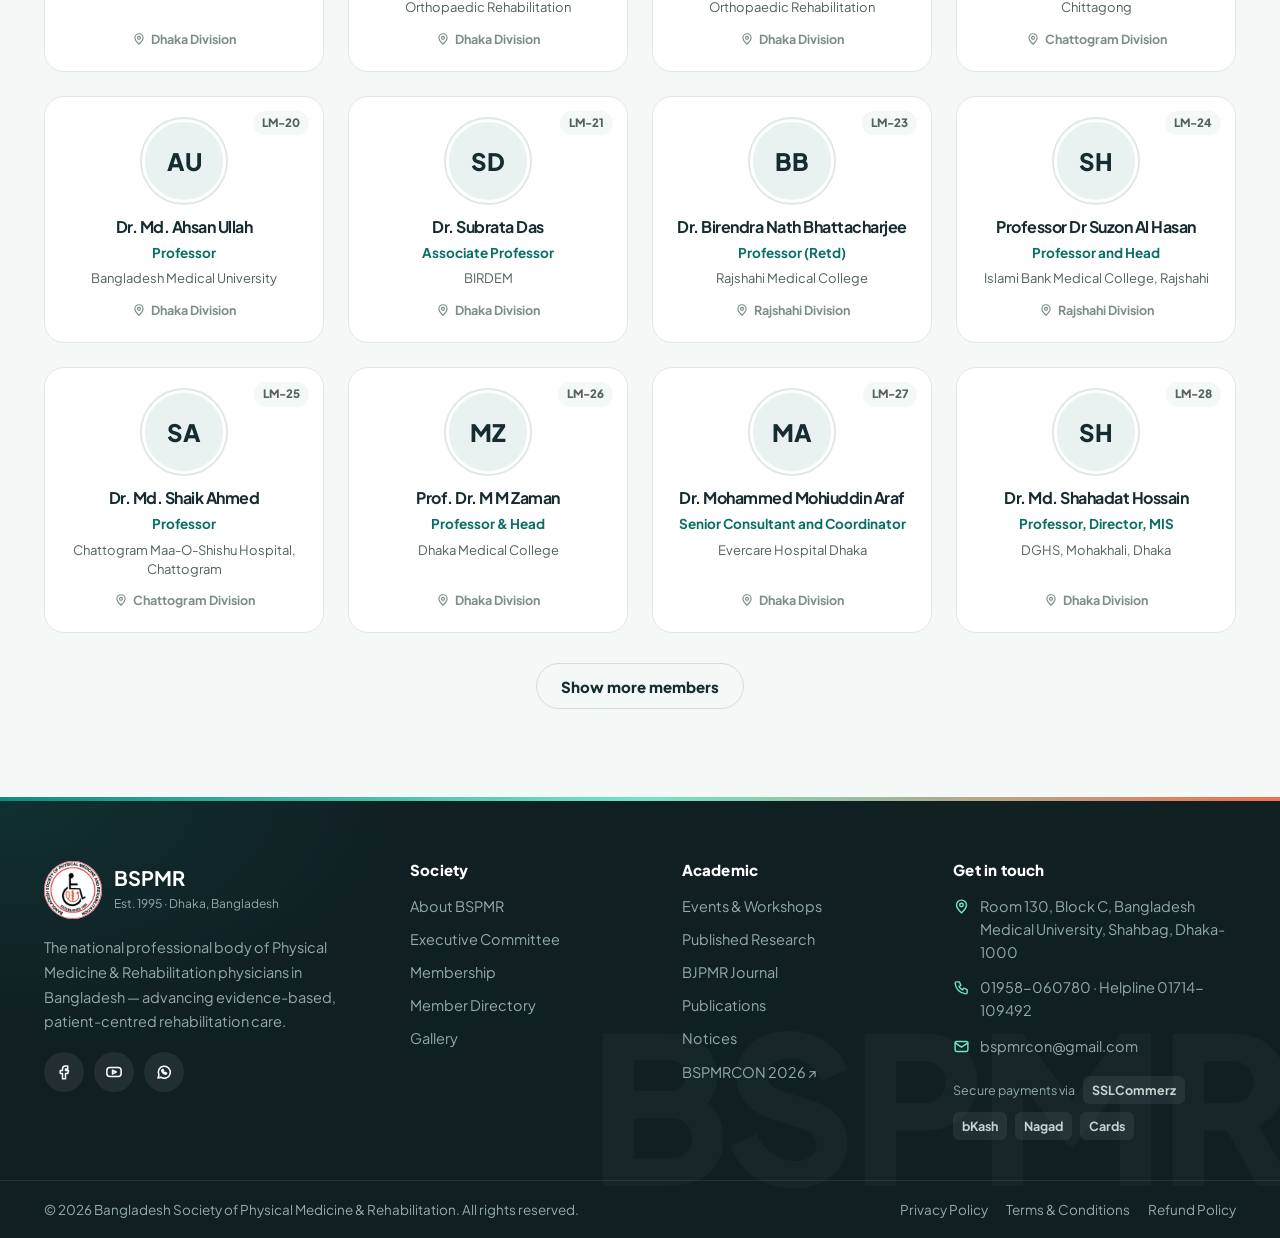
<file: members.html>
<!doctype html>
<html lang="en">
<head>
<meta charset="utf-8">
<meta name="viewport" content="width=device-width, initial-scale=1">
<title>Member Directory — BSPMR</title>
<meta name="description" content="Directory of BSPMR life members and general members — search by name, institute or division.">
<meta name="theme-color" content="#172C30">
<link rel="icon" type="image/png" href="assets/img/bspmr-logo.png">
<link rel="preconnect" href="https://fonts.googleapis.com">
<link rel="preconnect" href="https://fonts.gstatic.com" crossorigin>
<link rel="stylesheet" href="https://fonts.googleapis.com/css2?family=Plus+Jakarta+Sans:wght@400;500;600;700;800&display=swap">
<link rel="stylesheet" href="assets/css/style.css?v=4">
</head>
<body data-page="members">
<div id="site-header"></div>

<main id="main">
<section class="phero">
  <div class="wrap">
    <nav class="crumbs in1" aria-label="Breadcrumb"><a href="index.html">Home</a><span aria-hidden="true">/</span><a href="membership.html">Members</a><span aria-hidden="true">/</span><span>Directory</span></nav>
    <h1 class="in2">Member <em>directory</em></h1>
    <p class="in3">Physiatrists and rehabilitation physicians registered with BSPMR across Bangladesh.</p>
  </div>
  <svg class="phero-ecg" viewBox="0 0 1440 60" preserveAspectRatio="none" aria-hidden="true"><path class="ecg" pathLength="1000" d="M0 40 H300 L318 40 L330 14 L344 56 L358 4 L372 48 L382 40 H760 L778 40 L790 14 L804 56 L818 4 L832 48 L842 40 H1180 L1198 40 L1210 14 L1224 56 L1238 4 L1252 48 L1262 40 H1440" fill="none" stroke="#6EE7C8" stroke-width="2" stroke-linecap="round" stroke-linejoin="round" stroke-dasharray="140 860" style="filter:drop-shadow(0 0 5px rgba(110,231,200,.8))"/></svg>
</section>

<section class="section" style="padding-top:50px">
  <div class="wrap">
    <div class="toolbar rv on">
      <div class="chips" role="group" aria-label="Membership type">
        <button class="chip" type="button" data-type="life" aria-pressed="true">Life members <span id="cLife"></span></button>
        <button class="chip" type="button" data-type="general" aria-pressed="false">General members <span id="cGen"></span></button>
      </div>
      <div class="search-field"><label class="sr-only" for="mq">Search members</label><svg viewBox="0 0 24 24" fill="none" stroke="currentColor" stroke-width="2" stroke-linecap="round" stroke-linejoin="round" aria-hidden="true"><circle cx="11" cy="11" r="7"/><path d="m20 20-3.5-3.5"/></svg><input class="field" id="mq" type="search" placeholder="Search by name, designation or institute"></div>
      <div style="display:flex;gap:10px;flex-wrap:wrap">
        <label class="sr-only" for="mdiv">Division</label><select class="field" id="mdiv" style="width:auto;min-width:170px"><option value="">All divisions</option></select>
        <label class="sr-only" for="msort">Sort</label><select class="field" id="msort" style="width:auto"><option value="lm">Sort: LM number</option><option value="name">Sort: Name A–Z</option></select>
      </div>
    </div>
    <p class="count-note" id="mcount" aria-live="polite"></p>
    <div class="grid g4" id="mgrid"></div>
    <div class="pager"><button class="btn btn-ghost" id="mmore" type="button">Show more members</button></div>
  </div>
</section>

</main>

<div id="site-footer"></div>
<script src="assets/js/data.js?v=4"></script>
<script src="assets/js/site.js?v=4"></script>
<script>
(function () {
  var B = BSPMR, D = B.data;
  var st = { type: B.qs('type') === 'general' ? 'general' : 'life', q: B.qs('q'), div: B.qs('div'), sort: 'lm', shown: 24 };
  var grid = document.getElementById('mgrid'), more = document.getElementById('mmore');
  document.getElementById('cLife').textContent = '(' + D.life.length + ')';
  document.getElementById('cGen').textContent = '(' + D.general.length + ')';
  var sel = document.getElementById('mdiv');
  D.divisions.forEach(function (d) { var o = document.createElement('option'); o.value = o.textContent = d; sel.appendChild(o); });
  document.getElementById('mq').value = st.q; sel.value = st.div;
  function list() {
    var q = st.q.toLowerCase().trim();
    var L = (st.type === 'life' ? D.life : D.general).filter(function (m) {
      return (!st.div || m.v === st.div) && (!q || (m.n + ' ' + m.d + ' ' + m.i).toLowerCase().indexOf(q) > -1);
    });
    if (st.sort === 'name' || st.type === 'general') L = L.slice().sort(function (a, b) { return a.n.replace(/^(Late\s+)?(Prof(essor)?\.?\s+)?(Dr\.?\s*)?/i, '').localeCompare(b.n.replace(/^(Late\s+)?(Prof(essor)?\.?\s+)?(Dr\.?\s*)?/i, '')); });
    return L;
  }
  function render() {
    var L = list();
    document.querySelectorAll('[data-type]').forEach(function (c) { c.setAttribute('aria-pressed', c.dataset.type === st.type); });
    document.getElementById('msort').disabled = st.type === 'general';
    document.getElementById('mcount').textContent = 'Showing ' + Math.min(st.shown, L.length) + ' of ' + L.length + ' ' + (st.type === 'life' ? 'life' : 'general') + ' members' + (st.div ? ' in ' + st.div + ' Division' : '');
    grid.innerHTML = L.length ? L.slice(0, st.shown).map(B.memberCard).join('') : '<div class="empty" style="grid-column:1/-1"><b>No members found</b>Try a different name, institute or division.</div>';
    more.style.display = L.length > st.shown ? '' : 'none';
    B.reveal(grid);
  }
  document.querySelectorAll('[data-type]').forEach(function (c) { c.onclick = function () { st.type = c.dataset.type; st.shown = 24; render(); }; });
  var t; document.getElementById('mq').oninput = function (e) { clearTimeout(t); t = setTimeout(function () { st.q = e.target.value; st.shown = 24; render(); }, 150); };
  sel.onchange = function () { st.div = sel.value; st.shown = 24; render(); };
  document.getElementById('msort').onchange = function (e) { st.sort = e.target.value; render(); };
  more.onclick = function () { st.shown += 24; render(); };
  render();

  B.reveal();
})();
</script>
</body>
</html>
</file>
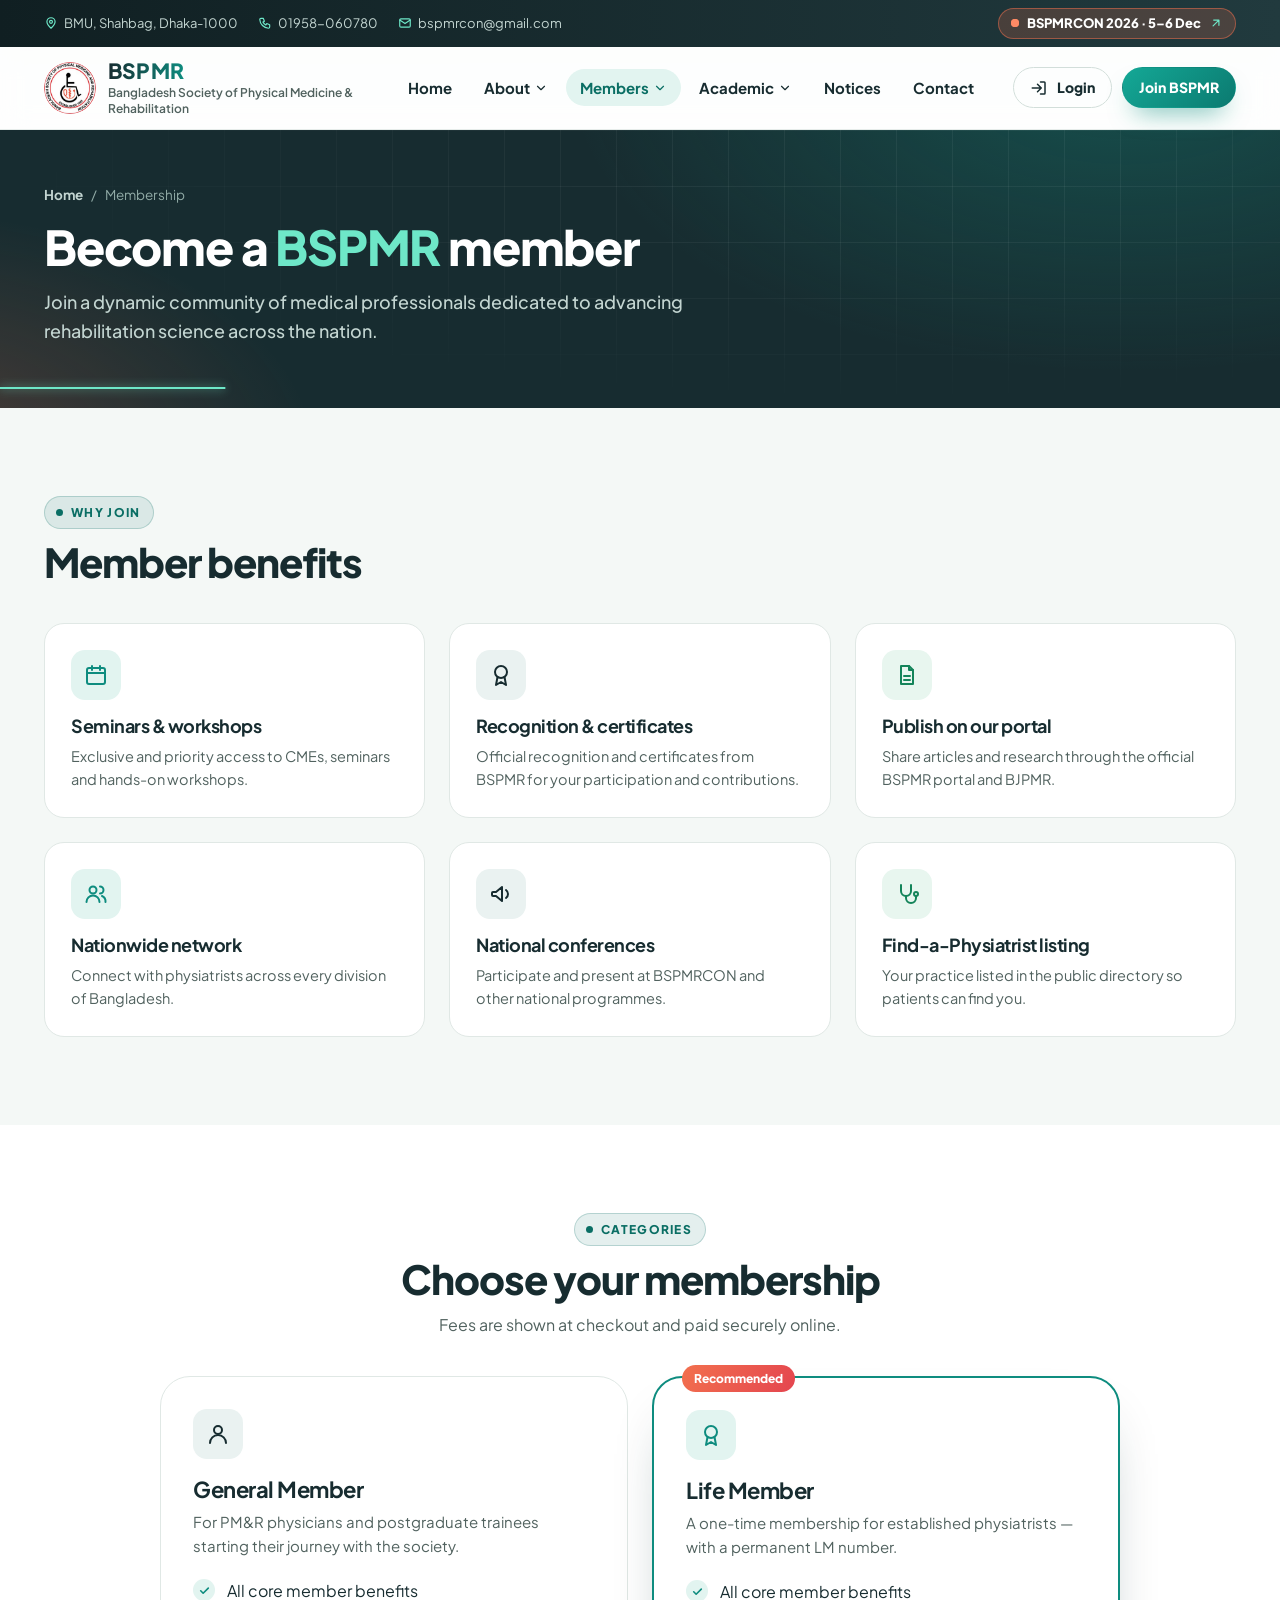
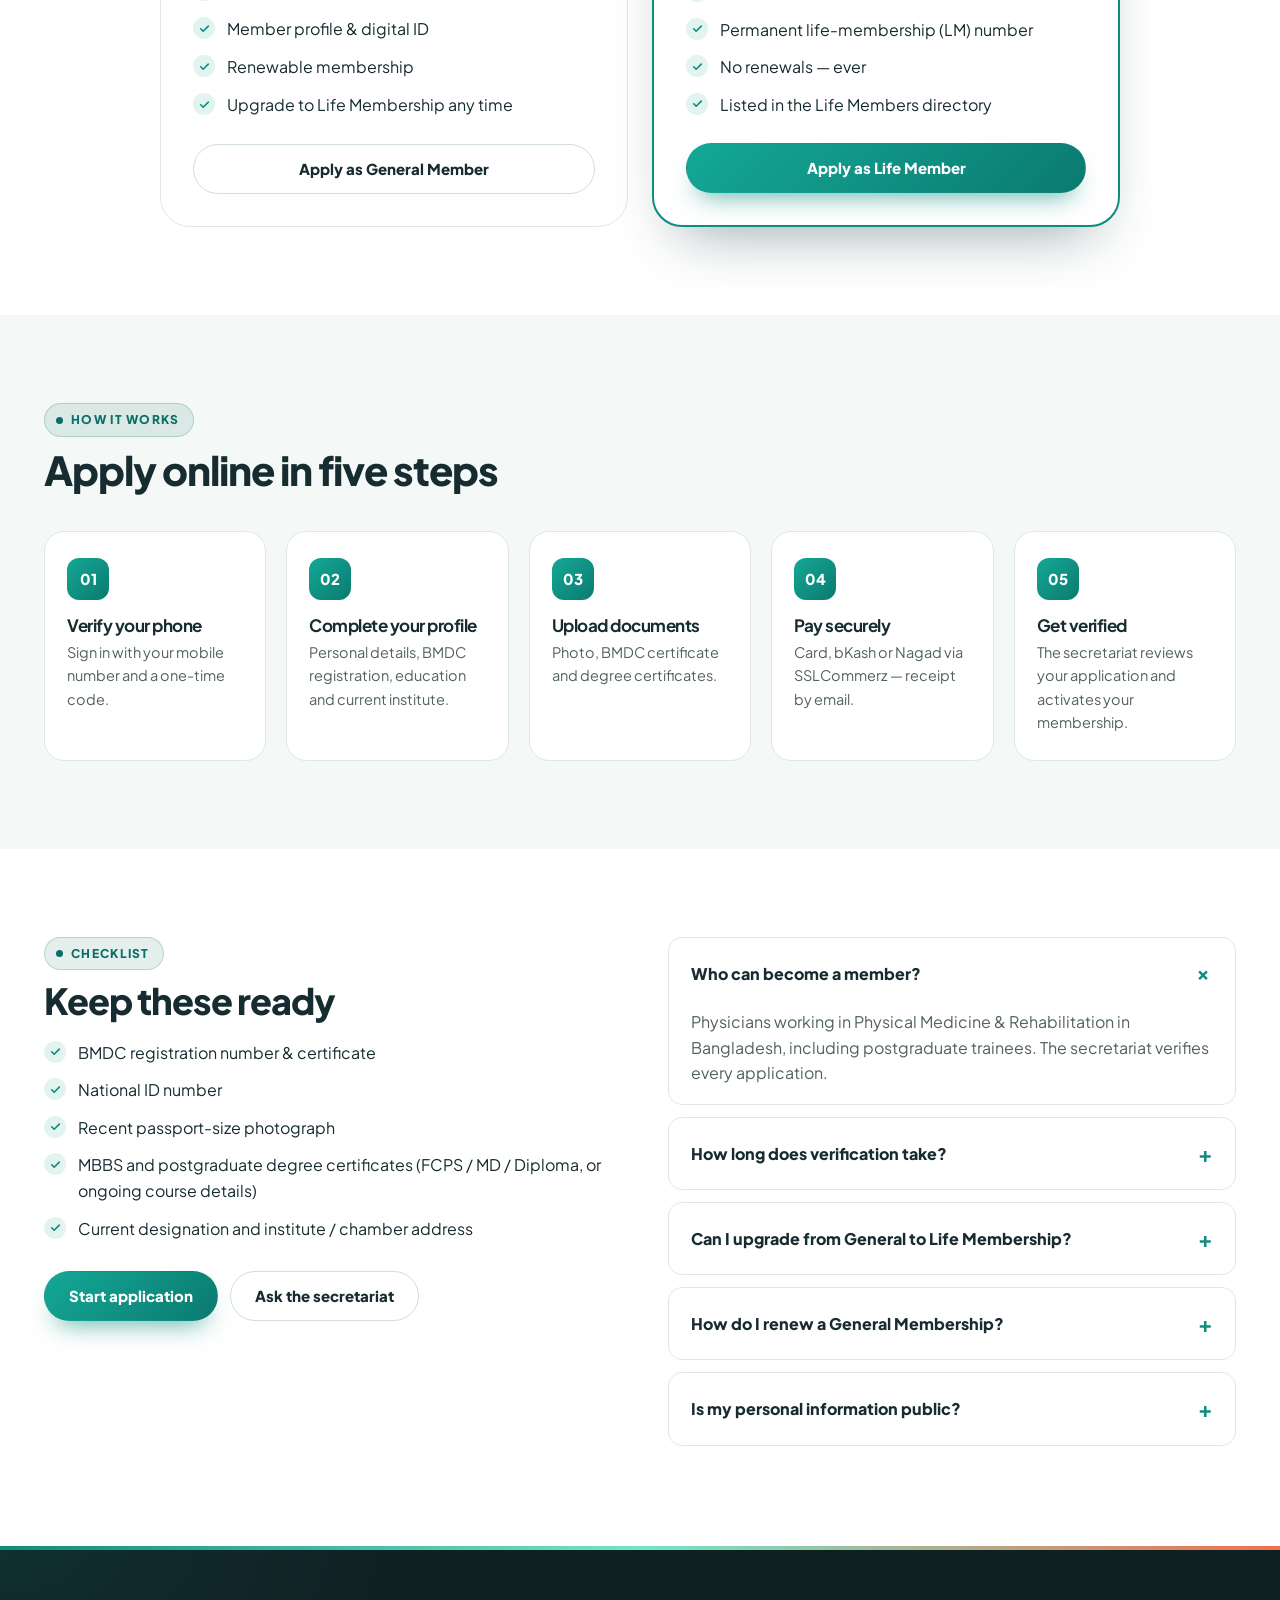
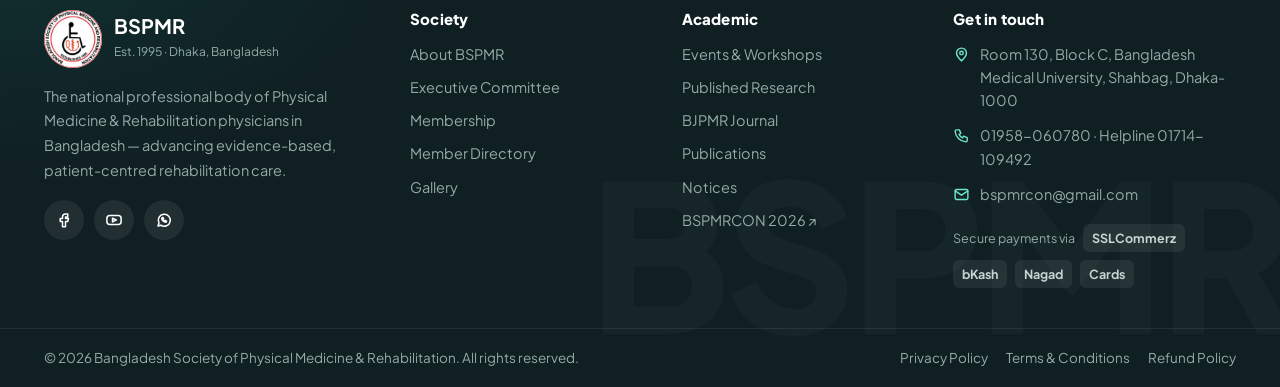
<file: membership.html>
<!doctype html>
<html lang="en">
<head>
<meta charset="utf-8">
<meta name="viewport" content="width=device-width, initial-scale=1">
<title>Membership — BSPMR</title>
<meta name="description" content="Become a member of BSPMR — benefits, membership categories, how to apply online and required documents.">
<meta name="theme-color" content="#172C30">
<link rel="icon" type="image/png" href="assets/img/bspmr-logo.png">
<link rel="preconnect" href="https://fonts.googleapis.com">
<link rel="preconnect" href="https://fonts.gstatic.com" crossorigin>
<link rel="stylesheet" href="https://fonts.googleapis.com/css2?family=Plus+Jakarta+Sans:wght@400;500;600;700;800&display=swap">
<link rel="stylesheet" href="assets/css/style.css?v=4">
</head>
<body data-page="membership">
<div id="site-header"></div>

<main id="main">
<section class="phero">
  <div class="wrap">
    <nav class="crumbs in1" aria-label="Breadcrumb"><a href="index.html">Home</a><span aria-hidden="true">/</span><span>Membership</span></nav>
    <h1 class="in2">Become a <em>BSPMR</em> member</h1>
    <p class="in3">Join a dynamic community of medical professionals dedicated to advancing rehabilitation science across the nation.</p>
  </div>
  <svg class="phero-ecg" viewBox="0 0 1440 60" preserveAspectRatio="none" aria-hidden="true"><path class="ecg" pathLength="1000" d="M0 40 H300 L318 40 L330 14 L344 56 L358 4 L372 48 L382 40 H760 L778 40 L790 14 L804 56 L818 4 L832 48 L842 40 H1180 L1198 40 L1210 14 L1224 56 L1238 4 L1252 48 L1262 40 H1440" fill="none" stroke="#6EE7C8" stroke-width="2" stroke-linecap="round" stroke-linejoin="round" stroke-dasharray="140 860" style="filter:drop-shadow(0 0 5px rgba(110,231,200,.8))"/></svg>
</section>

<section class="section">
  <div class="wrap">
    <div class="sh rv"><div><span class="eyebrow">Why join</span><h2>Member <em>benefits</em></h2></div></div>
    <div class="grid g3">
      <div class="pillar lift rv"><span class="ic"><svg viewBox="0 0 24 24" fill="none" stroke="currentColor" stroke-width="2" stroke-linecap="round" stroke-linejoin="round" aria-hidden="true"><rect x="3" y="5" width="18" height="16" rx="2"/><path d="M16 3v4M8 3v4M3 10h18"/></svg></span><h3>Seminars &amp; workshops</h3><p>Exclusive and priority access to CMEs, seminars and hands-on workshops.</p></div>
      <div class="pillar lift rv" style="transition-delay:60ms"><span class="ic ic-navy"><svg viewBox="0 0 24 24" fill="none" stroke="currentColor" stroke-width="2" stroke-linecap="round" stroke-linejoin="round" aria-hidden="true"><circle cx="12" cy="9" r="6"/><path d="m8.5 14-1.5 8 5-3 5 3-1.5-8"/></svg></span><h3>Recognition &amp; certificates</h3><p>Official recognition and certificates from BSPMR for your participation and contributions.</p></div>
      <div class="pillar lift rv" style="transition-delay:120ms"><span class="ic ic-green"><svg viewBox="0 0 24 24" fill="none" stroke="currentColor" stroke-width="2" stroke-linecap="round" stroke-linejoin="round" aria-hidden="true"><path d="M14 3H6v18h12V7z"/><path d="M14 3v4h4M9 13h6M9 17h6"/></svg></span><h3>Publish on our portal</h3><p>Share articles and research through the official BSPMR portal and BJPMR.</p></div>
      <div class="pillar lift rv"><span class="ic"><svg viewBox="0 0 24 24" fill="none" stroke="currentColor" stroke-width="2" stroke-linecap="round" stroke-linejoin="round" aria-hidden="true"><circle cx="9" cy="8" r="3.5"/><path d="M2.5 20a6.5 6.5 0 0 1 13 0"/><path d="M16 4.5a3.5 3.5 0 0 1 0 7M18 14a6 6 0 0 1 3.5 6"/></svg></span><h3>Nationwide network</h3><p>Connect with physiatrists across every division of Bangladesh.</p></div>
      <div class="pillar lift rv" style="transition-delay:60ms"><span class="ic ic-navy"><svg viewBox="0 0 24 24" fill="none" stroke="currentColor" stroke-width="2" stroke-linecap="round" stroke-linejoin="round" aria-hidden="true"><path d="M3 11v2a1 1 0 0 0 1 1h3l6 5V5L7 10H4a1 1 0 0 0-1 1z"/><path d="M17 8a5 5 0 0 1 0 8"/></svg></span><h3>National conferences</h3><p>Participate and present at BSPMRCON and other national programmes.</p></div>
      <div class="pillar lift rv" style="transition-delay:120ms"><span class="ic ic-green"><svg viewBox="0 0 24 24" fill="none" stroke="currentColor" stroke-width="2" stroke-linecap="round" stroke-linejoin="round" aria-hidden="true"><path d="M6 3v6a5 5 0 0 0 10 0V3"/><path d="M11 14v2a5 5 0 0 0 10 0v-2"/><circle cx="21" cy="12" r="2"/></svg></span><h3>Find-a-Physiatrist listing</h3><p>Your practice listed in the public directory so patients can find you.</p></div>
    </div>
  </div>
</section>

<section class="section section-white">
  <div class="wrap">
    <div class="sh rv" style="justify-content:center;text-align:center"><div><span class="eyebrow">Categories</span><h2>Choose your <em>membership</em></h2><p style="margin-left:auto;margin-right:auto">Fees are shown at checkout and paid securely online.</p></div></div>
    <div class="grid g2" style="max-width:960px;margin:0 auto">
      <div class="tier rv">
        <span class="ic ic-navy"><svg viewBox="0 0 24 24" fill="none" stroke="currentColor" stroke-width="2" stroke-linecap="round" stroke-linejoin="round" aria-hidden="true"><circle cx="12" cy="8" r="4"/><path d="M4 21a8 8 0 0 1 16 0"/></svg></span>
        <h3 style="margin-top:18px">General Member</h3>
        <p class="who">For PM&amp;R physicians and postgraduate trainees starting their journey with the society.</p>
        <ul class="check-list"><li>All core member benefits</li><li>Member profile &amp; digital ID</li><li>Renewable membership</li><li>Upgrade to Life Membership any time</li></ul>
        <a class="btn btn-ghost" href="login.html?next=membership-general">Apply as General Member</a>
      </div>
      <div class="tier feat rv" style="transition-delay:80ms">
        <span class="ic"><svg viewBox="0 0 24 24" fill="none" stroke="currentColor" stroke-width="2" stroke-linecap="round" stroke-linejoin="round" aria-hidden="true"><circle cx="12" cy="9" r="6"/><path d="m8.5 14-1.5 8 5-3 5 3-1.5-8"/></svg></span>
        <h3 style="margin-top:18px">Life Member</h3>
        <p class="who">A one-time membership for established physiatrists — with a permanent LM number.</p>
        <ul class="check-list"><li>All core member benefits</li><li>Permanent life-membership (LM) number</li><li>No renewals — ever</li><li>Listed in the Life Members directory</li></ul>
        <a class="btn btn-red shine" href="login.html?next=membership-life">Apply as Life Member</a>
      </div>
    </div>
  </div>
</section>

<section class="section">
  <div class="wrap">
    <div class="sh rv"><div><span class="eyebrow">How it works</span><h2>Apply online in <em>five steps</em></h2></div></div>
    <div class="steps">
      <div class="step rv"><h3>Verify your phone</h3><p>Sign in with your mobile number and a one-time code.</p></div>
      <div class="step rv" style="transition-delay:50ms"><h3>Complete your profile</h3><p>Personal details, BMDC registration, education and current institute.</p></div>
      <div class="step rv" style="transition-delay:100ms"><h3>Upload documents</h3><p>Photo, BMDC certificate and degree certificates.</p></div>
      <div class="step rv" style="transition-delay:150ms"><h3>Pay securely</h3><p>Card, bKash or Nagad via SSLCommerz — receipt by email.</p></div>
      <div class="step rv" style="transition-delay:200ms"><h3>Get verified</h3><p>The secretariat reviews your application and activates your membership.</p></div>
    </div>
  </div>
</section>

<section class="section section-white">
  <div class="wrap split" style="align-items:start">
    <div class="rv">
      <span class="eyebrow">Checklist</span>
      <h2 style="font-size:clamp(26px,3vw,36px);font-weight:800;letter-spacing:-1px;margin:10px 0 18px">Keep these ready</h2>
      <ul class="check-list" style="font-size:16px">
        <li>BMDC registration number &amp; certificate</li>
        <li>National ID number</li>
        <li>Recent passport-size photograph</li>
        <li>MBBS and postgraduate degree certificates (FCPS / MD / Diploma, or ongoing course details)</li>
        <li>Current designation and institute / chamber address</li>
      </ul>
      <div style="display:flex;gap:12px;flex-wrap:wrap;margin-top:30px"><a class="btn btn-red" href="login.html?next=membership">Start application</a><a class="btn btn-ghost" href="contact.html">Ask the secretariat</a></div>
    </div>
    <div class="faq rv">
      <details open><summary>Who can become a member?</summary><p>Physicians working in Physical Medicine &amp; Rehabilitation in Bangladesh, including postgraduate trainees. The secretariat verifies every application.</p></details>
      <details><summary>How long does verification take?</summary><p>Applications are usually reviewed within a few working days after payment. You will be notified by SMS and email.</p></details>
      <details><summary>Can I upgrade from General to Life Membership?</summary><p>Yes. Log in to the member portal and choose “Upgrade to Life Member” — you only pay the difference shown at checkout.</p></details>
      <details><summary>How do I renew a General Membership?</summary><p>Your portal dashboard shows the days remaining. Renew online in one step before it expires.</p></details>
      <details><summary>Is my personal information public?</summary><p>No. Only your name, designation, institute and photo appear in the public directory. Identity documents are visible to the secretariat only.</p></details>
    </div>
  </div>
</section>

</main>

<div id="site-footer"></div>
<script src="assets/js/data.js?v=4"></script>
<script src="assets/js/site.js?v=4"></script>

</body>
</html>
</file>
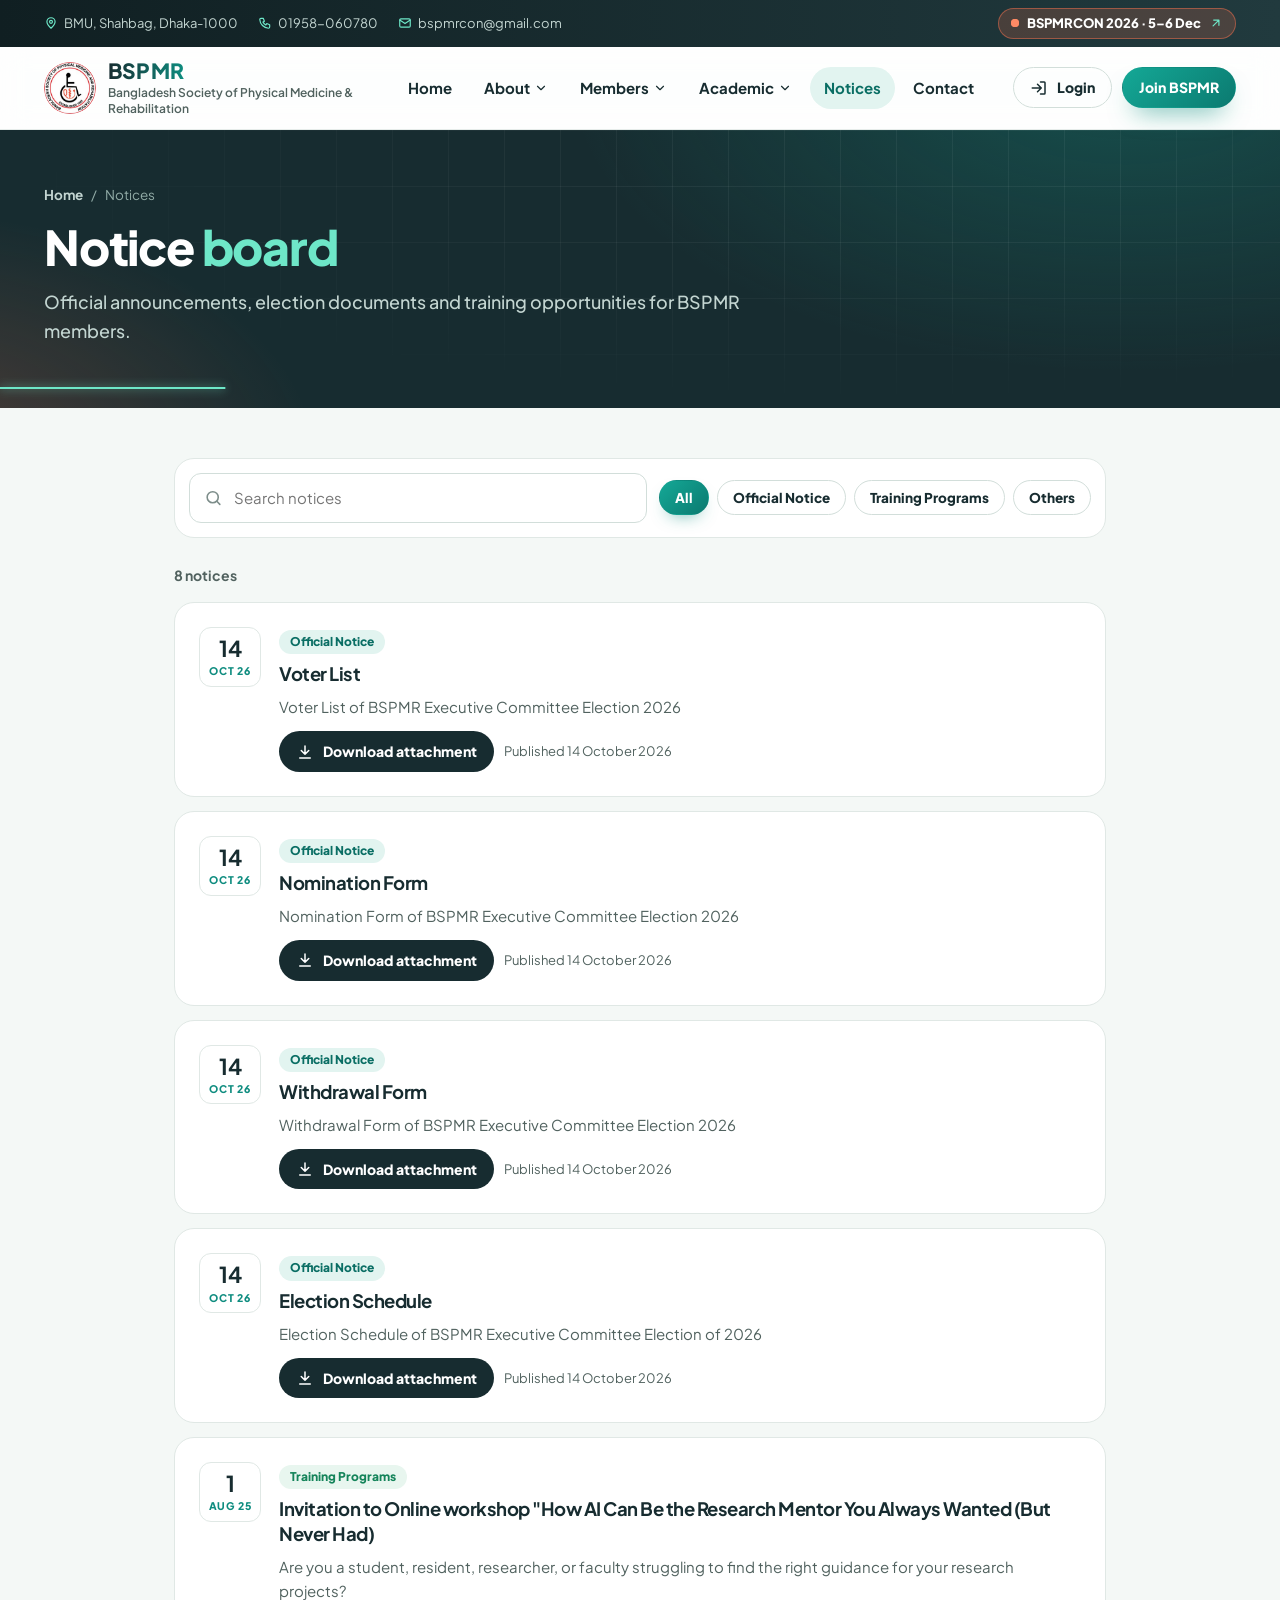
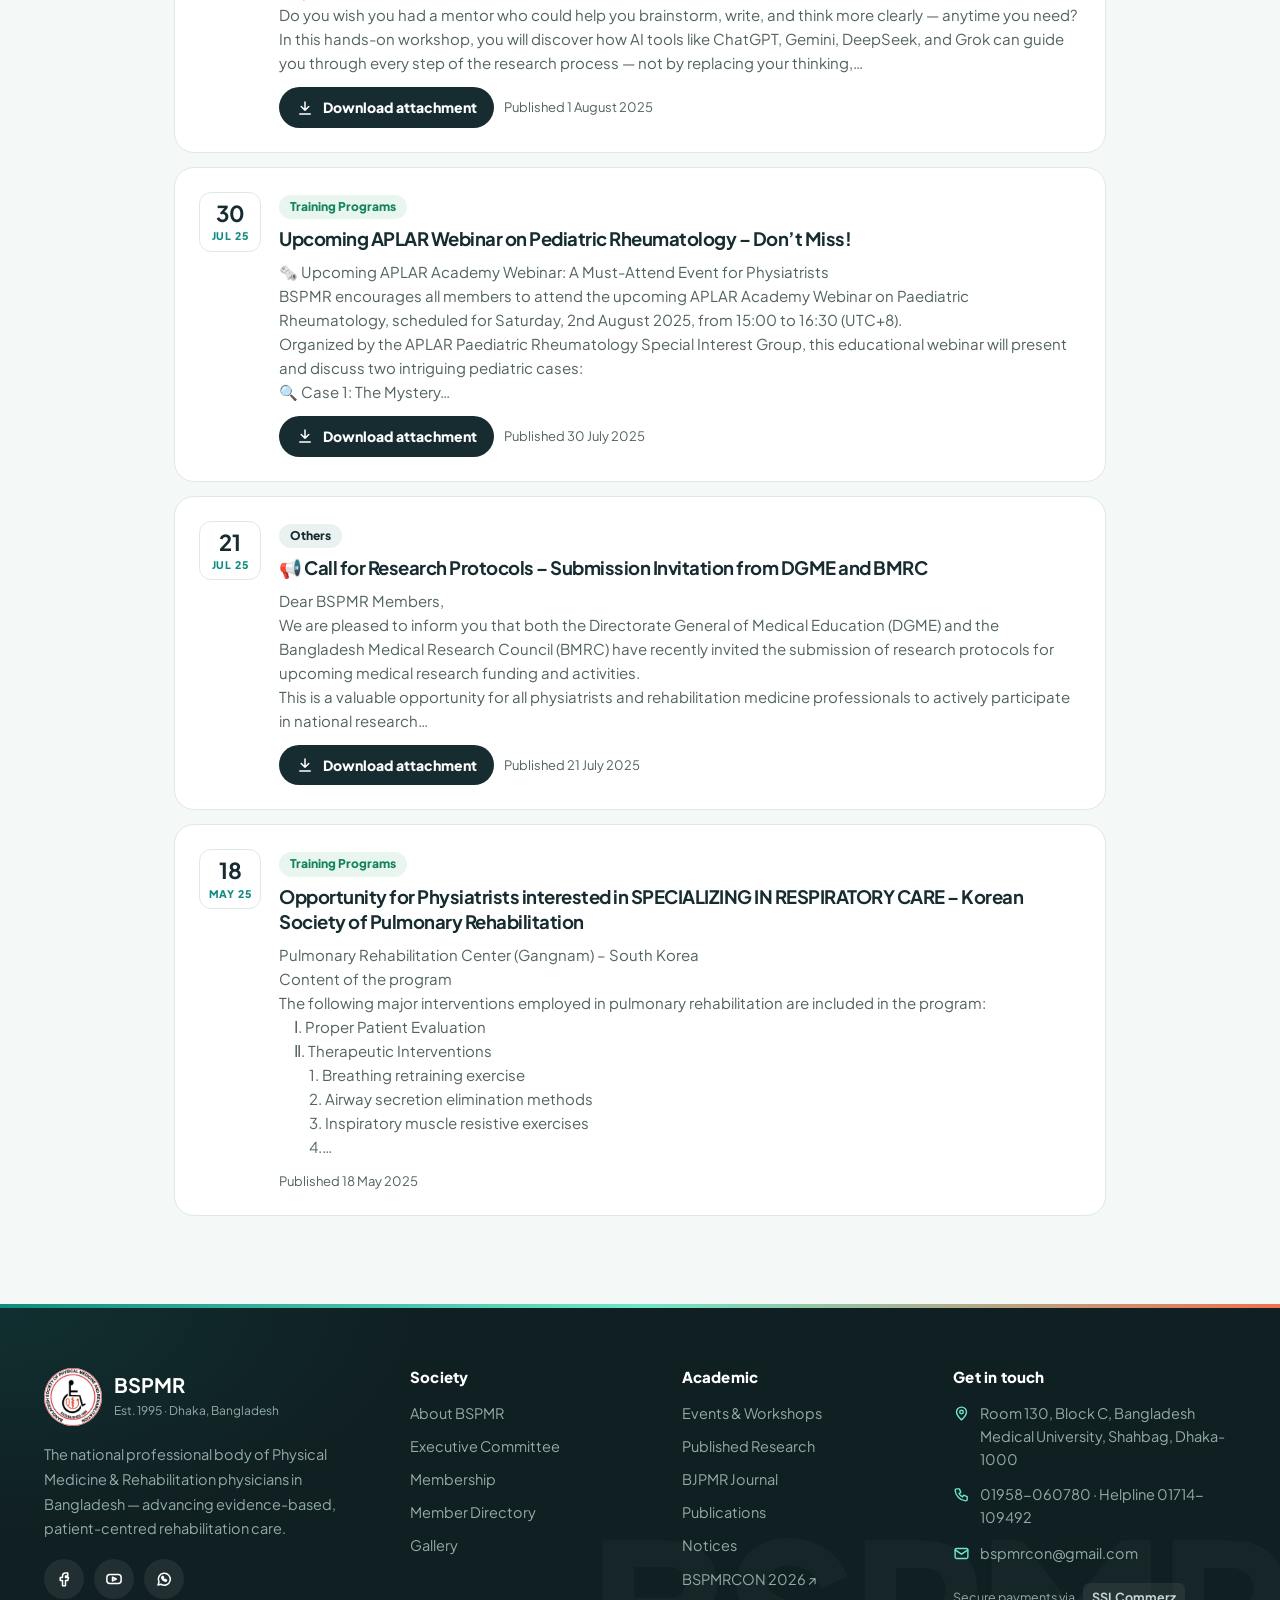
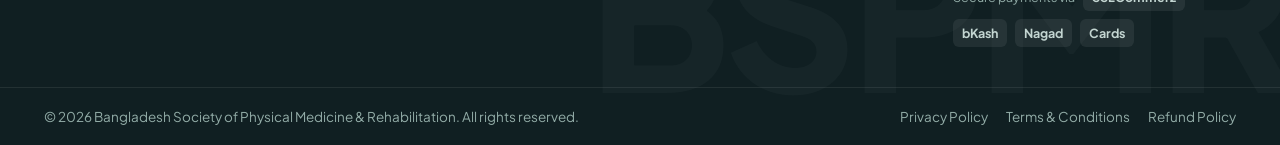
<file: notices.html>
<!doctype html>
<html lang="en">
<head>
<meta charset="utf-8">
<meta name="viewport" content="width=device-width, initial-scale=1">
<title>Notices — BSPMR</title>
<meta name="description" content="Official notices from BSPMR — EC election 2026, training programmes and announcements.">
<meta name="theme-color" content="#172C30">
<link rel="icon" type="image/png" href="assets/img/bspmr-logo.png">
<link rel="preconnect" href="https://fonts.googleapis.com">
<link rel="preconnect" href="https://fonts.gstatic.com" crossorigin>
<link rel="stylesheet" href="https://fonts.googleapis.com/css2?family=Plus+Jakarta+Sans:wght@400;500;600;700;800&display=swap">
<link rel="stylesheet" href="assets/css/style.css?v=4">
</head>
<body data-page="notices">
<div id="site-header"></div>

<main id="main">
<section class="phero">
  <div class="wrap">
    <nav class="crumbs in1" aria-label="Breadcrumb"><a href="index.html">Home</a><span aria-hidden="true">/</span><span>Notices</span></nav>
    <h1 class="in2">Notice <em>board</em></h1>
    <p class="in3">Official announcements, election documents and training opportunities for BSPMR members.</p>
  </div>
  <svg class="phero-ecg" viewBox="0 0 1440 60" preserveAspectRatio="none" aria-hidden="true"><path class="ecg" pathLength="1000" d="M0 40 H300 L318 40 L330 14 L344 56 L358 4 L372 48 L382 40 H760 L778 40 L790 14 L804 56 L818 4 L832 48 L842 40 H1180 L1198 40 L1210 14 L1224 56 L1238 4 L1252 48 L1262 40 H1440" fill="none" stroke="#6EE7C8" stroke-width="2" stroke-linecap="round" stroke-linejoin="round" stroke-dasharray="140 860" style="filter:drop-shadow(0 0 5px rgba(110,231,200,.8))"/></svg>
</section>

<section class="section" style="padding-top:50px">
  <div class="wrap" style="max-width:980px">
    <div class="toolbar rv on">
      <div class="search-field"><label class="sr-only" for="nq">Search notices</label><svg viewBox="0 0 24 24" fill="none" stroke="currentColor" stroke-width="2" stroke-linecap="round" stroke-linejoin="round" aria-hidden="true"><circle cx="11" cy="11" r="7"/><path d="m20 20-3.5-3.5"/></svg><input class="field" id="nq" type="search" placeholder="Search notices"></div>
      <div class="chips" role="group" aria-label="Notice type" id="ntypes"></div>
    </div>
    <p class="count-note" id="ncount" aria-live="polite"></p>
    <div id="nlist" style="display:grid;gap:14px"></div>
  </div>
</section>

</main>

<div id="site-footer"></div>
<script src="assets/js/data.js?v=4"></script>
<script src="assets/js/site.js?v=4"></script>
<script>
(function () {
  var B = BSPMR, D = B.data;
  var types = ['All'].concat(Array.from(new Set(D.notices.map(function (n) { return n.type; }))));
  var st = { q: '', t: 'All' };
  var tb = document.getElementById('ntypes');
  tb.innerHTML = types.map(function (t) { return '<button class="chip" type="button" data-t="' + B.esc(t) + '" aria-pressed="' + (t === 'All') + '">' + B.esc(t) + '</button>'; }).join('');
  function render() {
    var q = st.q.toLowerCase().trim();
    var L = D.notices.filter(function (n) { return (st.t === 'All' || n.type === st.t) && (!q || (n.title + ' ' + n.desc).toLowerCase().indexOf(q) > -1); });
    tb.querySelectorAll('.chip').forEach(function (c) { c.setAttribute('aria-pressed', c.dataset.t === st.t); });
    document.getElementById('ncount').textContent = L.length + ' notice' + (L.length === 1 ? '' : 's');
    document.getElementById('nlist').innerHTML = L.length ? L.map(function (n) {
      var d = B.parseD(n.date);
      return '<article class="rl rv" id="n' + n.id + '" style="grid-template-columns:auto 1fr;gap:18px;align-items:start"><span class="ni-d" style="width:62px;padding:8px 0"><b style="font-size:22px">' + d.getDate() + '</b><small>' + B.MONTHS[d.getMonth()] + ' ' + String(d.getFullYear()).slice(2) + '</small></span>' +
        '<div style="display:grid;gap:8px;min-width:0"><div><span class="tag ' + (n.type === 'Official Notice' ? 'tag-red' : n.type === 'Training Programs' ? 'tag-green' : '') + '">' + B.esc(n.type) + '</span></div><h3>' + B.esc(n.title) + '</h3>' +
        '<p class="muted" style="font-size:15px;white-space:pre-line;overflow-wrap:anywhere">' + B.esc(n.desc) + '</p>' +
        '<div class="rl-acts">' + (n.file ? '<a class="btn btn-navy btn-sm" href="' + B.esc(n.file) + '" target="_blank" rel="noopener">' + B.icon('download') + 'Download attachment</a>' : '') + '<span class="muted" style="font-size:13px;align-self:center">Published ' + B.fmtDate(n.date, true) + '</span></div></div></article>';
    }).join('') : '<div class="empty"><b>No notices found</b>Try another search term or type.</div>';
    B.reveal(document.getElementById('nlist'));
  }
  tb.onclick = function (e) { var c = e.target.closest('.chip'); if (c) { st.t = c.dataset.t; render(); } };
  var t; document.getElementById('nq').oninput = function (e) { clearTimeout(t); t = setTimeout(function () { st.q = e.target.value; render(); }, 150); };
  render();
  if (location.hash) { var el = document.querySelector(location.hash); if (el) { el.classList.add('on'); el.style.boxShadow = '0 0 0 3px rgba(14,140,127,.35)'; setTimeout(function () { el.scrollIntoView({ block: 'center' }); }, 50); } }

  B.reveal();
})();
</script>
</body>
</html>
</file>
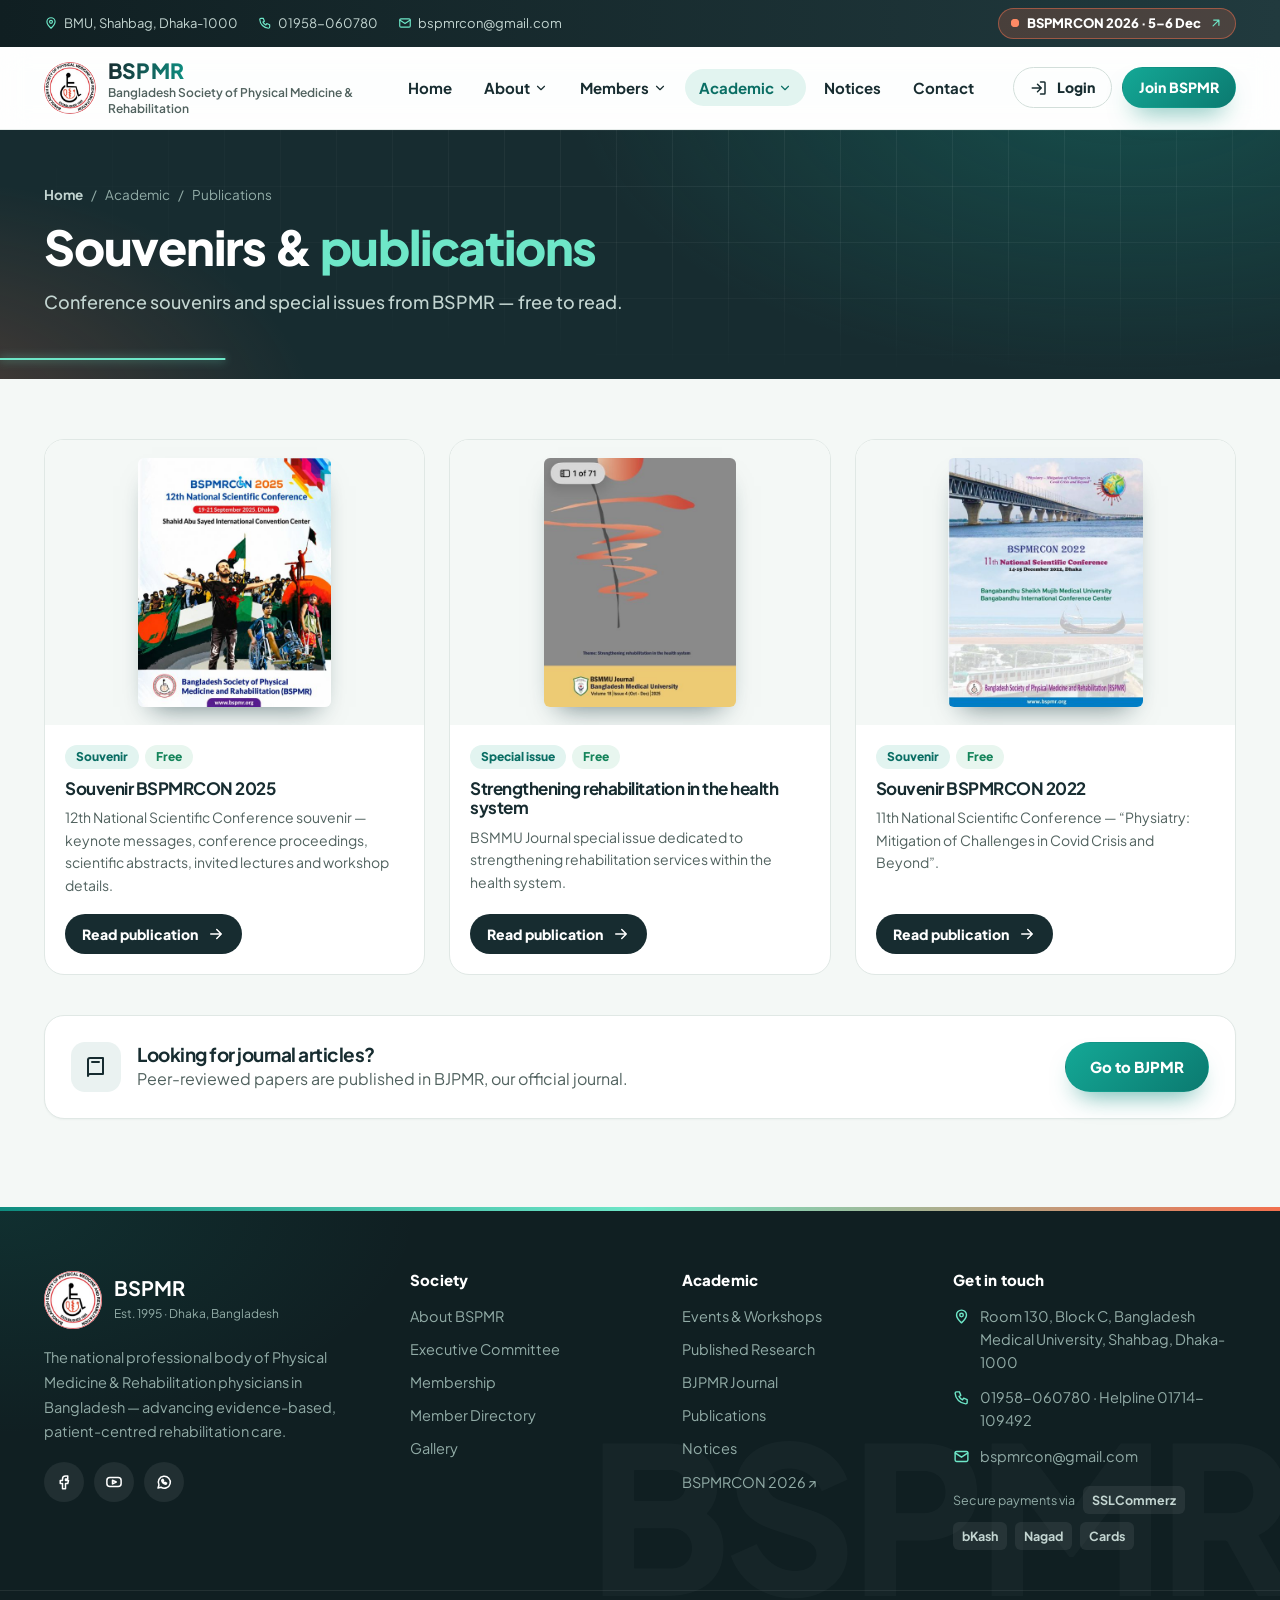
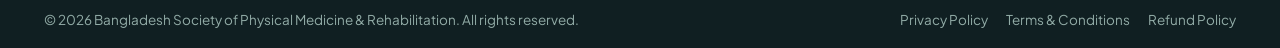
<file: publications.html>
<!doctype html>
<html lang="en">
<head>
<meta charset="utf-8">
<meta name="viewport" content="width=device-width, initial-scale=1">
<title>Publications — BSPMR</title>
<meta name="description" content="BSPMR publications — conference souvenirs and special issues on rehabilitation medicine, free to read.">
<meta name="theme-color" content="#172C30">
<link rel="icon" type="image/png" href="assets/img/bspmr-logo.png">
<link rel="preconnect" href="https://fonts.googleapis.com">
<link rel="preconnect" href="https://fonts.gstatic.com" crossorigin>
<link rel="stylesheet" href="https://fonts.googleapis.com/css2?family=Plus+Jakarta+Sans:wght@400;500;600;700;800&display=swap">
<link rel="stylesheet" href="assets/css/style.css?v=4">
</head>
<body data-page="publications">
<div id="site-header"></div>

<main id="main">
<section class="phero">
  <div class="wrap">
    <nav class="crumbs in1" aria-label="Breadcrumb"><a href="index.html">Home</a><span aria-hidden="true">/</span><span>Academic</span><span aria-hidden="true">/</span><span>Publications</span></nav>
    <h1 class="in2">Souvenirs &amp; <em>publications</em></h1>
    <p class="in3">Conference souvenirs and special issues from BSPMR — free to read.</p>
  </div>
  <svg class="phero-ecg" viewBox="0 0 1440 60" preserveAspectRatio="none" aria-hidden="true"><path class="ecg" pathLength="1000" d="M0 40 H300 L318 40 L330 14 L344 56 L358 4 L372 48 L382 40 H760 L778 40 L790 14 L804 56 L818 4 L832 48 L842 40 H1180 L1198 40 L1210 14 L1224 56 L1238 4 L1252 48 L1262 40 H1440" fill="none" stroke="#6EE7C8" stroke-width="2" stroke-linecap="round" stroke-linejoin="round" stroke-dasharray="140 860" style="filter:drop-shadow(0 0 5px rgba(110,231,200,.8))"/></svg>
</section>

<section class="section" style="padding-top:60px">
  <div class="wrap">
    <div class="grid g3">
      <article class="pub lift rv" style="transition-delay:0ms"><div class="pub-img"><img src="assets/img/pubs/souvenir-2025.jpg" alt="Cover of Souvenir BSPMRCON 2025" loading="lazy"></div>
        <div class="pub-b"><div style="display:flex;gap:6px;margin-bottom:10px"><span class="tag tag-red">Souvenir</span><span class="tag tag-green">Free</span></div><h3>Souvenir BSPMRCON 2025</h3><p>12th National Scientific Conference souvenir — keynote messages, conference proceedings, scientific abstracts, invited lectures and workshop details.</p>
        <a class="btn btn-navy btn-sm" style="margin-top:18px;align-self:flex-start" href="https://bspmr.org/publications/8" target="_blank" rel="noopener">Read publication <svg viewBox="0 0 24 24" fill="none" stroke="currentColor" stroke-width="2" stroke-linecap="round" stroke-linejoin="round" aria-hidden="true"><path d="M5 12h14M13 6l6 6-6 6"/></svg></a></div></article>
      <article class="pub lift rv" style="transition-delay:60ms"><div class="pub-img"><img src="assets/img/pubs/health-system.jpg" alt="Cover of Strengthening rehabilitation in the health system" loading="lazy"></div>
        <div class="pub-b"><div style="display:flex;gap:6px;margin-bottom:10px"><span class="tag tag-red">Special issue</span><span class="tag tag-green">Free</span></div><h3>Strengthening rehabilitation in the health system</h3><p>BSMMU Journal special issue dedicated to strengthening rehabilitation services within the health system.</p>
        <a class="btn btn-navy btn-sm" style="margin-top:18px;align-self:flex-start" href="https://bspmr.org/publications/7" target="_blank" rel="noopener">Read publication <svg viewBox="0 0 24 24" fill="none" stroke="currentColor" stroke-width="2" stroke-linecap="round" stroke-linejoin="round" aria-hidden="true"><path d="M5 12h14M13 6l6 6-6 6"/></svg></a></div></article>
      <article class="pub lift rv" style="transition-delay:120ms"><div class="pub-img"><img src="assets/img/pubs/souvenir-2022.jpg" alt="Cover of Souvenir BSPMRCON 2022" loading="lazy"></div>
        <div class="pub-b"><div style="display:flex;gap:6px;margin-bottom:10px"><span class="tag tag-red">Souvenir</span><span class="tag tag-green">Free</span></div><h3>Souvenir BSPMRCON 2022</h3><p>11th National Scientific Conference — “Physiatry: Mitigation of Challenges in Covid Crisis and Beyond”.</p>
        <a class="btn btn-navy btn-sm" style="margin-top:18px;align-self:flex-start" href="https://bspmr.org/publications/1" target="_blank" rel="noopener">Read publication <svg viewBox="0 0 24 24" fill="none" stroke="currentColor" stroke-width="2" stroke-linecap="round" stroke-linejoin="round" aria-hidden="true"><path d="M5 12h14M13 6l6 6-6 6"/></svg></a></div></article>
    </div>
    <div class="card rv" style="margin-top:40px;display:flex;gap:20px;align-items:center;flex-wrap:wrap;justify-content:space-between">
      <div style="display:flex;gap:16px;align-items:center"><span class="ic ic-navy"><svg viewBox="0 0 24 24" fill="none" stroke="currentColor" stroke-width="2" stroke-linecap="round" stroke-linejoin="round" aria-hidden="true"><path d="M4 5a2 2 0 0 1 2-2h13v16H6a2 2 0 0 0-2 2z"/><path d="M4 19V5M8 7h7"/></svg></span><div><h3>Looking for journal articles?</h3><p class="muted">Peer-reviewed papers are published in BJPMR, our official journal.</p></div></div>
      <a class="btn btn-red" href="journal.html">Go to BJPMR</a>
    </div>
  </div>
</section>

</main>

<div id="site-footer"></div>
<script src="assets/js/data.js?v=4"></script>
<script src="assets/js/site.js?v=4"></script>

</body>
</html>
</file>
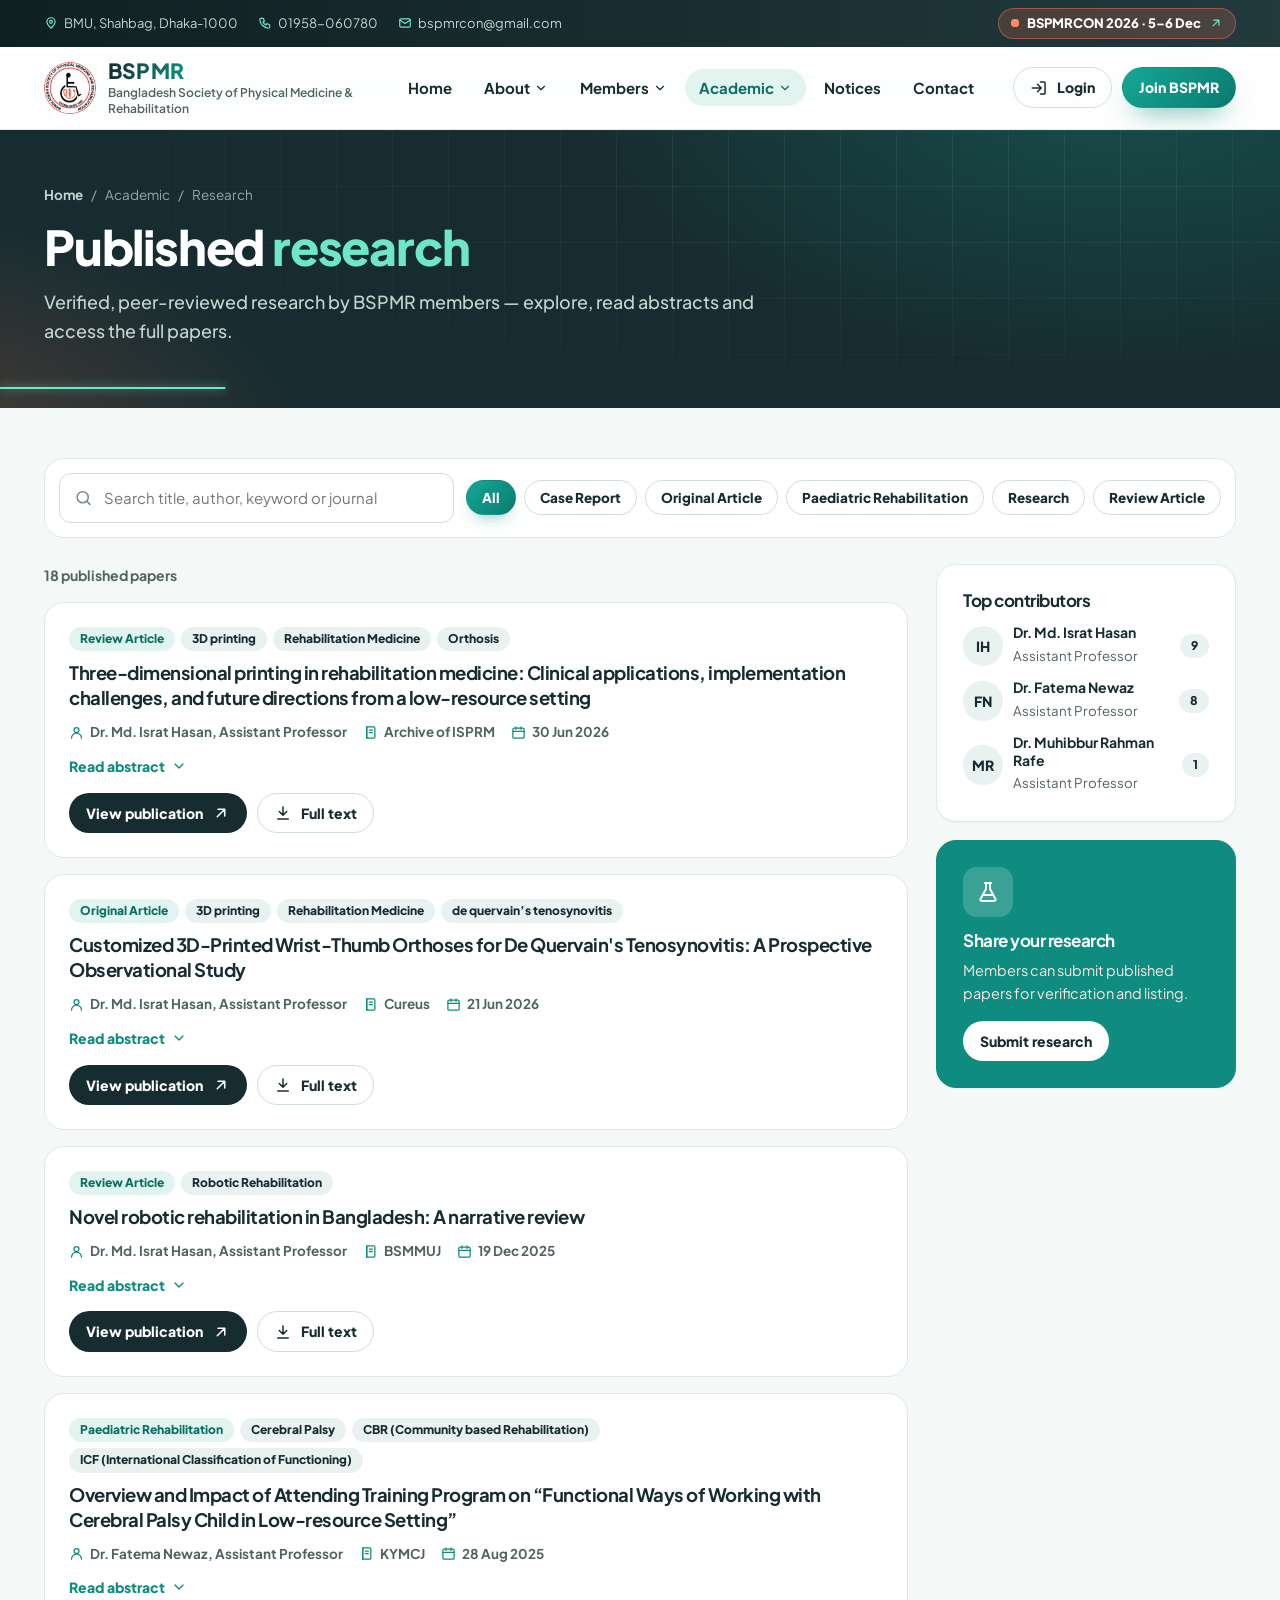
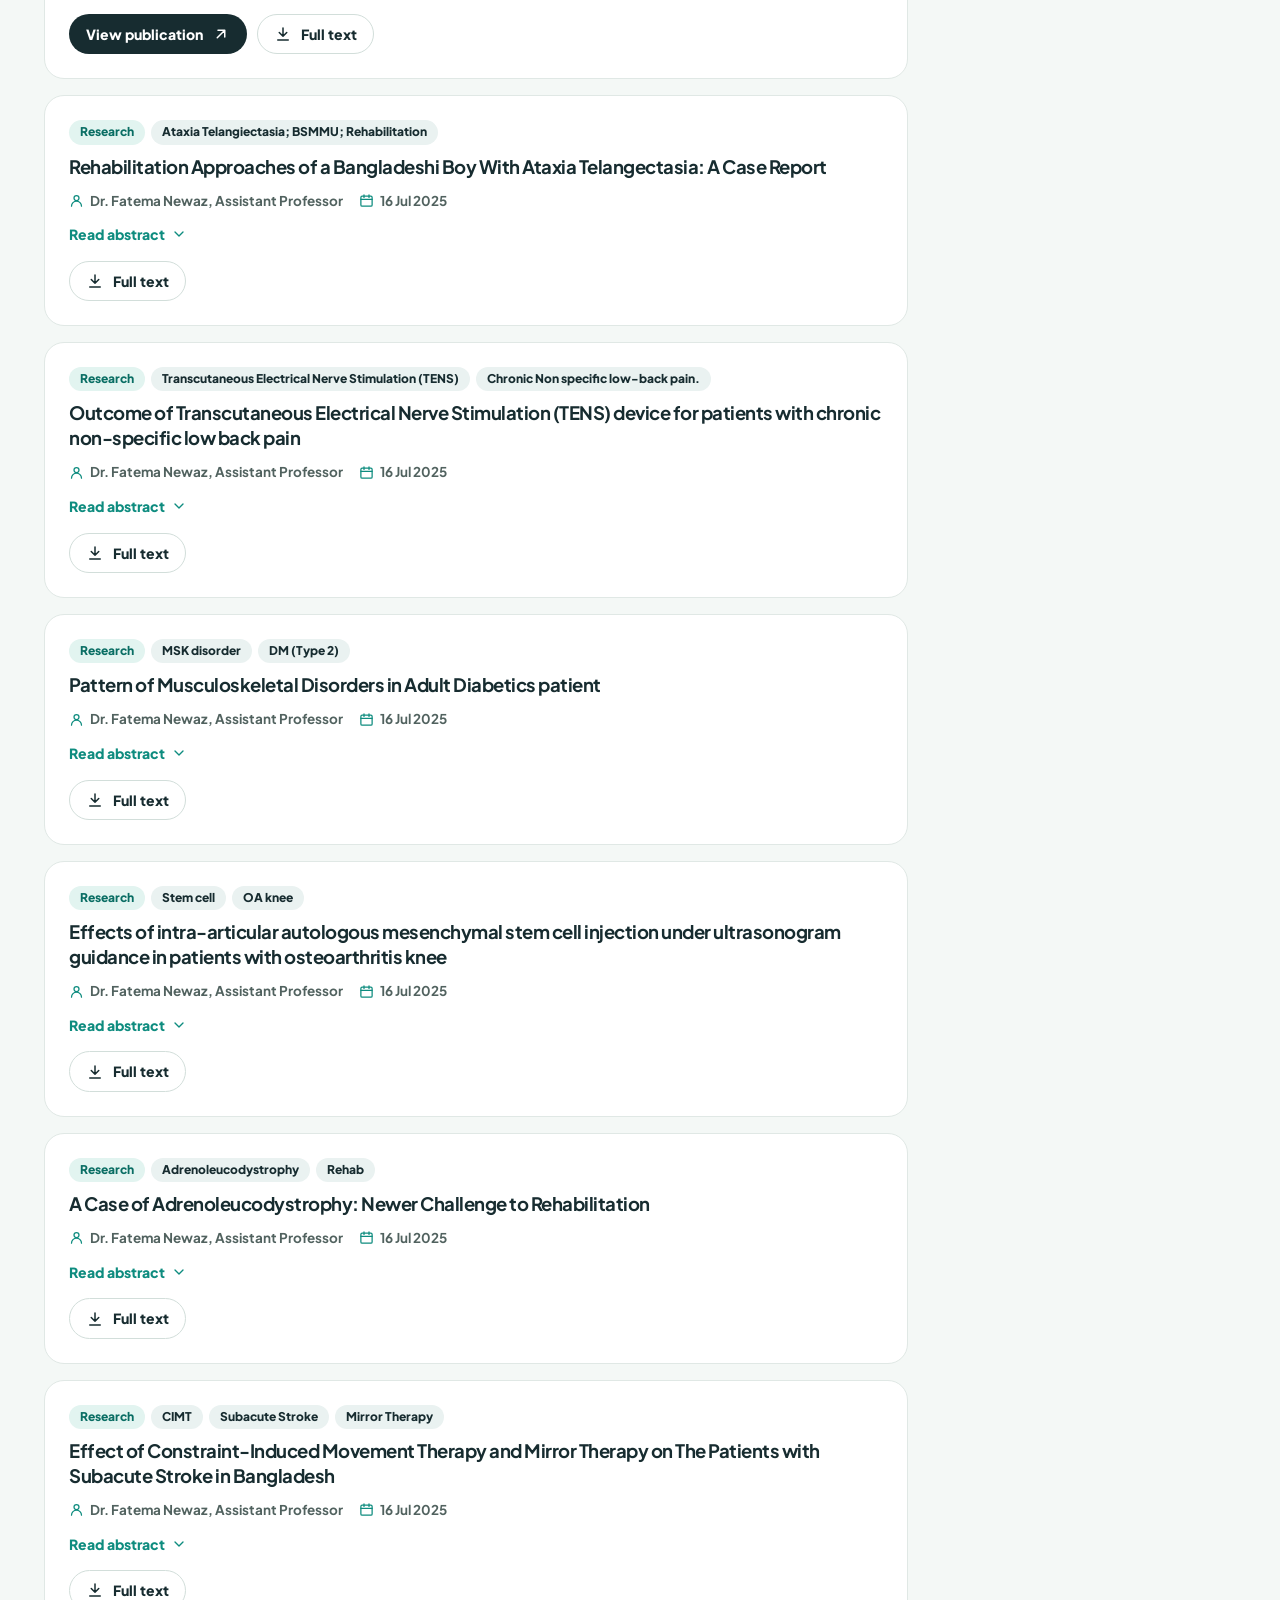
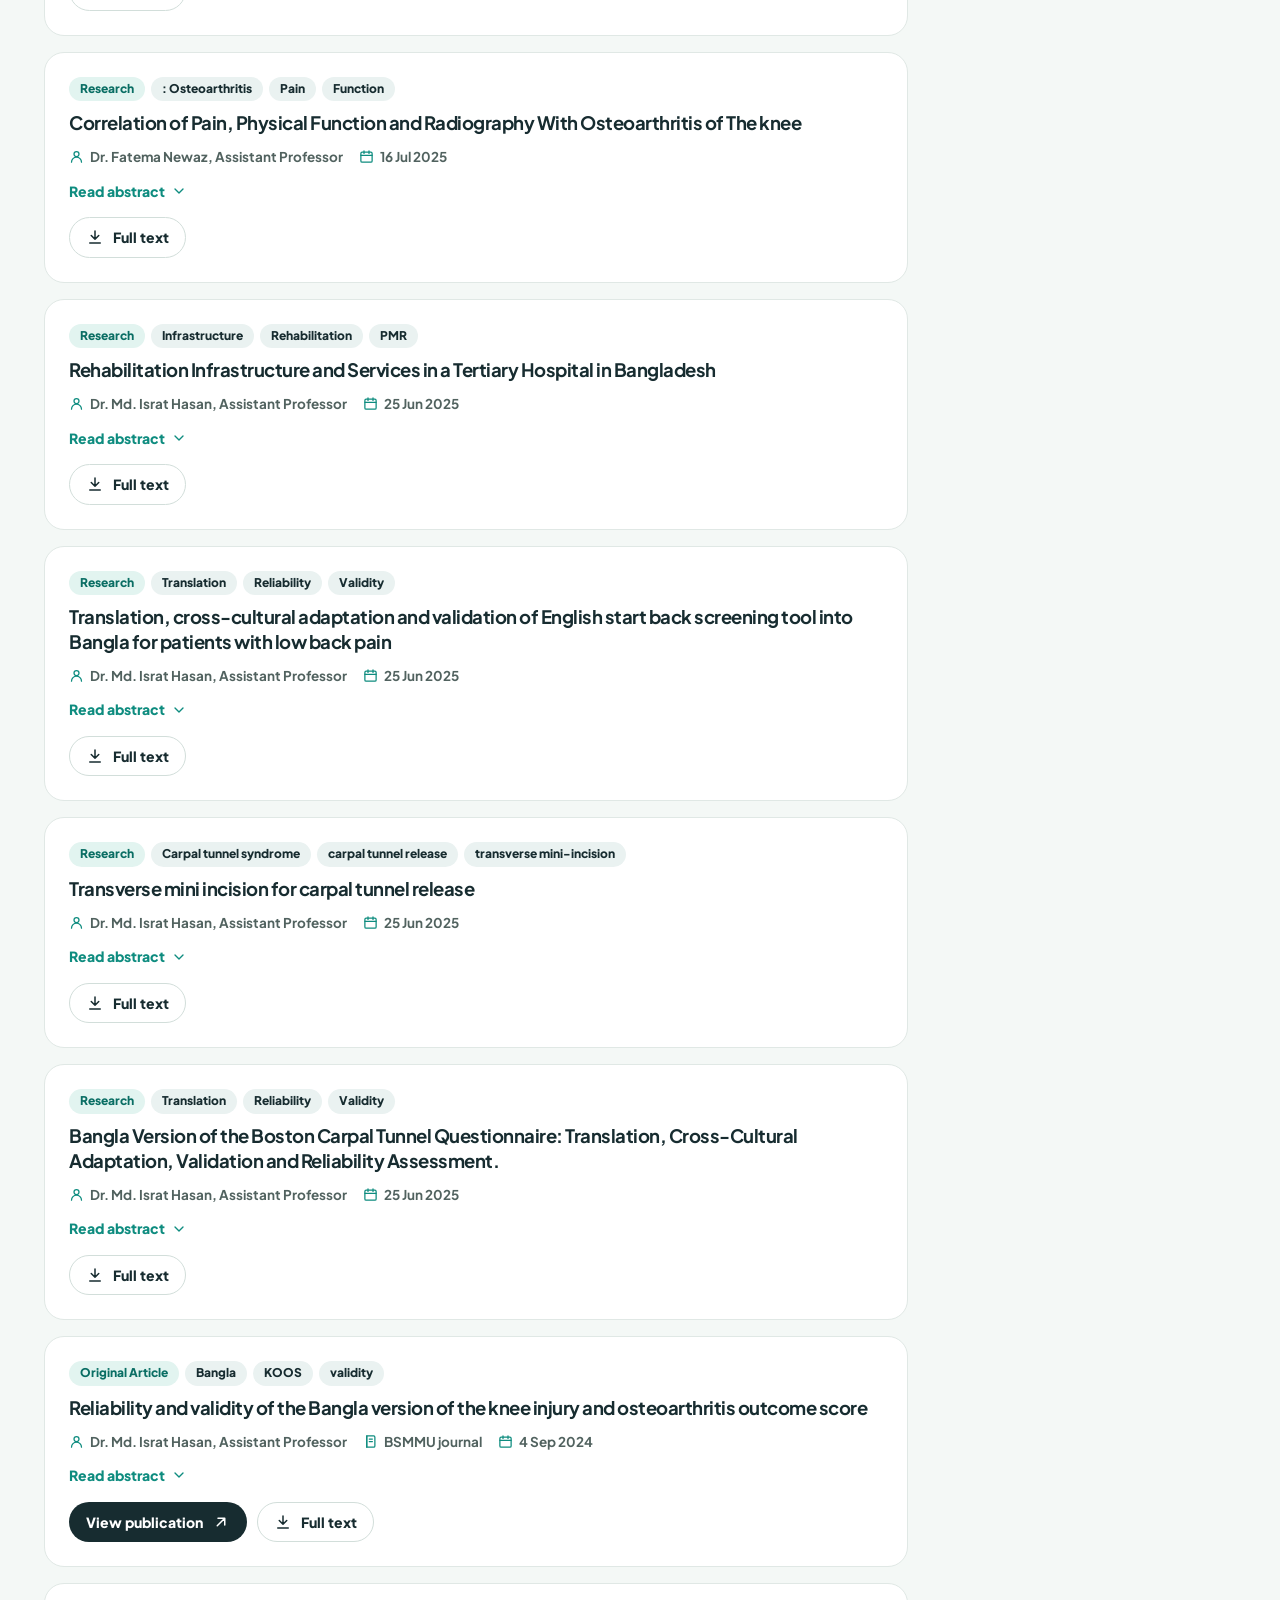
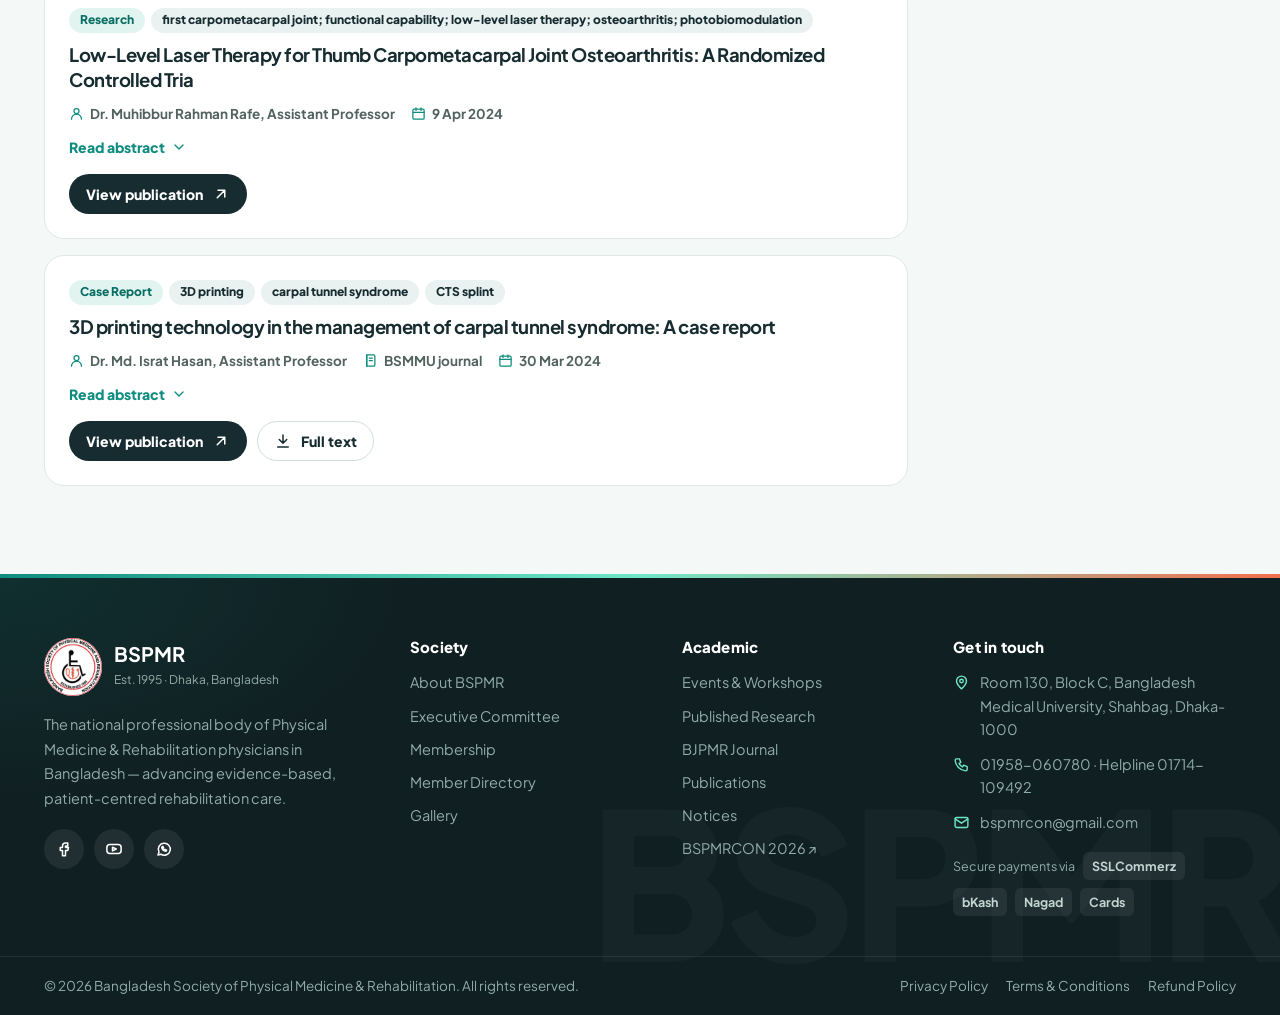
<file: research.html>
<!doctype html>
<html lang="en">
<head>
<meta charset="utf-8">
<meta name="viewport" content="width=device-width, initial-scale=1">
<title>Published Research — BSPMR</title>
<meta name="description" content="Verified and published research by BSPMR members in physical medicine and rehabilitation.">
<meta name="theme-color" content="#172C30">
<link rel="icon" type="image/png" href="assets/img/bspmr-logo.png">
<link rel="preconnect" href="https://fonts.googleapis.com">
<link rel="preconnect" href="https://fonts.gstatic.com" crossorigin>
<link rel="stylesheet" href="https://fonts.googleapis.com/css2?family=Plus+Jakarta+Sans:wght@400;500;600;700;800&display=swap">
<link rel="stylesheet" href="assets/css/style.css?v=4">
</head>
<body data-page="research">
<div id="site-header"></div>

<main id="main">
<section class="phero">
  <div class="wrap">
    <nav class="crumbs in1" aria-label="Breadcrumb"><a href="index.html">Home</a><span aria-hidden="true">/</span><span>Academic</span><span aria-hidden="true">/</span><span>Research</span></nav>
    <h1 class="in2">Published <em>research</em></h1>
    <p class="in3">Verified, peer-reviewed research by BSPMR members — explore, read abstracts and access the full papers.</p>
  </div>
  <svg class="phero-ecg" viewBox="0 0 1440 60" preserveAspectRatio="none" aria-hidden="true"><path class="ecg" pathLength="1000" d="M0 40 H300 L318 40 L330 14 L344 56 L358 4 L372 48 L382 40 H760 L778 40 L790 14 L804 56 L818 4 L832 48 L842 40 H1180 L1198 40 L1210 14 L1224 56 L1238 4 L1252 48 L1262 40 H1440" fill="none" stroke="#6EE7C8" stroke-width="2" stroke-linecap="round" stroke-linejoin="round" stroke-dasharray="140 860" style="filter:drop-shadow(0 0 5px rgba(110,231,200,.8))"/></svg>
</section>

<section class="section" style="padding-top:50px">
  <div class="wrap">
    <div class="toolbar rv on">
      <div class="search-field"><label class="sr-only" for="rq">Search research</label><svg viewBox="0 0 24 24" fill="none" stroke="currentColor" stroke-width="2" stroke-linecap="round" stroke-linejoin="round" aria-hidden="true"><circle cx="11" cy="11" r="7"/><path d="m20 20-3.5-3.5"/></svg><input class="field" id="rq" type="search" placeholder="Search title, author, keyword or journal"></div>
      <div class="chips" role="group" aria-label="Category" id="rcats"></div>
    </div>
    <div style="display:grid;grid-template-columns:1fr 300px;gap:28px;align-items:start" id="rLayout">
      <div><p class="count-note" id="rcount" aria-live="polite"></p><div id="rlist" style="display:grid;gap:16px"></div></div>
      <aside style="position:sticky;top:100px;display:grid;gap:18px">
        <div class="card"><h3 style="font-size:17px;margin-bottom:14px">Top contributors</h3><div id="rtop" style="display:grid;gap:12px"></div></div>
        <div class="card" style="background:var(--red);color:#fff;border-color:var(--red)"><span class="ic" style="background:rgba(255,255,255,.18);color:#fff"><svg viewBox="0 0 24 24" fill="none" stroke="currentColor" stroke-width="2" stroke-linecap="round" stroke-linejoin="round" aria-hidden="true"><path d="M9 3h6M10 3v6L4.5 19a1.5 1.5 0 0 0 1.3 2h12.4a1.5 1.5 0 0 0 1.3-2L14 9V3"/><path d="M7 15h10"/></svg></span><h3 style="margin:14px 0 8px;font-size:17px">Share your research</h3><p style="color:#FFE8DF;font-size:14.5px">Members can submit published papers for verification and listing.</p><a class="btn btn-white btn-sm" style="margin-top:16px" href="login.html?next=research-submit">Submit research</a></div>
      </aside>
    </div>
  </div>
</section>
<style>@media (max-width:980px){#rLayout{grid-template-columns:1fr !important}#rLayout aside{position:static !important}}</style>

</main>

<div id="site-footer"></div>
<script src="assets/js/data.js?v=4"></script>
<script src="assets/js/site.js?v=4"></script>
<script>
(function () {
  var B = BSPMR, D = B.data;
  var cats = ['All'].concat(Array.from(new Set(D.researches.map(function (r) { return r.cat; }))).sort());
  var st = { q: '', cat: 'All' };
  var cbox = document.getElementById('rcats');
  cbox.innerHTML = cats.map(function (c) { return '<button class="chip" type="button" data-c="' + B.esc(c) + '" aria-pressed="' + (c === 'All') + '">' + B.esc(c) + '</button>'; }).join('');
  function item(r) {
    return '<article class="rl rv" id="r' + r.id + '"><div class="rl-tags"><span class="tag tag-red">' + B.esc(r.cat) + '</span>' + r.tags.slice(0, 3).map(function (t) { return '<span class="tag">' + B.esc(t) + '</span>'; }).join('') + '</div>' +
      '<h3>' + B.esc(r.title) + '</h3>' +
      '<div class="rl-meta"><span>' + B.icon('user') + B.esc(r.author) + (r.role ? ', ' + B.esc(r.role) : '') + '</span>' + (r.where ? '<span>' + B.icon('journal') + B.esc(r.where) + '</span>' : '') + (r.date ? '<span>' + B.icon('cal') + B.fmtDate(r.date) + '</span>' : '') + '</div>' +
      (r.abs ? '<details><summary>Read abstract ' + B.icon('down') + '</summary><p>' + B.esc(r.abs) + '</p></details>' : '') +
      '<div class="rl-acts">' + (r.doi ? '<a class="btn btn-navy btn-sm" href="' + B.esc(r.doi) + '" target="_blank" rel="noopener">View publication ' + B.icon('ext') + '</a>' : '') + (r.file ? '<a class="btn btn-ghost btn-sm" href="' + B.esc(r.file) + '" target="_blank" rel="noopener">' + B.icon('download') + 'Full text</a>' : '') + '</div></article>';
  }
  function render() {
    var q = st.q.toLowerCase().trim();
    var L = D.researches.filter(function (r) { return (st.cat === 'All' || r.cat === st.cat) && (!q || (r.title + ' ' + r.author + ' ' + r.where + ' ' + r.tags.join(' ') + ' ' + r.abs).toLowerCase().indexOf(q) > -1); });
    cbox.querySelectorAll('.chip').forEach(function (c) { c.setAttribute('aria-pressed', c.dataset.c === st.cat); });
    document.getElementById('rcount').textContent = L.length + ' published paper' + (L.length === 1 ? '' : 's');
    document.getElementById('rlist').innerHTML = L.length ? L.map(item).join('') : '<div class="empty"><b>No research found</b>Try another keyword or category.</div>';
    B.reveal(document.getElementById('rlist'));
  }
  cbox.onclick = function (e) { var c = e.target.closest('.chip'); if (c) { st.cat = c.dataset.c; render(); } };
  var t; document.getElementById('rq').oninput = function (e) { clearTimeout(t); t = setTimeout(function () { st.q = e.target.value; render(); }, 150); };
  var counts = {}; D.researches.forEach(function (r) { counts[r.author] = (counts[r.author] || 0) + 1; });
  var roles = {}; D.researches.forEach(function (r) { roles[r.author] = r.role; });
  document.getElementById('rtop').innerHTML = Object.keys(counts).sort(function (a, b) { return counts[b] - counts[a]; }).slice(0, 5).map(function (a) {
    return '<div style="display:flex;gap:10px;align-items:center">' + B.avatar(a) + '<div style="flex:1;min-width:0"><b style="font-size:14px;display:block;line-height:1.25">' + B.esc(a) + '</b><small class="muted">' + B.esc(roles[a] || '') + '</small></div><span class="tag">' + counts[a] + '</span></div>';
  }).join('');
  render();
  if (location.hash) { var el = document.querySelector(location.hash); if (el) { var d = el.querySelector('details'); if (d) d.open = true; el.classList.add('on'); el.style.boxShadow = '0 0 0 3px rgba(14,140,127,.35)'; setTimeout(function () { el.scrollIntoView({ block: 'center' }); }, 50); } }

  B.reveal();
})();
</script>
</body>
</html>
</file>
<file: assets/css/style.css>
/* BSPMR main site prototype — shared styles
   Theme: deep teal ink, clinical teal, mint highlights and a warm coral accent
   (echoing the red of the BSPMR logo). Plus Jakarta Sans. */

:root{
  --navy:#172C30; --navy-2:#101F22; --navy-3:#213A3E;
  --red:#0E8C7F; --red-d:#0A6E64; --orange:#F2704E; --coral:#6EE7C8;
  --ink:#172C30; --muted:#51625F; --muted-2:#7D8D8A;
  --line:#E0E8E5; --line-2:#ECF1EF; --bg:#F4F8F6; --card:#FFFFFF;
  --tint-red:#E2F4F0; --tint-blue:#EAF2F1; --tint-green:#E8F6EF; --green:#14845A;
  --warm:#F2704E; --warm-d:#D9533A; --tint-warm:#FEEDE6; --mint:#6EE7C8;
  --grad:linear-gradient(135deg,#14A896,#0B7A70);
  --grad-warm:linear-gradient(120deg,#F2704E,#E4454F);
  --r-sm:12px; --r:20px; --r-lg:30px;
  --shadow:0 18px 40px -22px rgba(11,46,51,.35);
  --shadow-lg:0 30px 60px -28px rgba(11,46,51,.45);
  --wrap:1240px;
  --f-head:'Plus Jakarta Sans',system-ui,sans-serif; --f-body:'Plus Jakarta Sans',system-ui,sans-serif;
}
*{box-sizing:border-box}
html{scroll-behavior:smooth;-webkit-text-size-adjust:100%}
body{margin:0;font-family:var(--f-body);color:var(--ink);background:var(--bg);line-height:1.6;font-size:16px;overflow-x:hidden}
img{max-width:100%;height:auto;display:block}
a{color:var(--red-d)} a:hover{color:var(--navy)}
h1,h2,h3,h4{font-family:var(--f-head);line-height:1.15;margin:0;letter-spacing:-.5px}
h1 em,h2 em{font-style:normal;color:inherit}
p{margin:0}
button,input,select,textarea{font-family:inherit;font-size:inherit}
:focus-visible{outline:3px solid rgba(14,140,127,.45);outline-offset:2px}
.sr-only{position:absolute;width:1px;height:1px;overflow:hidden;clip:rect(0 0 0 0);white-space:nowrap}
.wrap{max-width:var(--wrap);margin:0 auto;padding:0 24px}
.skip{position:absolute;left:-999px;top:8px;background:var(--red);color:#fff;padding:10px 16px;border-radius:8px;z-index:999}
.skip:focus{left:8px}

/* ---------- motion ---------- */
@keyframes fadeUp{from{opacity:0;transform:translateY(24px)}to{opacity:1;transform:none}}
@keyframes fadeIn{from{opacity:0}to{opacity:1}}
@keyframes floatY{0%,100%{transform:translateY(0)}50%{transform:translateY(-10px)}}
@keyframes ping{0%{transform:scale(1);opacity:.7}100%{transform:scale(2.3);opacity:0}}
@keyframes shine{0%{left:-60%}60%,100%{left:130%}}
@keyframes ecg{from{stroke-dashoffset:1000}to{stroke-dashoffset:0}}
@keyframes marquee{from{transform:translateX(0)}to{transform:translateX(-50%)}}
@keyframes spin{to{transform:rotate(360deg)}}
.in1{animation:fadeUp .8s cubic-bezier(.2,.7,.2,1) both .05s}
.in2{animation:fadeUp .8s cubic-bezier(.2,.7,.2,1) both .18s}
.in3{animation:fadeUp .8s cubic-bezier(.2,.7,.2,1) both .3s}
.in4{animation:fadeUp .8s cubic-bezier(.2,.7,.2,1) both .42s}
.in5{animation:fadeIn 1.1s ease both .3s}
.float1{animation:floatY 5s ease-in-out infinite}
.float2{animation:floatY 6s ease-in-out infinite 1s}
.ecg{animation:ecg 5s linear infinite}
.rv{opacity:0;transform:translateY(22px);transition:opacity .7s cubic-bezier(.2,.7,.2,1),transform .7s cubic-bezier(.2,.7,.2,1)}
.rv.on{opacity:1;transform:none}
.lift{transition:transform .35s cubic-bezier(.2,.7,.2,1),box-shadow .35s}
.lift:hover{transform:translateY(-5px);box-shadow:var(--shadow-lg)}
.shine{position:relative;overflow:hidden}
.shine::after{content:"";position:absolute;top:0;left:-60%;width:40%;height:100%;background:linear-gradient(100deg,transparent,rgba(255,255,255,.45),transparent);transform:skewX(-20deg);animation:shine 3.4s ease-in-out infinite}
.ping-dot{position:relative;width:8px;height:8px;display:inline-block;flex-shrink:0}
.ping-dot::before,.ping-dot::after{content:"";position:absolute;inset:0;border-radius:999px;background:#FF8A65}
.ping-dot::before{animation:ping 2s ease-out infinite}
@media (prefers-reduced-motion:reduce){*,*::before,*::after{animation:none!important;transition:none!important}.rv{opacity:1;transform:none}}

/* ---------- buttons ---------- */
.btn{display:inline-flex;align-items:center;justify-content:center;gap:9px;min-height:46px;padding:12px 24px;border-radius:999px;font-weight:800;font-size:15px;text-decoration:none;border:1.5px solid transparent;cursor:pointer;transition:background .2s,color .2s,border-color .2s,transform .2s,box-shadow .2s;white-space:nowrap}
.btn svg{width:18px;height:18px;flex-shrink:0}
.btn-red{background:var(--grad);color:#fff;box-shadow:0 14px 26px -12px rgba(14,140,127,.7)}
.btn-red:hover{background:linear-gradient(135deg,#0F9284,#0A6A61);color:#fff}
.btn-warm{background:var(--grad-warm);color:#fff;box-shadow:0 14px 26px -12px rgba(228,69,79,.7)}
.btn-warm:hover{filter:brightness(.94);color:#fff}
.btn-navy{background:var(--navy);color:#fff}
.btn-navy:hover{background:var(--navy-3);color:#fff}
.btn-ghost{background:transparent;color:var(--navy);border-color:#D2DEDA}
.btn-ghost:hover{border-color:var(--red);color:var(--red)}
.btn-ghost-light{background:transparent;color:#fff;border-color:rgba(255,255,255,.4)}
.btn-ghost-light:hover{background:rgba(255,255,255,.08);color:#fff;border-color:#fff}
.btn-white{background:#fff;color:var(--navy)}
.btn-white:hover{color:var(--red)}
.btn-sm{min-height:38px;padding:8px 16px;font-size:14px}
.link-arrow{display:inline-flex;align-items:center;gap:6px;font-weight:800;text-decoration:none;color:var(--red)}
.link-arrow svg{width:16px;height:16px;transition:transform .25s}
.link-arrow:hover svg{transform:translateX(4px)}

/* ---------- header ---------- */
.topbar{background:linear-gradient(90deg,var(--navy-2),var(--navy-3));color:#C3D5D1;font-size:13px}
.topbar .wrap{display:flex;flex-wrap:wrap;gap:6px 22px;align-items:center;justify-content:space-between;padding-top:8px;padding-bottom:8px}
.topbar-info{display:flex;gap:20px;flex-wrap:wrap}
.topbar-info span,.topbar-info a{display:inline-flex;align-items:center;gap:6px;color:#C3D5D1;text-decoration:none}
.topbar-info a:hover{color:#fff}
.topbar svg{width:14px;height:14px;color:var(--coral)}
.topbar-con{display:inline-flex;align-items:center;gap:8px;color:#fff;text-decoration:none;font-weight:800;background:rgba(242,112,78,.2);border:1px solid rgba(242,112,78,.5);padding:4px 12px;border-radius:999px}
.topbar-con:hover{color:#fff;background:rgba(242,112,78,.4)}
.site-header{position:sticky;top:0;z-index:60;background:rgba(255,255,255,.86);-webkit-backdrop-filter:saturate(1.6) blur(14px);backdrop-filter:saturate(1.6) blur(14px);border-bottom:1px solid rgba(224,232,229,.8);transition:box-shadow .3s}
.site-header.scrolled{box-shadow:0 14px 34px -16px rgba(11,46,51,.38)}
.hdr{display:flex;align-items:center;justify-content:space-between;gap:18px;padding-top:12px;padding-bottom:12px}
.brand{display:flex;align-items:center;gap:12px;text-decoration:none;color:var(--navy);min-width:0}
.brand img{width:52px;height:52px;border-radius:50%;object-fit:cover;flex-shrink:0;transition:transform .3s}
.site-header.scrolled .brand img{transform:scale(.86)}
.brand-name{font-family:var(--f-head);font-weight:800;font-size:21px;letter-spacing:.2px;line-height:1.1;background:linear-gradient(90deg,var(--navy),var(--red));-webkit-background-clip:text;background-clip:text;color:transparent}
.brand-name b{color:var(--red)}
.brand-sub{display:block;font-size:12px;color:var(--muted);font-weight:600;line-height:1.3;max-width:260px}
.nav{display:flex;align-items:center;gap:4px}
.nav-item{position:relative}
.nav-link{display:inline-flex;align-items:center;gap:4px;padding:9px 14px;font-weight:700;font-size:15px;color:var(--navy);text-decoration:none;border-radius:999px;background:none;border:0;cursor:pointer;position:relative;transition:background .2s,color .2s}
.nav-link svg{width:14px;height:14px;transition:transform .25s}
.nav-link:hover,.nav-item:focus-within>.nav-link{color:var(--red-d);background:var(--bg)}
.nav-link.active{color:var(--red-d);background:var(--tint-red)}
.dropdown{position:absolute;top:100%;left:-8px;min-width:270px;background:#fff;border:1px solid var(--line);border-radius:var(--r);box-shadow:var(--shadow-lg);padding:8px;opacity:0;visibility:hidden;transform:translateY(8px);transition:opacity .2s,transform .2s,visibility .2s}
.nav-item:hover .dropdown,.nav-item:focus-within .dropdown,.nav-item.open .dropdown{opacity:1;visibility:visible;transform:none}
.nav-item:hover>.nav-link svg,.nav-item.open>.nav-link svg{transform:rotate(180deg)}
.dropdown a{display:flex;gap:12px;align-items:flex-start;padding:10px 12px;border-radius:10px;text-decoration:none;color:var(--navy)}
.dropdown a:hover{background:var(--bg)}
.dropdown a:hover .dd-ic{background:var(--red);color:#fff}
.dd-ic{width:34px;height:34px;border-radius:9px;background:var(--tint-red);color:var(--red);display:inline-flex;align-items:center;justify-content:center;flex-shrink:0;transition:background .2s,color .2s}
.dd-ic svg{width:17px;height:17px}
.dd-t{font-weight:800;font-size:14px;display:block;line-height:1.3}
.dd-d{font-size:12.5px;color:var(--muted);display:block;line-height:1.4}
.hdr-cta{display:flex;align-items:center;gap:10px}
.menu-btn{display:none;width:46px;height:46px;border-radius:12px;border:1.5px solid #D2DEDA;background:#fff;align-items:center;justify-content:center;cursor:pointer;color:var(--navy)}
.menu-btn svg{width:22px;height:22px}
.mnav{display:none;border-top:1px solid var(--line);background:#fff;max-height:calc(100vh - 80px);overflow:auto}
.mnav.open{display:block;animation:fadeIn .25s both}
.mnav .wrap{padding-top:8px;padding-bottom:18px}
.mnav-group{border-bottom:1px solid var(--line-2);padding:10px 0}
.mnav-h{font-size:12px;font-weight:800;letter-spacing:1px;text-transform:uppercase;color:var(--muted-2);padding:4px 4px}
.mnav a{display:block;padding:10px 4px;color:var(--navy);text-decoration:none;font-weight:700}
.mnav a.active{color:var(--red)}
.mnav-cta{display:flex;gap:10px;padding-top:14px;flex-wrap:wrap}
.mnav-cta .btn{flex:1}
@media (max-width:1180px){.nav{display:none}.menu-btn{display:inline-flex}.hdr-cta .btn-ghost{display:none}}
@media (max-width:720px){.topbar-info .hide-sm{display:none}.brand-sub{display:none}.hdr-cta .btn-red{display:none}.brand img{width:46px;height:46px}}

/* ---------- page hero (inner pages) ---------- */
.phero{position:relative;background:radial-gradient(900px 480px at 88% -20%,rgba(20,168,150,.28),transparent 62%),radial-gradient(700px 420px at -8% 120%,rgba(242,112,78,.25),transparent 60%),var(--navy);color:#fff;overflow:hidden}
.phero::before{content:"";position:absolute;inset:0;background-image:linear-gradient(rgba(255,255,255,.055) 1px,transparent 1px),linear-gradient(90deg,rgba(255,255,255,.055) 1px,transparent 1px);background-size:56px 56px;-webkit-mask-image:radial-gradient(ellipse at 70% 20%,#000 20%,transparent 72%);mask-image:radial-gradient(ellipse at 70% 20%,#000 20%,transparent 72%)}
.phero .wrap{position:relative;z-index:1;padding-top:54px;padding-bottom:62px}
.crumbs{display:flex;gap:8px;align-items:center;font-size:13.5px;color:#92ACA7;margin-bottom:14px;flex-wrap:wrap}
.crumbs a{color:#C3D5D1;text-decoration:none;font-weight:700}
.crumbs a:hover{color:#fff}
.phero h1{font-size:clamp(30px,4vw,48px);font-weight:800;letter-spacing:-1.2px;max-width:820px}
.phero h1 em{color:var(--mint)}
.phero p{color:#C3D5D1;font-size:clamp(15px,1.4vw,18px);max-width:720px;margin-top:14px;font-weight:500}
.phero-ecg{position:absolute;left:0;right:0;bottom:0;width:100%;height:60px;pointer-events:none;z-index:1}

/* ---------- sections ---------- */
.section{padding:88px 0}
.section-sm{padding:60px 0}
.section-white{background:#fff}
.section-navy{background:radial-gradient(800px 420px at 100% 0%,rgba(20,168,150,.18),transparent 60%),var(--navy);color:#fff}
.section-tint{background:linear-gradient(180deg,#EAF5F1,var(--bg))}
.eyebrow{display:inline-flex;align-items:center;gap:8px;font-size:12px;font-weight:800;letter-spacing:1.3px;text-transform:uppercase;color:var(--red-d);padding:6px 13px 6px 11px;border-radius:999px;background:color-mix(in srgb,currentColor 11%,transparent);border:1px solid color-mix(in srgb,currentColor 22%,transparent)}
.eyebrow::before{content:"";width:7px;height:7px;background:currentColor;border-radius:50%}
.section-navy .eyebrow{color:var(--coral)}
.sh{display:flex;justify-content:space-between;align-items:flex-end;gap:20px;flex-wrap:wrap;margin-bottom:38px}
.sh h2{font-size:clamp(28px,3.2vw,40px);font-weight:800;letter-spacing:-1px;margin-top:10px}
.sh p{color:var(--muted);max-width:620px;margin-top:10px}
.section-navy .sh p{color:#C3D5D1}
.grid{display:grid;gap:24px}
.g2{grid-template-columns:repeat(auto-fit,minmax(min(100%,420px),1fr))}
.g3{grid-template-columns:repeat(auto-fit,minmax(min(100%,300px),1fr))}
.g4{grid-template-columns:repeat(auto-fit,minmax(min(100%,230px),1fr))}
.card{background:var(--card);border:1px solid var(--line);border-radius:var(--r);padding:26px;box-shadow:0 1px 2px rgba(11,46,51,.04)}
.card h3{font-size:19px;font-weight:700}
.ic{width:50px;height:50px;border-radius:14px;background:var(--tint-red);color:var(--red);display:inline-flex;align-items:center;justify-content:center;flex-shrink:0}
.ic svg{width:24px;height:24px}
.ic-navy{background:var(--tint-blue);color:var(--navy)}
.ic-green{background:var(--tint-green);color:var(--green)}
.ic-warm{background:var(--tint-warm);color:var(--warm-d)}
.tag{display:inline-flex;align-items:center;gap:6px;font-size:12px;font-weight:800;padding:5px 11px;border-radius:999px;background:var(--tint-blue);color:var(--navy);line-height:1.2}
.tag-red{background:var(--tint-red);color:var(--red-d)}
.tag-green{background:var(--tint-green);color:var(--green)}
.tag-amber{background:#FFF4E5;color:#9A5B00}
.muted{color:var(--muted)}
.check-list{list-style:none;padding:0;margin:0;display:grid;gap:12px}
.check-list li{display:flex;gap:12px;align-items:flex-start}
.check-list li::before{content:"";width:22px;height:22px;flex-shrink:0;border-radius:50%;margin-top:1px;background:var(--tint-red) url("data:image/svg+xml,%3Csvg xmlns='http://www.w3.org/2000/svg' viewBox='0 0 24 24' fill='none' stroke='%230E8C7F' stroke-width='3' stroke-linecap='round' stroke-linejoin='round'%3E%3Cpath d='M5 12.5l4.5 4.5L19 7.5'/%3E%3C/svg%3E") center/13px no-repeat}
.section-navy .check-list li::before{background-color:rgba(255,255,255,.1)}

/* ---------- home hero ---------- */
.hero{position:relative;background:radial-gradient(900px 480px at 88% -20%,rgba(20,168,150,.28),transparent 62%),radial-gradient(700px 420px at -8% 120%,rgba(242,112,78,.25),transparent 60%),var(--navy);color:#fff;overflow:hidden}
.hero::before{content:"";position:absolute;inset:0;background-image:linear-gradient(rgba(255,255,255,.055) 1px,transparent 1px),linear-gradient(90deg,rgba(255,255,255,.055) 1px,transparent 1px);background-size:56px 56px;-webkit-mask-image:radial-gradient(ellipse at 70% 20%,#000 20%,transparent 72%);mask-image:radial-gradient(ellipse at 70% 20%,#000 20%,transparent 72%)}
.hero-glow1{position:absolute;width:600px;height:600px;border-radius:50%;right:-200px;top:-220px;background:radial-gradient(circle,rgba(110,231,200,.12),transparent 65%)}
.hero-glow2{position:absolute;width:460px;height:460px;border-radius:50%;left:-180px;bottom:-240px;background:radial-gradient(circle,rgba(242,112,78,.25),transparent 65%)}
.hero-ecg{position:absolute;left:0;right:0;bottom:70px;width:100%;height:84px;pointer-events:none}
.hero .wrap{position:relative;display:grid;grid-template-columns:1.05fr .95fr;gap:48px;align-items:center;padding-top:70px;padding-bottom:150px}
.hero-badge{display:inline-flex;align-items:center;gap:10px;padding:8px 16px;border-radius:999px;background:rgba(14,140,127,.16);border:1px solid rgba(110,231,200,.4);font-size:13px;font-weight:800;letter-spacing:.6px;color:#A7F3DF}
.hero h1{font-size:clamp(36px,4.8vw,62px);line-height:1.04;font-weight:800;letter-spacing:-1.8px;margin:20px 0 18px}
.hero h1 em{color:var(--mint)}
.hero-lead{font-size:clamp(16px,1.5vw,19px);color:#C3D5D1;max-width:580px;font-weight:500}
.hero-ctas{display:flex;flex-wrap:wrap;gap:14px;margin:30px 0 34px}
.hero-ctas .btn{min-height:54px;padding:15px 28px;font-size:16px}
.hero-meta{display:flex;flex-wrap:wrap;gap:26px;color:#C3D5D1;font-size:14.5px}
.hero-meta>span{display:inline-flex;align-items:center;gap:12px}
.hero-meta strong{color:#fff;display:block;font-size:15.5px}
.hm-ic{width:44px;height:44px;border-radius:12px;background:rgba(255,255,255,.08);display:inline-flex;align-items:center;justify-content:center;color:var(--coral)}
.hm-ic svg{width:20px;height:20px}
.hero-visual{position:relative}
.hero-visual::before{content:"";position:absolute;inset:-16px -16px 16px 16px;border-radius:999px 999px 34px 34px;border:1.5px solid rgba(110,231,200,.35);pointer-events:none}
.hero-photo{position:relative;border-radius:999px 999px 34px 34px;overflow:hidden;aspect-ratio:1/1.02;box-shadow:0 40px 80px -30px rgba(0,0,0,.75)}
.hero-photo img{width:100%;height:100%;object-fit:cover;object-position:50% 40%}
.hero-photo::after{content:"";position:absolute;inset:0;background:linear-gradient(180deg,transparent 55%,rgba(7,34,38,.75))}
.hero-photo figcaption{position:absolute;left:20px;bottom:18px;z-index:1;font-size:13.5px;font-weight:700;color:#DCE9E6}
.hero-chip{position:absolute;background:rgba(255,255,255,.94);-webkit-backdrop-filter:blur(10px);backdrop-filter:blur(10px);color:var(--navy);border-radius:16px;padding:13px 16px;box-shadow:0 22px 44px -14px rgba(0,0,0,.55);display:flex;gap:12px;align-items:center;z-index:2}
.hero-chip b{font-family:var(--f-head);font-size:22px;display:block;line-height:1}
.hero-chip small{font-size:12.5px;color:var(--muted);font-weight:700}
.hero-chip .ic{width:42px;height:42px;border-radius:12px}
.hero-chip .ic svg{width:20px;height:20px}
.chip-a{left:-40px;top:46%}
.chip-b{right:-22px;bottom:-26px}
.hero-logo{position:absolute;right:-6px;top:4%;width:96px;height:96px;border-radius:50%;background:#fff;box-shadow:0 18px 40px -12px rgba(0,0,0,.6),0 0 0 6px rgba(255,255,255,.08);overflow:hidden;z-index:2}
@media (max-width:980px){.hero .wrap{grid-template-columns:1fr;padding-bottom:130px}.hero-visual{max-width:460px;margin:10px auto 0;width:100%}.chip-a{left:-8px}.chip-b{right:-6px}.hero-logo{right:-6px}}
@media (max-width:520px){.hero-chip{padding:10px 12px}.hero-chip b{font-size:18px}.chip-a{left:-6px}.hero-logo{width:72px;height:72px}.hero-visual::before{inset:-10px -8px 10px 8px}}

/* stats band overlapping hero */
.stats{position:relative;z-index:3;margin-top:-84px}
.stats-in{display:grid;grid-template-columns:repeat(5,1fr);gap:14px}
.stat{padding:24px 22px;text-align:left;background:#fff;border-radius:var(--r);box-shadow:var(--shadow-lg);border:1px solid var(--line);position:relative;overflow:hidden}
.stat::after{content:"";position:absolute;left:22px;right:22px;bottom:0;height:3px;border-radius:3px 3px 0 0;background:var(--grad)}
.stat:nth-child(even)::after{background:var(--grad-warm)}
.stat b{font-family:var(--f-head);font-size:clamp(28px,3vw,40px);font-weight:800;color:var(--navy);display:block;line-height:1;letter-spacing:-1.2px}
.stat b i{font-style:normal;color:var(--warm)}
.stat span{display:block;margin-top:8px;font-size:14px;color:var(--muted);font-weight:700}
@media (max-width:900px){.stats-in{grid-template-columns:repeat(2,1fr);gap:10px}.stat:last-child{grid-column:1/-1}}

/* conference band */
.con{position:relative;border-radius:var(--r-lg);overflow:hidden;background:radial-gradient(520px 320px at 100% 100%,rgba(242,112,78,.35),transparent 65%),linear-gradient(120deg,#14272A 0%,#1F3A3D 55%,#2A4F4C 100%);color:#fff;display:grid;grid-template-columns:1.2fr .8fr;gap:30px;padding:44px;align-items:center}
.con::before{content:"";position:absolute;inset:0;background-image:linear-gradient(rgba(255,255,255,.055) 1px,transparent 1px),linear-gradient(90deg,rgba(255,255,255,.055) 1px,transparent 1px);background-size:56px 56px;-webkit-mask-image:radial-gradient(ellipse at 20% 0%,#000 20%,transparent 72%);mask-image:radial-gradient(ellipse at 20% 0%,#000 20%,transparent 72%)}
.con>*{position:relative}
.con h2{font-size:clamp(26px,3vw,38px);font-weight:800;letter-spacing:-1px;margin:14px 0 10px}
.con h2 span{color:inherit}
.con p{color:#C3D5D1}
.con-meta{display:flex;gap:22px;flex-wrap:wrap;margin:18px 0 26px;font-size:14.5px;color:#DCE9E6;font-weight:700}
.con-meta span{display:inline-flex;gap:8px;align-items:center}
.con-meta svg{width:17px;height:17px;color:var(--coral)}
.cd{display:grid;grid-template-columns:repeat(4,1fr);gap:10px}
.cd div{background:rgba(255,255,255,.08);-webkit-backdrop-filter:blur(8px);backdrop-filter:blur(8px);border:1px solid rgba(255,255,255,.16);border-radius:18px;padding:18px 6px;text-align:center}
.cd b{font-family:var(--f-head);font-size:clamp(26px,3vw,38px);display:block;line-height:1;font-variant-numeric:tabular-nums}
.cd small{display:block;margin-top:6px;font-size:11.5px;letter-spacing:1px;text-transform:uppercase;color:#92ACA7;font-weight:800}
.cd-note{margin-top:14px;text-align:center;font-size:13px;color:#92ACA7}
@media (max-width:900px){.con{grid-template-columns:1fr;padding:30px 24px}}

/* events */
.ev{display:flex;flex-direction:column;background:#fff;border:1px solid var(--line);border-radius:var(--r);overflow:hidden;height:100%;transition:transform .35s cubic-bezier(.2,.7,.2,1),box-shadow .35s,border-color .35s}
.ev:hover{transform:translateY(-4px);box-shadow:var(--shadow-lg);border-color:transparent}
.ev-top{display:flex;gap:16px;padding:22px 22px 0}
.ev-date{width:68px;flex-shrink:0;border-radius:16px;background:linear-gradient(160deg,var(--navy-3),var(--navy));color:#fff;text-align:center;padding:10px 0;line-height:1}
.ev-date b{font-family:var(--f-head);font-size:28px;display:block}
.ev-date span{font-size:12px;font-weight:800;letter-spacing:1px;color:var(--coral);display:block;margin-top:4px}
.ev-date small{font-size:11px;color:#92ACA7;display:block;margin-top:4px}
.ev h3{font-size:17.5px;font-weight:700;line-height:1.3}
.ev-body{padding:14px 22px 0;color:var(--muted);font-size:14.5px;flex:1}
.ev-loc{display:flex;gap:8px;align-items:flex-start;font-size:13.5px;color:var(--muted);font-weight:600;margin-top:12px}
.ev-loc svg{width:16px;height:16px;flex-shrink:0;color:var(--red);margin-top:2px}
.seats{margin-top:14px}
.seats-bar{height:7px;border-radius:99px;background:var(--line-2);overflow:hidden}
.seats-bar i{display:block;height:100%;background:linear-gradient(90deg,var(--red),#34D3B6);border-radius:99px}
.seats-t{display:flex;justify-content:space-between;font-size:12.5px;font-weight:800;color:var(--muted);margin-top:6px}
.ev-foot{display:flex;gap:10px;justify-content:space-between;align-items:center;padding:18px 22px 22px;margin-top:6px}
.ev-feat{border:0;background:radial-gradient(360px 220px at 100% 0%,rgba(242,112,78,.35),transparent 65%),linear-gradient(150deg,#172C30,#24413F);color:#fff}
.ev-feat h3{color:#fff}.ev-feat .ev-body,.ev-feat .ev-loc{color:#C3D5D1}
.ev-feat .ev-date{background:var(--grad-warm)}
.ev-feat .ev-date span{color:#fff}

/* notices list */
.nl{background:#fff;border:1px solid var(--line);border-radius:var(--r);overflow:hidden}
.nl-h{display:flex;justify-content:space-between;align-items:center;padding:20px 22px;border-bottom:1px solid var(--line)}
.nl-h h3{font-size:18px}
.ni{display:flex;gap:14px;padding:16px 22px;border-bottom:1px solid var(--line-2);text-decoration:none;color:var(--navy);transition:background .2s;align-items:flex-start}
.ni:last-child{border-bottom:0}
.ni:hover{background:#EEF5F2;color:var(--navy)}
.ni-d{width:52px;flex-shrink:0;text-align:center;border:1px solid var(--line);border-radius:12px;padding:6px 0;line-height:1.1;background:#fff}
.ni-d b{font-family:var(--f-head);font-size:19px;display:block}
.ni-d small{font-size:10.5px;font-weight:800;color:var(--red);letter-spacing:.8px;text-transform:uppercase}
.ni-t{font-weight:700;font-size:15px;line-height:1.35;display:block}
.ni-m{font-size:12.5px;color:var(--muted);margin-top:4px;display:flex;gap:8px;align-items:center;flex-wrap:wrap}

/* research cards */
.rc{display:flex;flex-direction:column;background:#fff;border:1px solid var(--line);border-radius:var(--r);padding:24px;height:100%;position:relative;overflow:hidden;transition:transform .35s cubic-bezier(.2,.7,.2,1),box-shadow .35s}
.rc::before,.pillar::before{content:"";position:absolute;left:0;top:0;right:0;height:4px;background:linear-gradient(90deg,var(--red),var(--mint),var(--warm));transform:scaleX(0);transform-origin:left;transition:transform .45s cubic-bezier(.2,.7,.2,1)}
.rc:hover{transform:translateY(-4px);box-shadow:var(--shadow-lg)}.rc:hover::before,.pillar:hover::before{transform:scaleX(1)}
.rc-top{display:flex;gap:8px;flex-wrap:wrap;margin-bottom:14px}
.rc h3{font-size:17.5px;font-weight:700;line-height:1.35;display:-webkit-box;-webkit-line-clamp:3;-webkit-box-orient:vertical;overflow:hidden}
.rc p{color:var(--muted);font-size:14.5px;margin-top:10px;display:-webkit-box;-webkit-line-clamp:3;-webkit-box-orient:vertical;overflow:hidden;flex:1}
.rc-au{display:flex;align-items:center;gap:10px;margin-top:18px;padding-top:16px;border-top:1px solid var(--line-2)}
.av{width:40px;height:40px;border-radius:50%;flex-shrink:0;background:var(--tint-blue);color:var(--navy);display:inline-flex;align-items:center;justify-content:center;font-weight:800;font-size:14px;overflow:hidden;font-family:var(--f-head)}
.av img{width:100%;height:100%;object-fit:cover}
.rc-au b{font-size:14px;display:block;line-height:1.25}
.rc-au small{font-size:12.5px;color:var(--muted)}

/* journal feature */
.jf{display:grid;grid-template-columns:auto 1fr;gap:34px;align-items:center}
.jf-cover{width:220px;border-radius:12px;box-shadow:0 30px 50px -22px rgba(0,0,0,.7);transform:rotate(-3deg);transition:transform .4s}
.jf-cover:hover{transform:rotate(0) scale(1.02)}
@media (max-width:700px){.jf{grid-template-columns:1fr}.jf-cover{width:170px}}

/* about split */
.split{display:grid;grid-template-columns:1fr 1fr;gap:56px;align-items:center}
@media (max-width:900px){.split{grid-template-columns:1fr;gap:36px}}
.photo-stack{position:relative;padding:0 30px 40px 0}
.photo-stack img{border-radius:var(--r-lg) var(--r-lg) var(--r-lg) 120px;width:100%;aspect-ratio:4/3;object-fit:cover;box-shadow:var(--shadow-lg)}
.photo-stack .ps2{position:absolute;right:0;bottom:0;width:48%;aspect-ratio:1;border:6px solid #fff}
.since{position:absolute;left:-14px;bottom:20px;background:var(--grad-warm);color:#fff;border-radius:20px;padding:16px 20px;box-shadow:0 20px 40px -16px rgba(228,69,79,.75)}
.since b{font-family:var(--f-head);font-size:34px;line-height:1;display:block}
.since small{font-weight:700;font-size:13px}

/* pillars */
.pillar{background:#fff;border:1px solid var(--line);border-radius:var(--r);padding:26px;position:relative;overflow:hidden}
.pillar h3{font-size:18px;margin:16px 0 8px}
.pillar p{color:var(--muted);font-size:14.5px}
.pillar-n{position:absolute;right:18px;top:12px;font-family:var(--f-head);font-weight:800;font-size:44px;color:#E3EEEA}

/* finder widget */
.finder{background:#fff;border-radius:var(--r-lg);padding:32px;box-shadow:var(--shadow-lg);color:var(--navy)}
.finder-row{display:grid;grid-template-columns:1fr 1fr auto;gap:12px;margin-top:20px}
@media (max-width:700px){.finder-row{grid-template-columns:1fr}}
.field{width:100%;height:50px;border:1.5px solid #D2DEDA;border-radius:12px;padding:0 14px;font-size:15px;color:var(--navy);background:#fff;transition:border-color .2s,box-shadow .2s}
.field:focus{outline:none;border-color:var(--red);box-shadow:0 0 0 4px rgba(14,140,127,.14)}
textarea.field{height:auto;padding:12px 14px;resize:vertical;min-height:130px}
select.field{appearance:none;background:#fff url("data:image/svg+xml,%3Csvg xmlns='http://www.w3.org/2000/svg' viewBox='0 0 24 24' fill='none' stroke='%230B2E33' stroke-width='2.4'%3E%3Cpath d='M6 9l6 6 6-6'/%3E%3C/svg%3E") right 14px center/16px no-repeat;padding-right:40px}
.lbl{display:block;font-size:13.5px;font-weight:800;margin-bottom:7px}
.search-field{position:relative}
.search-field svg{position:absolute;left:15px;top:50%;transform:translateY(-50%);width:19px;height:19px;color:var(--muted-2);pointer-events:none}
.search-field .field{padding-left:44px}

/* cta band */
.cta-band{position:relative;border-radius:var(--r-lg);overflow:hidden;background:var(--grad-warm);color:#fff;padding:52px 44px;display:grid;grid-template-columns:1.1fr .9fr;gap:36px;align-items:center}
.cta-band::before{content:"";position:absolute;width:420px;height:420px;border-radius:50%;right:-120px;top:-180px;background:radial-gradient(circle,rgba(255,255,255,.22),transparent 65%)}
.cta-band::after{content:"";position:absolute;width:340px;height:340px;border-radius:50%;left:-120px;bottom:-200px;background:radial-gradient(circle,rgba(110,40,20,.35),transparent 65%)}
.cta-band .btn-white{color:var(--warm-d)}.cta-band .btn-white:hover{color:var(--navy)}
.cta-band>*{position:relative;z-index:1}
.cta-band h2{font-size:clamp(28px,3.2vw,40px);font-weight:800;letter-spacing:-1px}
.cta-band p{color:#FFE8DF;margin-top:12px}
.cta-band .check-list li::before{background:rgba(255,255,255,.95) url("data:image/svg+xml,%3Csvg xmlns='http://www.w3.org/2000/svg' viewBox='0 0 24 24' fill='none' stroke='%23D9533A' stroke-width='3' stroke-linecap='round' stroke-linejoin='round'%3E%3Cpath d='M5 12.5l4.5 4.5L19 7.5'/%3E%3C/svg%3E") center/13px no-repeat}
@media (max-width:900px){.cta-band{grid-template-columns:1fr;padding:36px 26px}}

/* gallery */
.gal{display:grid;grid-template-columns:repeat(4,1fr);grid-auto-rows:210px;gap:14px}
.gal a{position:relative;border-radius:var(--r);overflow:hidden;display:block;background:#DCE6E3}
.gal img{width:100%;height:100%;object-fit:cover;transition:transform .6s cubic-bezier(.2,.7,.2,1)}
.gal a:hover img{transform:scale(1.06)}
.gal a::after{content:attr(data-cap);position:absolute;left:0;right:0;bottom:0;padding:40px 16px 14px;color:#fff;font-weight:700;font-size:13.5px;background:linear-gradient(transparent,rgba(7,34,38,.85));opacity:0;transform:translateY(8px);transition:opacity .3s,transform .3s}
.gal a:hover::after,.gal a:focus-visible::after{opacity:1;transform:none}
.gal .w2{grid-column:span 2}.gal .h2{grid-row:span 2}
@media (max-width:900px){.gal{grid-template-columns:repeat(2,1fr);grid-auto-rows:170px}}
@media (max-width:520px){.gal .w2{grid-column:span 2}}
.lightbox{position:fixed;inset:0;background:rgba(3,20,23,.92);z-index:200;display:none;align-items:center;justify-content:center;padding:24px}
.lightbox.open{display:flex;animation:fadeIn .25s both}
.lightbox figure{margin:0;max-width:1100px;width:100%}
.lightbox img{max-height:78vh;width:auto;max-width:100%;margin:0 auto;border-radius:12px}
.lightbox figcaption{color:#DCE9E6;text-align:center;margin-top:14px;font-weight:700}
.lb-btn{position:absolute;width:48px;height:48px;border-radius:50%;border:0;background:rgba(255,255,255,.12);color:#fff;cursor:pointer;display:inline-flex;align-items:center;justify-content:center}
.lb-btn:hover{background:var(--red)}
.lb-btn svg{width:22px;height:22px}
.lb-close{top:20px;right:20px}.lb-prev{left:20px;top:50%;transform:translateY(-50%)}.lb-next{right:20px;top:50%;transform:translateY(-50%)}

/* toolbar / filters */
.toolbar{display:flex;gap:12px;flex-wrap:wrap;align-items:center;justify-content:space-between;background:#fff;border:1px solid var(--line);border-radius:var(--r);padding:14px;margin-bottom:26px}
.toolbar .search-field{flex:1;min-width:220px}
.chips{display:flex;gap:8px;flex-wrap:wrap}
.chip{border:1.5px solid #D2DEDA;background:#fff;color:var(--navy);font-weight:800;font-size:13.5px;padding:8px 15px;border-radius:999px;cursor:pointer;transition:all .2s}
.chip:hover{border-color:var(--red);color:var(--red)}
.chip[aria-pressed="true"]{background:var(--grad);border-color:transparent;color:#fff;box-shadow:0 8px 18px -10px rgba(14,140,127,.8)}
.count-note{font-size:14px;color:var(--muted);font-weight:700;margin-bottom:16px}
.empty{text-align:center;padding:60px 20px;color:var(--muted);background:#fff;border:1.5px dashed #D2DEDA;border-radius:var(--r)}
.empty b{display:block;color:var(--navy);font-size:18px;margin-bottom:6px;font-family:var(--f-head)}

/* member cards */
.mc{background:#fff;border:1px solid var(--line);border-radius:var(--r);padding:22px;display:flex;flex-direction:column;align-items:center;text-align:center;height:100%;position:relative}
.mc .av{width:84px;height:84px;font-size:24px;margin-bottom:14px;border:3px solid #fff;box-shadow:0 0 0 2px var(--line)}
.mc h3{font-size:16px;font-weight:700;line-height:1.3}
.mc .d{font-size:13.5px;color:var(--red-d);font-weight:700;margin-top:4px}
.mc .i{font-size:13px;color:var(--muted);margin-top:6px;line-height:1.45}
.mc .lm{position:absolute;top:14px;right:14px;font-size:11.5px;font-weight:800;color:var(--muted);background:var(--bg);border-radius:999px;padding:3px 9px}
.mc .loc{margin-top:auto;padding-top:12px;font-size:12.5px;font-weight:700;color:var(--muted-2);display:inline-flex;gap:5px;align-items:center}
.mc .loc svg{width:14px;height:14px}
.pager{display:flex;justify-content:center;margin-top:30px}

/* committee */
.ec-hero-card{display:grid;grid-template-columns:auto 1fr;gap:20px;align-items:center}
.timeline{position:relative;display:grid;gap:18px;padding-left:30px}
.timeline::before{content:"";position:absolute;left:9px;top:8px;bottom:8px;width:2px;background:var(--line)}
.tl{position:relative}
.tl::before{content:"";position:absolute;left:-28px;top:6px;width:16px;height:16px;border-radius:50%;background:#fff;border:3px solid var(--red)}
.tl.done::before{background:var(--red)}
.tl small{font-weight:800;color:var(--red);font-size:12.5px;letter-spacing:.6px;text-transform:uppercase}
.tl b{display:block;font-size:16px;margin-top:2px}
.tl p{color:var(--muted);font-size:14.5px}

/* journal & publications */
.issue{display:grid;grid-template-columns:150px 1fr;gap:22px;background:#fff;border:1px solid var(--line);border-radius:var(--r);padding:20px;align-items:start}
.issue img,.issue .cover-ph{width:150px;aspect-ratio:3/4;object-fit:cover;border-radius:8px;box-shadow:0 14px 26px -14px rgba(11,46,51,.6)}
.cover-ph{background:linear-gradient(150deg,var(--navy),#2E5552);color:#fff;display:flex;flex-direction:column;justify-content:flex-end;padding:14px;font-family:var(--f-head);font-weight:800;font-size:15px;line-height:1.2}
.cover-ph small{font-family:var(--f-body);font-weight:700;font-size:11px;color:#C3D5D1;margin-top:4px}
.issue h3{font-size:20px}
.issue .acts{display:flex;gap:10px;flex-wrap:wrap;margin-top:16px}
@media (max-width:560px){.issue{grid-template-columns:1fr}.issue img,.issue .cover-ph{width:130px}}
.pub{background:#fff;border:1px solid var(--line);border-radius:var(--r);overflow:hidden;display:flex;flex-direction:column;height:100%}
.pub-img{aspect-ratio:4/3;background:var(--bg);display:flex;align-items:center;justify-content:center;padding:18px;overflow:hidden}
.pub-img img{height:100%;width:auto;border-radius:6px;box-shadow:0 14px 26px -14px rgba(11,46,51,.6);transition:transform .5s}
.pub:hover .pub-img img{transform:scale(1.05) rotate(-1deg)}
.pub-b{padding:20px;display:flex;flex-direction:column;flex:1}
.pub-b h3{font-size:17px}
.pub-b p{color:var(--muted);font-size:14px;margin-top:8px;flex:1}

/* research detail list */
.rl{background:#fff;border:1px solid var(--line);border-radius:var(--r);padding:24px;display:grid;gap:10px}
.rl h3{font-size:18.5px;line-height:1.35}
.rl-meta{display:flex;flex-wrap:wrap;gap:8px 16px;font-size:13.5px;color:var(--muted);font-weight:700;align-items:center}
.rl-meta span{display:inline-flex;gap:6px;align-items:center}
.rl-meta svg{width:15px;height:15px;color:var(--red)}
.rl details summary{cursor:pointer;font-weight:800;color:var(--red);font-size:14px;list-style:none;display:inline-flex;gap:6px;align-items:center}
.rl details summary::-webkit-details-marker{display:none}
.rl details[open] summary svg{transform:rotate(180deg)}
.rl details summary svg{width:16px;height:16px;transition:transform .2s}
.rl details p{color:var(--muted);font-size:14.5px;margin-top:10px;white-space:pre-line}
.rl-tags{display:flex;gap:6px;flex-wrap:wrap}
.rl-acts{display:flex;gap:10px;flex-wrap:wrap;margin-top:4px}

/* forms / contact */
.form-grid{display:grid;grid-template-columns:1fr 1fr;gap:16px}
.form-grid .full{grid-column:1/-1}
@media (max-width:600px){.form-grid{grid-template-columns:1fr}}
.contact-item{display:flex;gap:16px;align-items:flex-start;padding:18px 0;border-bottom:1px solid var(--line-2)}
.contact-item:last-child{border-bottom:0}
.contact-item b{display:block;font-size:15px}
.contact-item a,.contact-item span{color:var(--muted);text-decoration:none;font-size:15px}
.contact-item a:hover{color:var(--red)}
.map{background:var(--tint-blue);border:0;width:100%;height:100%;min-height:340px;border-radius:var(--r);filter:grayscale(.2)}
.toast{position:fixed;left:50%;bottom:28px;transform:translate(-50%,20px);background:var(--navy);color:#fff;padding:14px 22px;border-radius:12px;font-weight:700;box-shadow:var(--shadow-lg);opacity:0;transition:all .3s;z-index:300;pointer-events:none;max-width:calc(100% - 32px)}
.toast.show{opacity:1;transform:translate(-50%,0)}

/* steps */
.steps{display:grid;grid-template-columns:repeat(auto-fit,minmax(min(100%,220px),1fr));gap:20px;counter-reset:s}
.step{position:relative;background:#fff;border:1px solid var(--line);border-radius:var(--r);padding:26px 22px}
.step::before{counter-increment:s;content:counter(s,decimal-leading-zero);font-family:var(--f-head);font-weight:800;font-size:15px;color:#fff;background:var(--grad);width:42px;height:42px;border-radius:12px;display:inline-flex;align-items:center;justify-content:center;margin-bottom:16px}
.step h3{font-size:17px}
.step p{color:var(--muted);font-size:14.5px;margin-top:6px}
.tier{background:#fff;border:1px solid var(--line);border-radius:var(--r-lg);padding:32px;display:flex;flex-direction:column}
.tier.feat{border:2px solid var(--red);box-shadow:var(--shadow-lg);position:relative}
.tier.feat::before{content:"Recommended";position:absolute;top:-13px;left:28px;background:var(--grad-warm);color:#fff;font-size:12px;font-weight:800;padding:4px 12px;border-radius:999px}
.tier h3{font-size:22px}
.tier .who{color:var(--muted);margin:8px 0 20px;font-size:15px}
.tier .check-list{margin-bottom:26px;flex:1}

/* faq */
.faq details{background:#fff;border:1px solid var(--line);border-radius:14px;padding:0 22px;margin-bottom:12px}
.faq summary{cursor:pointer;font-weight:800;padding:18px 0;list-style:none;display:flex;justify-content:space-between;gap:16px;align-items:center}
.faq summary::-webkit-details-marker{display:none}
.faq summary::after{content:"+";font-size:22px;color:var(--red);font-weight:700;transition:transform .2s}
.faq details[open] summary::after{transform:rotate(45deg)}
.faq details p{color:var(--muted);padding-bottom:18px}

/* login */
.auth{min-height:calc(100vh - 140px);display:grid;grid-template-columns:1fr 1fr}
.auth-side{position:relative;background:radial-gradient(900px 480px at 88% -20%,rgba(20,168,150,.28),transparent 62%),radial-gradient(700px 420px at -8% 120%,rgba(242,112,78,.25),transparent 60%),var(--navy);color:#fff;padding:60px 48px;display:flex;flex-direction:column;justify-content:center;overflow:hidden}
.auth-side::before{content:"";position:absolute;inset:0;background-image:linear-gradient(rgba(255,255,255,.055) 1px,transparent 1px),linear-gradient(90deg,rgba(255,255,255,.055) 1px,transparent 1px);background-size:56px 56px;-webkit-mask-image:radial-gradient(ellipse at 70% 20%,#000 20%,transparent 72%);mask-image:radial-gradient(ellipse at 70% 20%,#000 20%,transparent 72%)}
.auth-side>*{position:relative}
.auth-main{display:flex;align-items:center;justify-content:center;padding:48px 24px}
.auth-box{width:100%;max-width:420px}
.otp{display:flex;gap:10px}
.otp input{width:100%;height:56px;text-align:center;font-size:22px;font-weight:800;border:1.5px solid #D2DEDA;border-radius:12px;color:var(--navy)}
.otp input:focus{outline:none;border-color:var(--red);box-shadow:0 0 0 4px rgba(14,140,127,.14)}
@media (max-width:900px){.auth{grid-template-columns:1fr}.auth-side{padding:44px 24px}}

/* modal */
.modal{position:fixed;inset:0;background:rgba(3,20,23,.6);z-index:150;display:none;align-items:flex-start;justify-content:center;padding:40px 16px;overflow:auto}
.modal.open{display:flex;animation:fadeIn .2s both}
.modal-box{background:#fff;border-radius:var(--r-lg);max-width:640px;width:100%;padding:32px;position:relative;animation:fadeUp .35s cubic-bezier(.2,.7,.2,1) both}
.modal-x{position:absolute;right:16px;top:16px;width:40px;height:40px;border-radius:50%;border:0;background:var(--bg);cursor:pointer;color:var(--navy);display:inline-flex;align-items:center;justify-content:center}
.modal-x:hover{background:var(--tint-red);color:var(--red)}
.modal-x svg{width:18px;height:18px}

/* footer */
.site-footer{position:relative;overflow:hidden;background:radial-gradient(700px 380px at 0% 0%,rgba(20,168,150,.12),transparent 60%),var(--navy-2);color:#92ACA7;margin-top:0}
.site-footer::before{content:"";position:absolute;left:0;right:0;top:0;height:4px;background:linear-gradient(90deg,var(--red),var(--mint),var(--warm))}
.site-footer::after{content:"BSPMR";position:absolute;right:-10px;bottom:34px;font-family:var(--f-head);font-weight:800;font-size:clamp(90px,16vw,230px);letter-spacing:-6px;line-height:1;color:rgba(255,255,255,.028);pointer-events:none}
.site-footer>*{position:relative;z-index:1}
.ft{display:grid;grid-template-columns:1.4fr 1fr 1fr 1.2fr;gap:36px;padding-top:64px;padding-bottom:40px}
@media (max-width:900px){.ft{grid-template-columns:1fr 1fr}}
@media (max-width:560px){.ft{grid-template-columns:1fr}}
.ft h4{color:#fff;font-size:15px;margin-bottom:16px;font-family:var(--f-body);font-weight:800;letter-spacing:.2px}
.ft ul{list-style:none;padding:0;margin:0;display:grid;gap:10px;font-size:14.5px}
.ft a{color:#92ACA7;text-decoration:none}
.ft a:hover{color:#fff}
.ft-brand{display:flex;align-items:center;gap:12px;margin-bottom:16px}
.ft-brand img{width:58px;height:58px;border-radius:50%;background:#fff}
.ft-brand b{font-family:var(--f-head);font-size:20px;color:#fff;display:block;line-height:1.1}
.ft-brand small{font-size:12px}
.ft p{font-size:14.5px;line-height:1.7}
.ft-c{display:flex;gap:10px;align-items:flex-start;font-size:14.5px;margin-bottom:12px}
.ft-c svg{width:17px;height:17px;color:var(--coral);flex-shrink:0;margin-top:3px}
.socials{display:flex;gap:10px;margin-top:18px}
.socials a{width:40px;height:40px;border-radius:50%;background:rgba(255,255,255,.07);display:inline-flex;align-items:center;justify-content:center;color:#fff;transition:background .2s}
.socials a:hover{background:var(--red)}
.socials svg{width:18px;height:18px}
.fb{border-top:1px solid rgba(255,255,255,.08)}
.fb .wrap{display:flex;justify-content:space-between;gap:12px;flex-wrap:wrap;padding-top:18px;padding-bottom:18px;font-size:13.5px}
.fb-links{display:flex;gap:18px;flex-wrap:wrap}
.fb a{color:#92ACA7;text-decoration:none}.fb a:hover{color:#fff}
.pay{display:flex;gap:8px;align-items:center;flex-wrap:wrap;margin-top:18px;font-size:12.5px}
.pay span{background:rgba(255,255,255,.07);border-radius:6px;padding:4px 9px;color:#C3D5D1;font-weight:700}
.totop{position:fixed;right:20px;bottom:20px;width:48px;height:48px;border-radius:50%;background:var(--navy);color:#fff;border:0;cursor:pointer;display:inline-flex;align-items:center;justify-content:center;box-shadow:var(--shadow);opacity:0;visibility:hidden;transform:translateY(12px);transition:all .3s;z-index:90}
.totop.show{opacity:1;visibility:visible;transform:none}
.totop:hover{background:var(--warm)}
.totop svg{width:20px;height:20px}
.proto-ribbon{background:#FFF4E5;color:#7A4A00;font-size:13px;font-weight:700;text-align:center;padding:7px 16px}
.proto-ribbon a{color:#7A4A00}

@media (max-width:520px){.hero-photo figcaption{display:none}}

/* ---------- specialty marquee ---------- */
.marq{overflow:hidden;padding:30px 0 6px;-webkit-mask-image:linear-gradient(90deg,transparent,#000 8%,#000 92%,transparent);mask-image:linear-gradient(90deg,transparent,#000 8%,#000 92%,transparent)}
.marq-t{display:flex;width:max-content;animation:marquee 46s linear infinite}
.marq:hover .marq-t{animation-play-state:paused}
.marq-t span{display:inline-flex;align-items:center;gap:26px;padding-right:26px;font-family:var(--f-head);font-weight:800;font-size:clamp(20px,2.4vw,30px);color:var(--navy);white-space:nowrap;letter-spacing:-.6px}
.marq-t span:nth-child(even){color:var(--red)}
.marq-t span::after{content:"\2726";font-size:.55em;color:var(--warm)}
</file>
